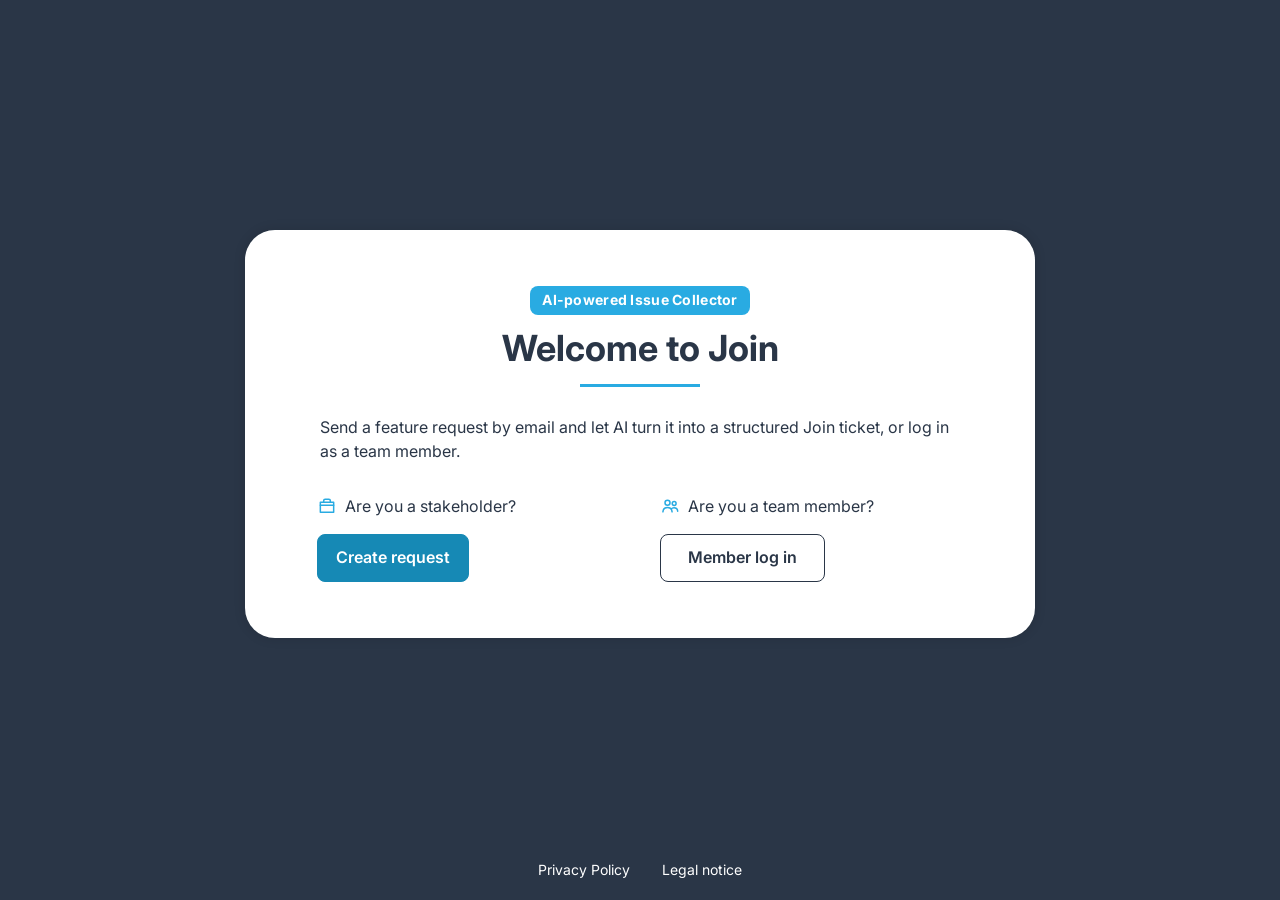
<file: index.html>
<!DOCTYPE html>
<html lang="en" class="stakeholder-choice-root">
<head>
   <meta charset="UTF-8" />
   <meta name="viewport" content="width=device-width, initial-scale=1, viewport-fit=cover" />
   <title>Welcome | Join</title>
   <link rel="icon" href="./assets/icons/desktop/logoFavicon.svg" type="image/svg+xml" />
   <link rel="stylesheet" href="./styles/standard.css" />
   <link rel="stylesheet" href="./style.css" />
   <link rel="stylesheet" href="./styles/stakeholder.css?v=20260926" />
</head>
<body class="stakeholder-page stakeholder-page--choice">
   <main class="choice-shell">
      <section class="choice-card" aria-labelledby="welcome-title">
         <p class="choice-card__eyebrow">AI-powered Issue Collector</p>
         <h1 id="welcome-title" class="choice-card__title">Welcome to Join</h1>
         <span class="choice-card__line" aria-hidden="true"></span>
         <p class="choice-card__intro">Send a feature request by email and let AI turn it into a structured Join ticket, or log in as a team member.</p>
         <div class="choice-card__actions">
            <div class="choice-card__option">
               <p><img class="choice-card__role-icon" src="./assets/icons/desktop/stakeholder-request.svg" alt="" /> Are you a stakeholder?</p>
               <a class="stakeholder-button stakeholder-button--primary stakeholder-button--compact" href="./templates/stakeholder.html">Create request</a>
            </div>
            <div class="choice-card__option">
               <p><img class="choice-card__role-icon" src="./assets/icons/desktop/team-member.svg" alt="" /> Are you a team member?</p>
               <a class="stakeholder-button stakeholder-button--secondary" href="./templates/login.html">Member log in</a>
            </div>
         </div>
      </section>
   </main>
   <footer class="stakeholder-footer">
      <a href="./templates/privacy-Policy.html?from=welcome">Privacy Policy</a>
      <a href="./templates/legalnotice.html?from=welcome">Legal notice</a>
   </footer>
</body>
</html>
</file>
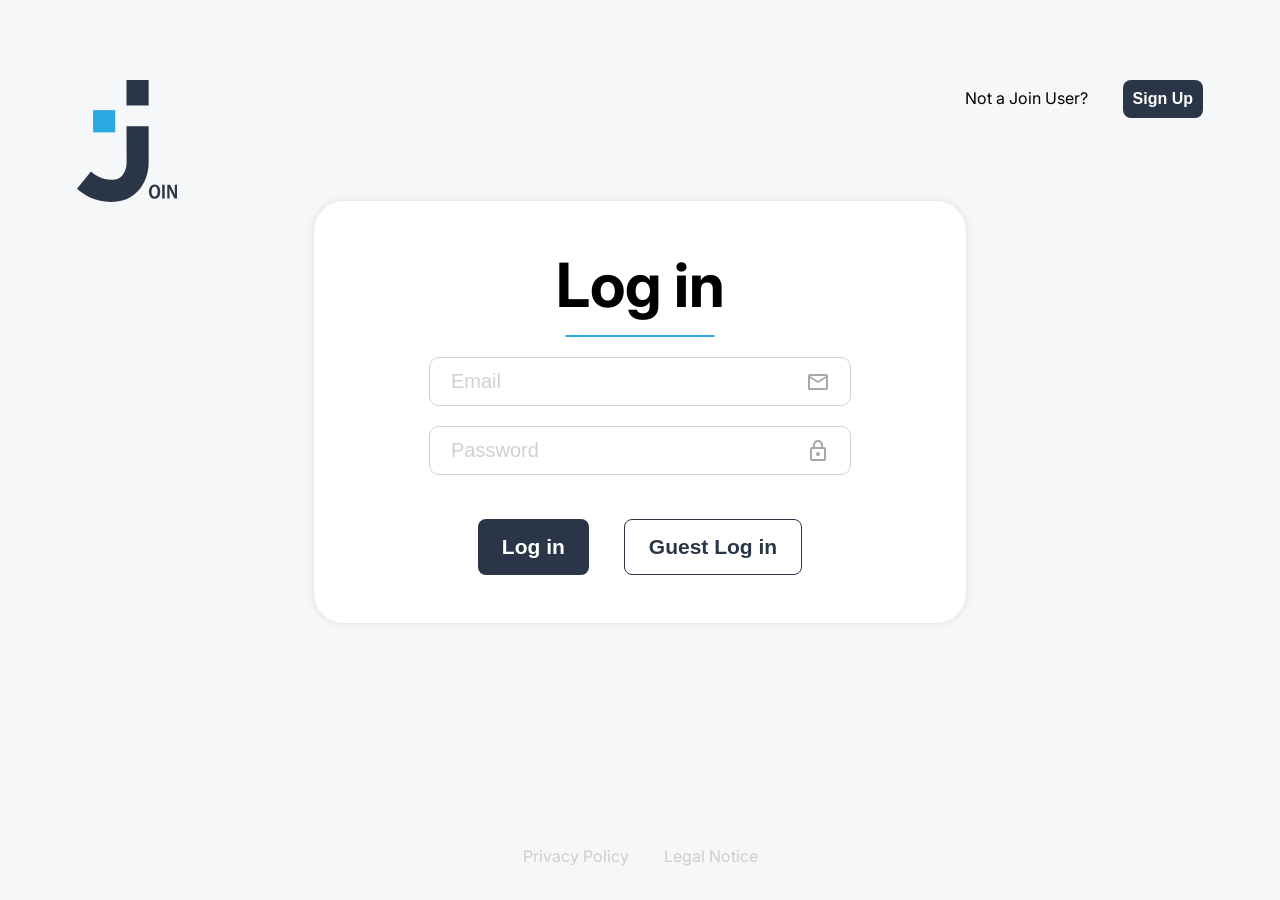
<file: templates/add-task.html>
<!DOCTYPE html>
<html lang="de">
   <head>
      <meta charset="UTF-8" />
      <meta name="viewport" content="width=device-width, initial-scale=1.0" />
      <title>Join</title>

      <link
         rel="icon"
         href="../assets/icons/desktop/logoFavicon.svg"
         type="image/svg+xml"
         media="(prefers-color-scheme: light)" />
      <link
         rel="icon"
         href="../assets/icons/desktop/logo.svg"
         type="image/svg+xml"
         media="(prefers-color-scheme: dark)" />

      <script src="../scripts/global-auth-routing.js"></script>
      <script src="../script.js"></script>
      <script src="../scripts/tasks/saveTask.js"></script>
      <script src="../scripts/tasks/saveTask-success-redirect.js"></script>
      <script src="../scripts/tasks/add-task-validation.js"></script>
      <script src="../scripts/tasks/add-task.js"></script>
      <script src="../scripts/template.js"></script>
      <script src="../scripts/tasks/date-picker.js"></script>
      <script src="../scripts/tasks/date-picker-init.js"></script>
      <script src="../scripts/tasks/dropdownCategory.js"></script>
      <script src="../scripts/tasks/dropdownAssigned-initials.js"></script>
      <script src="../scripts/tasks/dropdownAssigned.js"></script>
      <script src="../scripts/tasks/dropdownAssigned-ui.js"></script>
      <script src="../scripts/tasks/dropdownAssigned-init.js"></script>
      <script src="../scripts/tasks/add-taskAssets.js"></script>
      <script src="../scripts/tasks/add-taskSubtasks.js"></script>

      <link rel="stylesheet" href="../styles/standard.css" />
      <link rel="stylesheet" href="../style.css" />
      <link rel="stylesheet" href="../styles/components/navigation.css" />
      <link rel="stylesheet" href="../styles/components/header.css" />
      <link rel="stylesheet" href="../styles/components/dropdown.css" />
      <link rel="stylesheet" href="../styles/components/app-shell.css" />
      <link rel="stylesheet" href="../styles/components/app-shell-responsive.css" />
      <link rel="stylesheet" href="../styles/add-task/layout.css" />
      <link rel="stylesheet" href="../styles/add-task/controls.css" />
      <link rel="stylesheet" href="../styles/add-task/buttons.css" />
      <link rel="stylesheet" href="../styles/add-task/responsive.css" />
   </head>
   <body>
     
      <nav class="navBar">
         <header class="navBar__logo logo">
            <img
               class="logoIcon"
               src="../assets/icons/desktop/logo.svg"
               alt="Logo" />
         </header>
         <main class="navBar__menu">
            <ul class="navBar__list list">
               <li class="navBar__quicklink quicklink" id="nav-summary">
                  <img
                     src="../assets/icons/desktop/summary.svg"
                     alt=""
                     class="quicklink__icon" />
                  <span>Summary</span>
               </li>
               <li
                  class="navBar__quicklink navBar__quicklink--active"
                  id="nav-add-task">
                  <img
                     src="../assets/icons/desktop/addTask.svg"
                     alt=""
                     class="quicklink__icon" />
                  <span>Add Task</span>
               </li>
               <li class="navBar__quicklink quicklink" id="nav-board">
                  <img
                     src="../assets/icons/desktop/board.svg"
                     alt=""
                     class="quicklink__icon" />
                  <span>Board</span>
               </li>
               <li class="navBar__quicklink quicklink" id="nav-contacts">
                  <img
                     src="../assets/icons/desktop/contacts.svg"
                     alt=""
                     class="quicklink__icon" />
                  <span>Contacts</span>
               </li>
            </ul>
         </main>
         <footer class="navBar__legalInformation">
            <p class="legalInformation" id="nav-Privacy-Policy">
               Privacy Policy
            </p>
            <p class="legalInformation" id="nav-Legal-Notice">Legal Notice</p>
         </footer>
      </nav>
      <section class="mainArea">
         <header class="header">
            <div class="header_flex-instructions topBar">
               <img
                  src="../assets/icons/desktop/Dark_Logo.svg"
                  alt="Logo"
                  class="logo__dark" />
               <span class="topBar__name">Kanban Project Management Tool</span>
               <section class="topBar__loginHelp">
                  <img
                     src="../assets/icons/desktop/help.svg"
                     alt="Help Icon"
                     class="help__icon"
                     id="help" />
                  <span id="login__initials" class="login__initials"></span>
               </section>
            </div>
         </header>
         <div id="dropdownMenu" class="header__dropdown">
            <ul class="header__dropdown-quicklinks">
               <li class="header__dropdown-quicklink" id="dropdownHelp">
                  Help
               </li>
               <li
                  class="header__dropdown-quicklink"
                  id="dropdownPrivacyPolicy">
                  Privacy Policy
               </li>
               <li class="header__dropdown-quicklink" id="dropdownLegalNotice">
                  Legal Notice
               </li>
               <li class="header__dropdown-quicklink" id="dropdownLog">
                  Log out
               </li>
            </ul>
         </div>
         <main class="main content_max-width">
            <div class="main_flex-instructions">
               <section class="headline">
                  <div class="headline_tasks">
                     <h1 class="headline__name">Add Task</h1>
                  </div>
               </section>
               <section class="add-task__form-information">
                  <form class="add-task__overview">
                     <section class="add-task__information-group">
                        <section class="add-task__input-group">
                           <label for="addTaskTitle" class="add-task__label">
                              Title
                              <span class="add-task__label--required">*</span>
                           </label>
                           <div
                              class="add-task__input-field add-task__input-field--required">
                              <input
                                 type="text"
                                 name="title"
                                 id="addTaskTitle"
                                 placeholder="Enter a title"
                                 autocomplete="off"
                                 class="add-task__input add-task__input--text add-task__input--title" />
                              <span class="add-task__input--required"
                                 >This field is required</span
                              >
                           </div>
                        </section>
                        <section class="add-task__input-group">
                           <label
                              for="addTaskDescription"
                              class="add-task__label">
                              Description
                           </label>
                           <div
                              class="add-task__input-field add-task__input-field--textarea">
                              <textarea
                                 name="description"
                                 id="addTaskDescription"
                                 placeholder="Enter a description"
                                 class="add-task__input add-task__input--textarea"></textarea>
                              <img
                                 src="../assets/icons/desktop/cursorChangingSize.svg"
                                 alt=""
                                 class="add-task__textarea-resize" />
                              <span class="add-task__input--required"
                                 >This field is required</span
                              >
                           </div>
                        </section>
                        <section class="add-task__input-group">
                           <label for="addTaskDate" class="add-task__label">
                              Due Date
                              <span class="add-task__label--required">*</span>
                           </label>
                           <div
                              class="add-task__input-field add-task__input-field--required">
                              <div class="date-picker" id="datePicker">
                                 <input
                                    type="text"
                                    name="date"
                                    id="addTaskDate"
                                    class="add-task__input add-task__input--date"
                                    placeholder="dd/mm/yyyy"
                                    autocomplete="off"
                                    readonly />
                                 <button
                                    type="button"
                                    class="date-picker__toggle"
                                    aria-label="Open calendar"></button>
                                 <div
                                    class="date-picker__panel"
                                    id="datePickerPanel"
                                    aria-hidden="true">
                                    <div class="date-picker__header">
                                       <button
                                          type="button"
                                          class="date-picker__nav"
                                          data-action="prev"
                                          aria-label="Previous month">
                                          ‹
                                       </button>
                                       <span
                                          class="date-picker__month"
                                          id="datePickerMonth"></span>
                                       <button
                                          type="button"
                                          class="date-picker__nav"
                                          data-action="next"
                                          aria-label="Next month">
                                          ›
                                       </button>
                                    </div>
                                    <div class="date-picker__weekdays">
                                       <span>Mo</span>
                                       <span>Di</span>
                                       <span>Mi</span>
                                       <span>Do</span>
                                       <span>Fr</span>
                                       <span>Sa</span>
                                       <span>So</span>
                                    </div>
                                    <div
                                       class="date-picker__days"
                                       id="datePickerDays"></div>
                                 </div>
                              </div>
                              <span class="add-task__input--required"
                                 >This field is required</span
                              >
                           </div>
                        </section>
                     </section>
                     <img
                        src="../assets/icons/desktop/addTask__dividingLine.svg"
                        alt="Dividing Line"
                        class="add-task__dividing-line" />
                     <section
                        class="add-task__information-group add-task__information-group--selection">
                        <section class="add-task__input-group">
                           <label class="add-task__label">Priority</label>
                           <div
                              class="add-task__priority-field"
                              id="addTaskPriority">
                              <section
                                 class="add-task__priority-option add-task__priority-option--urgent">
                                 <span class="add-task__priority-label"
                                    >Urgent</span
                                 >
                                 <svg
                                    class="add-task__priority-icon"
                                    width="20"
                                    height="15"
                                    viewBox="0 0 20 15"
                                    fill="none"
                                    xmlns="http://www.w3.org/2000/svg">
                                    <g clip-path="url(#clip0_156_921)">
                                       <path
                                          class="add-task__priority-icon--secondary"
                                          d="M18.9043 14.5096C18.6696 14.51 18.4411 14.4351 18.2522 14.2961L10.0001 8.21288L1.74809 14.2961C1.63224 14.3816 1.50066 14.4435 1.36086 14.4783C1.22106 14.513 1.07577 14.5199 0.933305 14.4986C0.790837 14.4772 0.653973 14.428 0.530528 14.3538C0.407083 14.2796 0.299474 14.1818 0.213845 14.0661C0.128216 13.9503 0.0662437 13.8188 0.0314671 13.6791C-0.00330956 13.5394 -0.0102098 13.3943 0.0111604 13.2519C0.0543195 12.9644 0.21001 12.7058 0.443982 12.533L9.34809 5.96249C9.53679 5.8229 9.76536 5.74756 10.0001 5.74756C10.2349 5.74756 10.4635 5.8229 10.6522 5.96249L19.5563 12.533C19.7422 12.6699 19.8801 12.862 19.9503 13.0819C20.0204 13.3018 20.0193 13.5382 19.9469 13.7573C19.8746 13.9765 19.7349 14.1673 19.5476 14.3024C19.3604 14.4375 19.1352 14.51 18.9043 14.5096Z"
                                          fill="#FF3D00" />
                                       <path
                                          class="add-task__priority-icon--secondary"
                                          d="M18.9043 8.76057C18.6696 8.76097 18.4411 8.68612 18.2522 8.54702L10.0002 2.46386L1.7481 8.54702C1.51412 8.71983 1.22104 8.79269 0.93331 8.74956C0.645583 8.70643 0.386785 8.55086 0.213849 8.31706C0.0409137 8.08326 -0.0319941 7.79039 0.011165 7.50288C0.054324 7.21536 0.210015 6.95676 0.443986 6.78395L9.3481 0.213471C9.5368 0.0738799 9.76537 -0.00146484 10.0002 -0.00146484C10.2349 -0.00146484 10.4635 0.0738799 10.6522 0.213471L19.5563 6.78395C19.7422 6.92087 19.8801 7.11298 19.9503 7.33286C20.0204 7.55274 20.0193 7.78914 19.947 8.00832C19.8746 8.22751 19.7349 8.41826 19.5476 8.55335C19.3604 8.68844 19.1352 8.76096 18.9043 8.76057Z"
                                          fill="#FF3D00" />
                                    </g>
                                    <defs>
                                       <clipPath id="clip0_156_921">
                                          <rect
                                             width="20"
                                             height="14.5098"
                                             fill="white" />
                                       </clipPath>
                                    </defs>
                                 </svg>
                              </section>
                              <section
                                 class="add-task__priority-option add-task__priority-option--medium add-task__priority-option--active">
                                 <span class="add-task__priority-label"
                                    >Medium</span
                                 >
                                 <svg
                                    class="add-task__priority-icon"
                                    width="20"
                                    height="8"
                                    viewBox="0 0 20 8"
                                    fill="none"
                                    xmlns="http://www.w3.org/2000/svg">
                                    <g clip-path="url(#clip0_156_928)">
                                       <path
                                          class="add-task__priority-icon--secondary"
                                          d="M18.9041 7.45086H1.09589C0.805242 7.45086 0.526498 7.33456 0.320979 7.12755C0.11546 6.92054 0 6.63977 0 6.34701C0 6.05425 0.11546 5.77349 0.320979 5.56647C0.526498 5.35946 0.805242 5.24316 1.09589 5.24316H18.9041C19.1948 5.24316 19.4735 5.35946 19.679 5.56647C19.8845 5.77349 20 6.05425 20 6.34701C20 6.63977 19.8845 6.92054 19.679 7.12755C19.4735 7.33456 19.1948 7.45086 18.9041 7.45086Z"
                                          fill="#FFA800" />
                                       <path
                                          class="add-task__priority-icon--secondary"
                                          d="M18.9041 2.2077H1.09589C0.805242 2.2077 0.526498 2.0914 0.320979 1.88439C0.11546 1.67738 0 1.39661 0 1.10385C0 0.81109 0.11546 0.530322 0.320979 0.32331C0.526498 0.116298 0.805242 0 1.09589 0L18.9041 0C19.1948 0 19.4735 0.116298 19.679 0.32331C19.8845 0.530322 20 0.81109 20 1.10385C20 1.39661 19.8845 1.67738 19.679 1.88439C19.4735 2.0914 19.1948 2.2077 18.9041 2.2077Z"
                                          fill="#FFA800" />
                                    </g>
                                    <defs>
                                       <clipPath id="clip0_156_928">
                                          <rect
                                             width="20"
                                             height="7.45098"
                                             fill="white" />
                                       </clipPath>
                                    </defs>
                                 </svg>
                              </section>
                              <section
                                 class="add-task__priority-option add-task__priority-option--low">
                                 <span class="add-task__priority-label"
                                    >Low</span
                                 >
                                 <svg
                                    class="add-task__priority-icon"
                                    width="20"
                                    height="15"
                                    viewBox="0 0 20 15"
                                    fill="none"
                                    xmlns="http://www.w3.org/2000/svg">
                                    <path
                                       class="add-task__priority-icon--secondary"
                                       d="M10 8.76077C9.7654 8.76118 9.53687 8.68634 9.34802 8.54726L0.444913 1.97752C0.329075 1.89197 0.231235 1.78445 0.15698 1.66111C0.0827245 1.53777 0.033508 1.40102 0.0121402 1.25868C-0.031014 0.971193 0.0418855 0.678356 0.214802 0.444584C0.387718 0.210811 0.646486 0.0552534 0.934181 0.0121312C1.22188 -0.0309911 1.51493 0.0418545 1.74888 0.214643L10 6.29712L18.2511 0.214643C18.367 0.129087 18.4985 0.0671675 18.6383 0.0324205C18.7781 -0.00232646 18.9234 -0.00922079 19.0658 0.0121312C19.2083 0.0334832 19.3451 0.0826633 19.4685 0.156864C19.592 0.231064 19.6996 0.328831 19.7852 0.444584C19.8708 0.560336 19.9328 0.691806 19.9676 0.831488C20.0023 0.97117 20.0092 1.11633 19.9879 1.25868C19.9665 1.40102 19.9173 1.53777 19.843 1.66111C19.7688 1.78445 19.6709 1.89197 19.5551 1.97752L10.652 8.54726C10.4631 8.68634 10.2346 8.76118 10 8.76077Z"
                                       fill="#7AE229" />
                                    <path
                                       class="add-task__priority-icon--secondary"
                                       d="M10 14.5093C9.7654 14.5097 9.53687 14.4349 9.34802 14.2958L0.444913 7.72606C0.210967 7.55327 0.0552944 7.29469 0.0121402 7.00721C-0.031014 6.71973 0.0418855 6.42689 0.214802 6.19312C0.387718 5.95935 0.646486 5.80379 0.934181 5.76067C1.22188 5.71754 1.51493 5.79039 1.74888 5.96318L10 12.0457L18.2511 5.96318C18.4851 5.79039 18.7781 5.71754 19.0658 5.76067C19.3535 5.80379 19.6123 5.95935 19.7852 6.19312C19.9581 6.42689 20.031 6.71973 19.9879 7.00721C19.9447 7.29469 19.789 7.55327 19.5551 7.72606L10.652 14.2958C10.4631 14.4349 10.2346 14.5097 10 14.5093Z"
                                       fill="#7AE229" />
                                 </svg>
                              </section>
                           </div>
                        </section>
                        <section class="add-task__input-group">
                           <label for="addTaskAssignedInput" class="add-task__label">
                              Assigned to
                           </label>
                           <div class="add-task__select-wrapper">
                              <section
                                 id="addTaskAssigned"
                                 class="add-task__select add-task__select--assigned">
                                 <span class="add-task__select-value"
                                    >Select contacts to assign</span
                                 >
                                 <input
                                    type="text"
                                    id="addTaskAssignedSearch"
                                    class="add-task__select-input"
                                    placeholder="To: "
                                    autocomplete="off"
                                    style="display: none" />
                                 <svg
                                    class="add-task__select-arrow"
                                    width="24"
                                    height="24"
                                    viewBox="0 0 24 24"
                                    fill="none"
                                    xmlns="http://www.w3.org/2000/svg">
                                    <mask
                                       id="mask0_75597_14124"
                                       style="mask-type: alpha"
                                       maskUnits="userSpaceOnUse"
                                       x="0"
                                       y="0"
                                       width="24"
                                       height="24">
                                       <rect
                                          width="24"
                                          height="24"
                                          fill="#D9D9D9" />
                                    </mask>
                                    <g mask="url(#mask0_75597_14124)">
                                       <path
                                          d="M11.3005 14.3L8.70046 11.7C8.3838 11.3833 8.31296 11.0208 8.48796 10.6125C8.66296 10.2042 8.97546 10 9.42546 10H14.5755C15.0255 10 15.338 10.2042 15.513 10.6125C15.688 11.0208 15.6171 11.3833 15.3005 11.7L12.7005 14.3C12.6005 14.4 12.4921 14.475 12.3755 14.525C12.2588 14.575 12.1338 14.6 12.0005 14.6C11.8671 14.6 11.7421 14.575 11.6255 14.525C11.5088 14.475 11.4005 14.4 11.3005 14.3Z"
                                          fill="#2A3647" />
                                    </g>
                                 </svg>
                              </section>
                              <input
                                 type="hidden"
                                 id="addTaskAssignedInput"
                                 name="assigned" />
                              <div
                                 class="add-task__assigned-initials"
                                 id="addTaskAssignedInitials"></div>
                              <ul
                                 class="add-task__select-menu add-task__select-menu--assigned"
                                 id="addTaskAssignedMenu"
                                 role="listbox">
                              </ul>
                           </div>
                        </section>
                        <section class="add-task__selection-group">
                           <section
                              class="add-task__input-group add-task__input-group--required">
                              <label for="addTaskCategoryInput" class="add-task__label">
                                 Category
                                 <span class="add-task__label--required"
                                    >*</span
                                 >
                              </label>
                              <div
                                 class="add-task__input-field add-task__input-field--required add-task__input-field--select">
                                 <div class="add-task__select-wrapper">
                                    <section
                                       id="addTaskCategory"
                                       class="add-task__select add-task__select--category">
                                       <span class="add-task__select-value"
                                          >Select task category</span
                                       >
                                       <svg
                                          class="add-task__select-arrow"
                                          width="24"
                                          height="24"
                                          viewBox="0 0 24 24"
                                          fill="none"
                                          xmlns="http://www.w3.org/2000/svg">
                                          <mask
                                             id="mask0_75597_14125"
                                             style="mask-type: alpha"
                                             maskUnits="userSpaceOnUse"
                                             x="0"
                                             y="0"
                                             width="24"
                                             height="24">
                                             <rect
                                                width="24"
                                                height="24"
                                                fill="#D9D9D9" />
                                          </mask>
                                          <g mask="url(#mask0_75597_14125)">
                                             <path
                                                d="M11.3005 14.3L8.70046 11.7C8.3838 11.3833 8.31296 11.0208 8.48796 10.6125C8.66296 10.2042 8.97546 10 9.42546 10H14.5755C15.0255 10 15.338 10.2042 15.513 10.6125C15.688 11.0208 15.6171 11.3833 15.3005 11.7L12.7005 14.3C12.6005 14.4 12.4921 14.475 12.3755 14.525C12.2588 14.575 12.1338 14.6 12.0005 14.6C11.8671 14.6 11.7421 14.575 11.6255 14.525C11.5088 14.475 11.4005 14.4 11.3005 14.3Z"
                                                fill="#2A3647" />
                                          </g>
                                       </svg>
                                    </section>
                                    <input
                                       type="hidden"
                                       id="addTaskCategoryInput"
                                       name="category" />
                                    <ul
                                       class="add-task__select-menu add-task__select-menu--category"
                                       id="addTaskCategoryMenu"
                                       role="listbox">
                                       <li
                                          class="add-task__select-option"
                                          data-value="technical">
                                          Technical Task
                                       </li>
                                       <li
                                          class="add-task__select-option"
                                          data-value="user-story">
                                          User Story
                                       </li>
                                       <li
                                          class="add-task__select-option"
                                          data-value="bug">
                                          Bug
                                       </li>
                                    </ul>
                                 </div>
                                 <span class="add-task__input--required"
                                    >This field is required</span
                                 >
                              </div>
                           </section>
                           <section
                              class="add-task__input-group add-task__input-group--subtasks">
                              <label
                                 for="addTaskSubtasks"
                                 class="add-task__label">
                                 Subtasks
                              </label>
                              <div class="add-task__subtask-field">
                                 <input
                                    type="text"
                                    id="addTaskSubtasks"
                                    placeholder="Add new Subtask"
                                    autocomplete="off"
                                    class="add-task__input add-task__input--text add-task__input--subtasks" />
                                 <div class="add-task__subtask-actions">
                                    <button
                                       type="button"
                                       class="add-task__subtask-button"
                                       data-action="clear">
                                       <img
                                          src="../assets/icons/desktop/close.svg"
                                          alt=""
                                          class="add-task__subtask-icon" />
                                    </button>
                                    <span
                                       class="add-task__subtask-dividingline"></span>
                                    <button
                                       type="button"
                                       class="add-task__subtask-button"
                                       data-action="add">
                                       <img
                                          src="../assets/icons/desktop/check.svg"
                                          alt=""
                                          class="add-task__subtask-icon" />
                                    </button>
                                 </div>
                              </div>
                              <ul class="add-task__subtask-list"></ul>
                           </section>
                        </section>
                     </section>
                  </form>
                  <section class="add-task__required-hint-mobile">
                     <span class="add-task__required-symbol">*</span>
                     <span class="add-task__required-text"
                        >This field is required</span
                     >
                  </section>
                  <section class="add-task__footer">
                     <div class="add-task__required-hint">
                        <span class="add-task__required-symbol">*</span>
                        <span class="add-task__required-text"
                           >This field is required</span
                        >
                     </div>
                     <div class="add-task__form-buttons">
                        <button
                           class="add-task__button add-task__button--cancel">
                           Clear
                           <svg
                              class="add-task__cancel"
                              width="24"
                              height="24"
                              viewBox="0 0 24 24"
                              fill="none"
                              xmlns="http://www.w3.org/2000/svg">
                              <mask
                                 id="mask0_75592_9957"
                                 style="mask-type: alpha"
                                 maskUnits="userSpaceOnUse"
                                 x="0"
                                 y="0"
                                 width="24"
                                 height="24">
                                 <rect width="24" height="24" fill="#D9D9D9" />
                              </mask>
                              <g mask="url(#mask0_75592_9957)">
                                 <path
                                    class="add-task__cancel--secondary"
                                    d="M11.9998 13.4L7.0998 18.3C6.91647 18.4834 6.68314 18.575 6.3998 18.575C6.11647 18.575 5.88314 18.4834 5.6998 18.3C5.51647 18.1167 5.4248 17.8834 5.4248 17.6C5.4248 17.3167 5.51647 17.0834 5.6998 16.9L10.5998 12L5.6998 7.10005C5.51647 6.91672 5.4248 6.68338 5.4248 6.40005C5.4248 6.11672 5.51647 5.88338 5.6998 5.70005C5.88314 5.51672 6.11647 5.42505 6.3998 5.42505C6.68314 5.42505 6.91647 5.51672 7.0998 5.70005L11.9998 10.6L16.8998 5.70005C17.0831 5.51672 17.3165 5.42505 17.5998 5.42505C17.8831 5.42505 18.1165 5.51672 18.2998 5.70005C18.4831 5.88338 18.5748 6.11672 18.5748 6.40005C18.5748 6.68338 18.4831 6.91672 18.2998 7.10005L13.3998 12L18.2998 16.9C18.4831 17.0834 18.5748 17.3167 18.5748 17.6C18.5748 17.8834 18.4831 18.1167 18.2998 18.3C18.1165 18.4834 17.8831 18.575 17.5998 18.575C17.3165 18.575 17.0831 18.4834 16.8998 18.3L11.9998 13.4Z"
                                    fill="#2A3647" />
                              </g>
                           </svg>
                        </button>
                        <button
                           class="add-task__button add-task__button--create">
                           Create Task
                           <svg
                              width="24"
                              height="24"
                              viewBox="0 0 24 24"
                              fill="none"
                              xmlns="http://www.w3.org/2000/svg">
                              <mask
                                 id="mask0_75592_9963"
                                 style="mask-type: alpha"
                                 maskUnits="userSpaceOnUse"
                                 x="0"
                                 y="0"
                                 width="24"
                                 height="24">
                                 <rect width="24" height="24" fill="#D9D9D9" />
                              </mask>
                              <g mask="url(#mask0_75592_9963)">
                                 <path
                                    d="M9.55021 15.15L18.0252 6.675C18.2252 6.475 18.4627 6.375 18.7377 6.375C19.0127 6.375 19.2502 6.475 19.4502 6.675C19.6502 6.875 19.7502 7.1125 19.7502 7.3875C19.7502 7.6625 19.6502 7.9 19.4502 8.1L10.2502 17.3C10.0502 17.5 9.81687 17.6 9.55021 17.6C9.28354 17.6 9.05021 17.5 8.85021 17.3L4.55021 13C4.35021 12.8 4.25437 12.5625 4.26271 12.2875C4.27104 12.0125 4.37521 11.775 4.57521 11.575C4.77521 11.375 5.01271 11.275 5.28771 11.275C5.56271 11.275 5.80021 11.375 6.00021 11.575L9.55021 15.15Z"
                                    fill="#fff" />
                              </g>
                           </svg>
                        </button>
                     </div>
                  </section>
               </section>
            </div>
         </main>
      </section>
   </body>
</html>
</file>
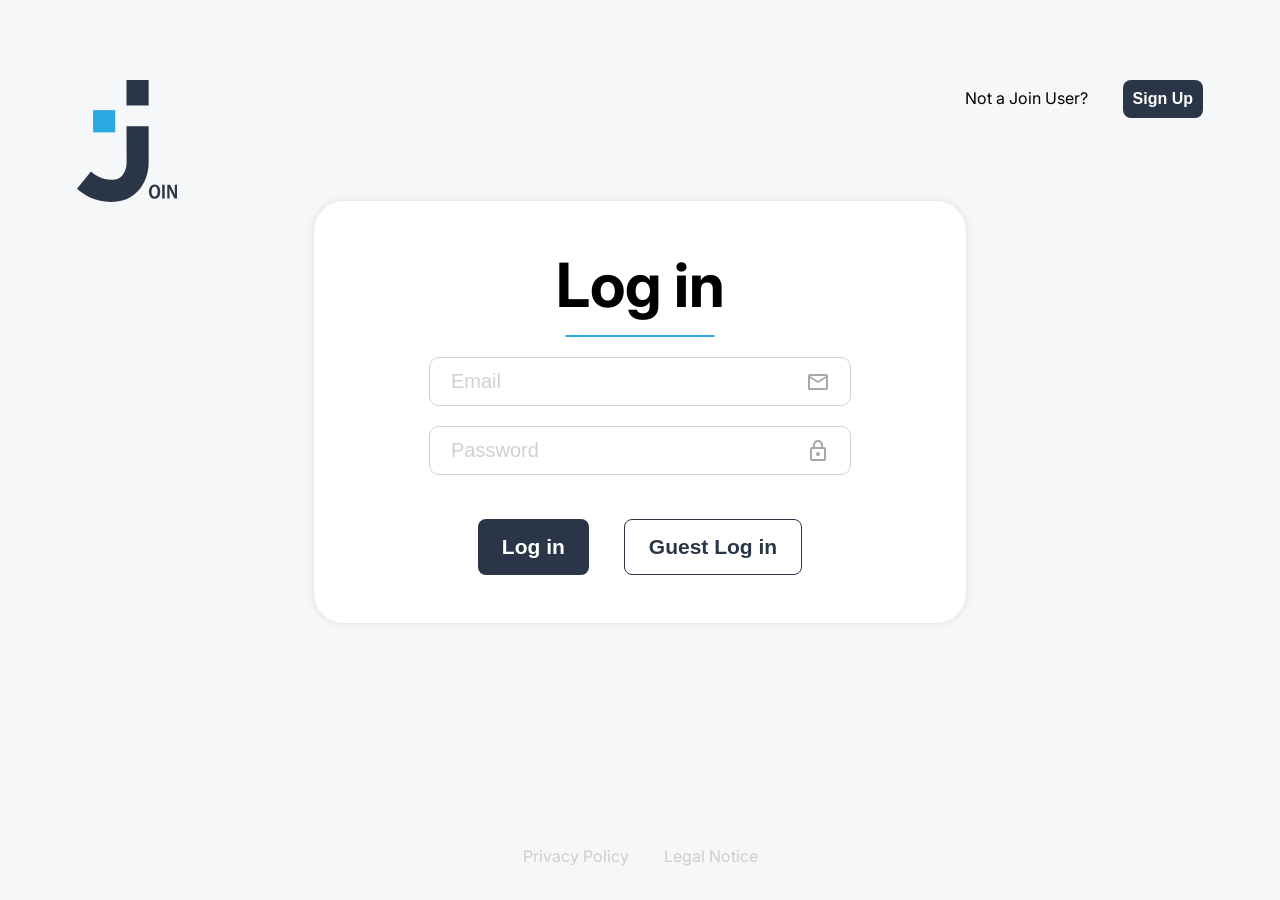
<file: templates/board.html>
<!DOCTYPE html>
<html lang="de">

<head>
   <meta charset="UTF-8" />
   <meta name="viewport" content="width=device-width, initial-scale=1.0" />
   <title>Join</title>

   <link rel="icon" href="../assets/icons/desktop/logoFavicon.svg" type="image/svg+xml"
      media="(prefers-color-scheme: light)" />
   <link rel="icon" href="../assets/icons/desktop/logo.svg" type="image/svg+xml" media="(prefers-color-scheme: dark)" />

   <script src="../scripts/global-auth-routing.js"></script>
   <script src="../script.js"></script>
   <script src="../scripts/tasks/saveTask.js?v=20260920b"></script>
   <script src="../scripts/tasks/saveTask-success-redirect.js"></script>
   <script src="../scripts/template.js"></script>
   <script src="../scripts/board/board-data.js"></script>
   <script src="../scripts/board/board-cards.js?v=20261004"></script>
   <script src="../scripts/board/board-mobile-move-menu.js"></script>
   <script src="../scripts/board/board-cards-render.js"></script>
   <script src="../scripts/board/board-dragdrop.js"></script>
   <script src="../scripts/board/board-task-detail-form.js?v=20261004"></script>
   <script src="../scripts/board/board-task-detail-render.js?v=20261004b"></script>
   <script src="../scripts/board/board-task-detail.js"></script>
   <script src="../scripts/board/board.js"></script>
   <script src="../scripts/tasks/add-task-validation.js"></script>
   <script src="../scripts/tasks/add-task.js"></script>
   <script src="../scripts/tasks/date-picker.js"></script>
   <script src="../scripts/tasks/date-picker-init.js"></script>
   <script src="../scripts/tasks/dropdownCategory.js"></script>
   <script src="../scripts/tasks/dropdownAssigned-initials.js"></script>
   <script src="../scripts/tasks/dropdownAssigned.js"></script>
   <script src="../scripts/tasks/dropdownAssigned-ui.js"></script>
   <script src="../scripts/tasks/dropdownAssigned-init.js"></script>
   <script src="../scripts/tasks/add-taskAssets.js"></script>
   <script src="../scripts/tasks/add-taskSubtasks.js"></script>

   <link rel="stylesheet" href="../styles/standard.css" />
   <link rel="stylesheet" href="../style.css" />
   <link rel="stylesheet" href="../styles/components/navigation.css" />
   <link rel="stylesheet" href="../styles/components/header.css" />
   <link rel="stylesheet" href="../styles/components/dropdown.css" />
   <link rel="stylesheet" href="../styles/components/app-shell.css" />
   <link rel="stylesheet" href="../styles/components/app-shell-responsive.css?v=20260922" />
   <link rel="stylesheet" href="../styles/components/buttons.css" />
   <link rel="stylesheet" href="../styles/add-task/layout.css" />
   <link rel="stylesheet" href="../styles/add-task/controls.css" />
   <link rel="stylesheet" href="../styles/add-task/buttons.css" />
   <link rel="stylesheet" href="../styles/add-task/responsive.css" />
   <link rel="stylesheet" href="../styles/board/layout.css" />
   <link rel="stylesheet" href="../styles/board/controls.css" />
   <link rel="stylesheet" href="../styles/board/cards.css" />
   <link rel="stylesheet" href="../styles/board/task-detail.css?v=20261004b" />
   <link rel="stylesheet" href="../styles/board/responsive.css?v=20260929c" />
   <link rel="stylesheet" href="../styles/add-task/board-dialog.css?v=20261004" />
</head>

<body>

   <nav class="navBar">
      <header class="navBar__logo logo">
         <img class="logoIcon" src="../assets/icons/desktop/logo.svg" alt="Logo" />
      </header>
      <main class="navBar__menu">
         <ul class="navBar__list list">
            <li class="navBar__quicklink quicklink" id="nav-summary">
               <img src="../assets/icons/desktop/summary.svg" alt="" class="quicklink__icon" />
               <span>Summary</span>
            </li>
            <li class="navBar__quicklink quicklink" id="nav-add-task">
               <img src="../assets/icons/desktop/addTask.svg" alt="" class="quicklink__icon" />
               <span>Add Task</span>
            </li>
            <li class="navBar__quicklink navBar__quicklink--active" id="nav-board">
               <img src="../assets/icons/desktop/board.svg" alt="" class="quicklink__icon" />
               <span>Board</span>
            </li>
            <li class="navBar__quicklink quicklink" id="nav-contacts">
               <img src="../assets/icons/desktop/contacts.svg" alt="" class="quicklink__icon" />
               <span>Contacts</span>
            </li>
         </ul>
      </main>
      <footer class="navBar__legalInformation">
         <p class="legalInformation" id="nav-Privacy-Policy">
            Privacy Policy
         </p>
         <p class="legalInformation" id="nav-Legal-Notice">Legal Notice</p>
      </footer>
   </nav>
   <section class="mainArea">
      <header class="header">
         <div class="header_flex-instructions topBar">
            <img src="../assets/icons/desktop/Dark_Logo.svg" alt="Logo" class="logo__dark" />
            <span class="topBar__name">Kanban Project Management Tool</span>
            <section class="topBar__loginHelp">
               <img src="../assets/icons/desktop/help.svg" alt="Help Icon" class="help__icon" id="help" />
               <span id="login__initials" class="login__initials"></span>
            </section>
         </div>
      </header>
      <div id="dropdownMenu" class="header__dropdown">
         <ul class="header__dropdown-quicklinks">
            <li class="header__dropdown-quicklink" id="dropdownHelp">
               Help
            </li>
            <li class="header__dropdown-quicklink" id="dropdownPrivacyPolicy">
               Privacy Policy
            </li>
            <li class="header__dropdown-quicklink" id="dropdownLegalNotice">
               Legal Notice
            </li>
            <li class="header__dropdown-quicklink" id="dropdownLog">
               Log out
            </li>
         </ul>
      </div>
      <main class="main content_max-width">
         <div class="main_flex-instructions">
            <section class="headline">
               <div class="headline_board">
                  <div class="board-actions">
                     <h1 class="headline__name">Board</h1>
                     <div class="board-controls">
                        <div class="find-task">
                           <input id="findTaskInput" class="find-task__input" type="text" placeholder="Find Task"
                              aria-label="Find Task" />
                           <div class="board-controls--desktop">
                              <span class="find-task__divider"></span>
                              <button class="find-task__button" aria-label="Search">
                                 <img class="find-task__icon" src="../assets/icons/desktop/search.png" alt="" />
                              </button>
                           </div>
                        </div>

                        <button onclick="openDialog()" class="add-task-btn">
                           <span>Add task</span>
                           <img class="add-task-btn__icon" src="../assets/icons/desktop/add.png" alt="" />
                        </button>
                     </div>
                  </div>
                  <div class="find-task--mobile">
                     <input id="findTaskInputMobile" class="find-task__input" type="text" placeholder="Find Task"
                        aria-label="Find Task" />
                     <div class="board-controls--mobile">
                        <span class="find-task__divider"></span>
                        <button class="find-task__button" aria-label="Search">
                           <img class="find-task__icon" src="../assets/icons/desktop/search.png" alt="" />
                        </button>
                     </div>
                  </div>
               </div>
            </section>

            <section class="board-task-grid">
               <div class="board-task-column" id="column-triage">
                  <div class="board-column">
                     <h2 class="board-column__title">Triage</h2>
                     <button class="board-column__add" data-status="triage" aria-label="Add triage task">
                        <img class="board-column__add-icon" src="../assets/icons/desktop/plus button.svg" alt="" />
                     </button>
                  </div>
                  <div class="board-task-directory-scroll">
                     <div class="board-task-directory" id="TriageTask">
                        <div class="board-task-placeholder">No tasks in Triage</div>
                     </div>
                  </div>
               </div>
               <div class="board-task-column" id="column-todo">
                  <div class="board-column">
                     <h2 class="board-column__title">To do</h2>
                     <button class="board-column__add" data-status="todo" aria-label="Add to do">
                        <img class="board-column__add-icon" src="../assets/icons/desktop/plus button.svg" alt="" />
                     </button>
                  </div>
                  <div class="board-task-directory-scroll">
                     <div class="board-task-directory" id="TodoTask">
                        <div class="board-task-placeholder">
                           No tasks To do
                        </div>
                     </div>
                  </div>
               </div>
               <div class="board-task-column" id="column-in-progress">
                  <div class="board-column">
                     <h2 class="board-column__title">In progress</h2>
                     <button class="board-column__add" data-status="in-progress" aria-label="Add in progress">
                        <img class="board-column__add-icon" src="../assets/icons/desktop/plus button.svg" alt="" />
                     </button>
                  </div>
                  <div class="board-task-directory-scroll">
                     <div class="board-task-directory" id="InProgressTask">
                        <div class="board-task-placeholder">
                           No tasks In progress
                        </div>
                     </div>
                  </div>
               </div>
               <div class="board-task-column" id="column-await-feedback">
                  <div class="board-column">
                     <h2 class="board-column__title">Await feedback</h2>
                     <button class="board-column__add" data-status="await-feedback" aria-label="Add await feedback">
                        <img class="board-column__add-icon" src="../assets/icons/desktop/plus button.svg" alt="" />
                     </button>
                  </div>
                  <div class="board-task-directory-scroll">
                     <div class="board-task-directory" id="AwaitTask">
                        <div class="board-task-placeholder">
                           No tasks Await feedback
                        </div>
                     </div>
                  </div>
               </div>
               <div class="board-task-column" id="column-done">
                  <div class="board-column">
                     <h2 class="board-column__title">Done</h2>
                     <span class="board-column__placeholder" aria-hidden="true"></span>
                  </div>
                  <div class="board-task-directory-scroll">
                     <div class="board-task-directory" id="DoneTask">
                        <div class="board-task-placeholder">
                           No tasks Done
                        </div>
                     </div>
                  </div>
               </div>
            </section>
         </div>
      </main>
      <dialog id="addTaskDialog" class="addtaskDialog">
         <div class="dialog_flex-instructions">
            <section class="headline--board">
               <div class="headline__board">
                  <h1 id="addTaskDialogTitle" class="headline__name">
                     Add Task
                  </h1>
                  <button class="add-task__close-button" aria-label="Close Add Task Form" onclick="closeDialog()">
                     <img src="../assets/icons/desktop/close.svg" alt="Close Icon" class="add-task__close-icon" />
                  </button>
               </div>
            </section>
            <section class="add-task__form-information">
               <form class="add-task__overview">
                  <section class="add-task__information-group">
                     <section class="add-task__input-group">
                        <label for="addTaskTitle" class="add-task__label">
                           Title
                           <span class="add-task__label--required">*</span>
                        </label>
                        <div class="add-task__input-field add-task__input-field--required">
                           <input type="text" name="title" id="addTaskTitle" placeholder="Enter a title"
                              autocomplete="off" class="add-task__input add-task__input--text add-task__input--title" />
                           <span class="add-task__input--required">This field is required</span>
                        </div>
                     </section>
                     <section class="add-task__input-group">
                        <label for="addTaskDescription" class="add-task__label">
                           Description
                        </label>
                        <div class="add-task__input-field add-task__input-field--textarea">
                           <textarea name="description" id="addTaskDescription" placeholder="Enter a description"
                              class="add-task__input add-task__input--textarea"></textarea>
                           <img src="../assets/icons/desktop/cursorChangingSize.svg" alt=""
                              class="add-task__textarea-resize" />
                           <span class="add-task__input--required">This field is required</span>
                        </div>
                     </section>
                     <section class="add-task__input-group">
                        <label for="addTaskDate" class="add-task__label">
                           Due Date
                           <span class="add-task__label--required">*</span>
                        </label>
                        <div class="add-task__input-field add-task__input-field--required">
                           <div class="date-picker" id="datePicker">
                              <input type="text" name="date" id="addTaskDate"
                                 class="add-task__input add-task__input--date" placeholder="dd/mm/yyyy"
                                 autocomplete="off" readonly />
                              <button type="button" class="date-picker__toggle" aria-label="Open calendar"></button>
                              <div class="date-picker__panel" id="datePickerPanel" aria-hidden="true">
                                 <div class="date-picker__header">
                                    <button type="button" class="date-picker__nav" data-action="prev"
                                       aria-label="Previous month">
                                       ‹
                                    </button>
                                    <span class="date-picker__month" id="datePickerMonth"></span>
                                    <button type="button" class="date-picker__nav" data-action="next"
                                       aria-label="Next month">
                                       ›
                                    </button>
                                 </div>
                                 <div class="date-picker__weekdays">
                                    <span>Mo</span>
                                    <span>Di</span>
                                    <span>Mi</span>
                                    <span>Do</span>
                                    <span>Fr</span>
                                    <span>Sa</span>
                                    <span>So</span>
                                 </div>
                                 <div class="date-picker__days" id="datePickerDays"></div>
                              </div>
                           </div>
                           <span class="add-task__input--required">This field is required</span>
                        </div>
                     </section>
                  </section>
                  <img src="../assets/icons/desktop/addTask__dividingLine.svg" alt="Dividing Line"
                     class="add-task__dividing-line" />
                  <section class="add-task__information-group add-task__information-group--selection">
                     <section class="add-task__input-group">
                        <label class="add-task__label">Priority</label>
                        <div class="add-task__priority-field" id="addTaskPriority">
                           <section class="add-task__priority-option add-task__priority-option--urgent">
                              <span class="add-task__priority-label">Urgent</span>
                              <svg class="add-task__priority-icon" width="20" height="15" viewBox="0 0 20 15"
                                 fill="none" xmlns="http://www.w3.org/2000/svg">
                                 <g clip-path="url(#clip0_156_921)">
                                    <path class="add-task__priority-icon--secondary"
                                       d="M18.9043 14.5096C18.6696 14.51 18.4411 14.4351 18.2522 14.2961L10.0001 8.21288L1.74809 14.2961C1.63224 14.3816 1.50066 14.4435 1.36086 14.4783C1.22106 14.513 1.07577 14.5199 0.933305 14.4986C0.790837 14.4772 0.653973 14.428 0.530528 14.3538C0.407083 14.2796 0.299474 14.1818 0.213845 14.0661C0.128216 13.9503 0.0662437 13.8188 0.0314671 13.6791C-0.00330956 13.5394 -0.0102098 13.3943 0.0111604 13.2519C0.0543195 12.9644 0.21001 12.7058 0.443982 12.533L9.34809 5.96249C9.53679 5.8229 9.76536 5.74756 10.0001 5.74756C10.2349 5.74756 10.4635 5.8229 10.6522 5.96249L19.5563 12.533C19.7422 12.6699 19.8801 12.862 19.9503 13.0819C20.0204 13.3018 20.0193 13.5382 19.9469 13.7573C19.8746 13.9765 19.7349 14.1673 19.5476 14.3024C19.3604 14.4375 19.1352 14.51 18.9043 14.5096Z"
                                       fill="#FF3D00" />
                                    <path class="add-task__priority-icon--secondary"
                                       d="M18.9043 8.76057C18.6696 8.76097 18.4411 8.68612 18.2522 8.54702L10.0002 2.46386L1.7481 8.54702C1.51412 8.71983 1.22104 8.79269 0.93331 8.74956C0.645583 8.70643 0.386785 8.55086 0.213849 8.31706C0.0409137 8.08326 -0.0319941 7.79039 0.011165 7.50288C0.054324 7.21536 0.210015 6.95676 0.443986 6.78395L9.3481 0.213471C9.5368 0.0738799 9.76537 -0.00146484 10.0002 -0.00146484C10.2349 -0.00146484 10.4635 0.0738799 10.6522 0.213471L19.5563 6.78395C19.7422 6.92087 19.8801 7.11298 19.9503 7.33286C20.0204 7.55274 20.0193 7.78914 19.947 8.00832C19.8746 8.22751 19.7349 8.41826 19.5476 8.55335C19.3604 8.68844 19.1352 8.76096 18.9043 8.76057Z"
                                       fill="#FF3D00" />
                                 </g>
                                 <defs>
                                    <clipPath id="clip0_156_921">
                                       <rect width="20" height="14.5098" fill="white" />
                                    </clipPath>
                                 </defs>
                              </svg>
                           </section>
                           <section
                              class="add-task__priority-option add-task__priority-option--medium add-task__priority-option--active">
                              <span class="add-task__priority-label">Medium</span>
                              <svg class="add-task__priority-icon" width="20" height="8" viewBox="0 0 20 8" fill="none"
                                 xmlns="http://www.w3.org/2000/svg">
                                 <g clip-path="url(#clip0_156_928)">
                                    <path class="add-task__priority-icon--secondary"
                                       d="M18.9041 7.45086H1.09589C0.805242 7.45086 0.526498 7.33456 0.320979 7.12755C0.11546 6.92054 0 6.63977 0 6.34701C0 6.05425 0.11546 5.77349 0.320979 5.56647C0.526498 5.35946 0.805242 5.24316 1.09589 5.24316H18.9041C19.1948 5.24316 19.4735 5.35946 19.679 5.56647C19.8845 5.77349 20 6.05425 20 6.34701C20 6.63977 19.8845 6.92054 19.679 7.12755C19.4735 7.33456 19.1948 7.45086 18.9041 7.45086Z"
                                       fill="#FFA800" />
                                    <path class="add-task__priority-icon--secondary"
                                       d="M18.9041 2.2077H1.09589C0.805242 2.2077 0.526498 2.0914 0.320979 1.88439C0.11546 1.67738 0 1.39661 0 1.10385C0 0.81109 0.11546 0.530322 0.320979 0.32331C0.526498 0.116298 0.805242 0 1.09589 0L18.9041 0C19.1948 0 19.4735 0.116298 19.679 0.32331C19.8845 0.530322 20 0.81109 20 1.10385C20 1.39661 19.8845 1.67738 19.679 1.88439C19.4735 2.0914 19.1948 2.2077 18.9041 2.2077Z"
                                       fill="#FFA800" />
                                 </g>
                                 <defs>
                                    <clipPath id="clip0_156_928">
                                       <rect width="20" height="7.45098" fill="white" />
                                    </clipPath>
                                 </defs>
                              </svg>
                           </section>
                           <section class="add-task__priority-option add-task__priority-option--low">
                              <span class="add-task__priority-label">Low</span>
                              <svg class="add-task__priority-icon" width="20" height="15" viewBox="0 0 20 15"
                                 fill="none" xmlns="http://www.w3.org/2000/svg">
                                 <path class="add-task__priority-icon--secondary"
                                    d="M10 8.76077C9.7654 8.76118 9.53687 8.68634 9.34802 8.54726L0.444913 1.97752C0.329075 1.89197 0.231235 1.78445 0.15698 1.66111C0.0827245 1.53777 0.033508 1.40102 0.0121402 1.25868C-0.031014 0.971193 0.0418855 0.678356 0.214802 0.444584C0.387718 0.210811 0.646486 0.0552534 0.934181 0.0121312C1.22188 -0.0309911 1.51493 0.0418545 1.74888 0.214643L10 6.29712L18.2511 0.214643C18.367 0.129087 18.4985 0.0671675 18.6383 0.0324205C18.7781 -0.00232646 18.9234 -0.00922079 19.0658 0.0121312C19.2083 0.0334832 19.3451 0.0826633 19.4685 0.156864C19.592 0.231064 19.6996 0.328831 19.7852 0.444584C19.8708 0.560336 19.9328 0.691806 19.9676 0.831488C20.0023 0.97117 20.0092 1.11633 19.9879 1.25868C19.9665 1.40102 19.9173 1.53777 19.843 1.66111C19.7688 1.78445 19.6709 1.89197 19.5551 1.97752L10.652 8.54726C10.4631 8.68634 10.2346 8.76118 10 8.76077Z"
                                    fill="#7AE229" />
                                 <path class="add-task__priority-icon--secondary"
                                    d="M10 14.5093C9.7654 14.5097 9.53687 14.4349 9.34802 14.2958L0.444913 7.72606C0.210967 7.55327 0.0552944 7.29469 0.0121402 7.00721C-0.031014 6.71973 0.0418855 6.42689 0.214802 6.19312C0.387718 5.95935 0.646486 5.80379 0.934181 5.76067C1.22188 5.71754 1.51493 5.79039 1.74888 5.96318L10 12.0457L18.2511 5.96318C18.4851 5.79039 18.7781 5.71754 19.0658 5.76067C19.3535 5.80379 19.6123 5.95935 19.7852 6.19312C19.9581 6.42689 20.031 6.71973 19.9879 7.00721C19.9447 7.29469 19.789 7.55327 19.5551 7.72606L10.652 14.2958C10.4631 14.4349 10.2346 14.5097 10 14.5093Z"
                                    fill="#7AE229" />
                              </svg>
                           </section>
                        </div>
                     </section>
                     <section class="add-task__input-group">
                        <label for="addTaskAssignedInput" class="add-task__label">
                           Assigned to
                        </label>
                        <div class="add-task__select-wrapper">
                           <section id="addTaskAssigned" class="add-task__select add-task__select--assigned">
                              <span class="add-task__select-value">Select contacts to assign</span>
                              <input type="text" id="addTaskAssignedSearch" class="add-task__select-input"
                                 placeholder="To: " autocomplete="off" style="display: none" />
                              <svg class="add-task__select-arrow" width="24" height="24" viewBox="0 0 24 24" fill="none"
                                 xmlns="http://www.w3.org/2000/svg">
                                 <mask id="mask0_75597_14124" style="mask-type: alpha" maskUnits="userSpaceOnUse" x="0"
                                    y="0" width="24" height="24">
                                    <rect width="24" height="24" fill="#D9D9D9" />
                                 </mask>
                                 <g mask="url(#mask0_75597_14124)">
                                    <path
                                       d="M11.3005 14.3L8.70046 11.7C8.3838 11.3833 8.31296 11.0208 8.48796 10.6125C8.66296 10.2042 8.97546 10 9.42546 10H14.5755C15.0255 10 15.338 10.2042 15.513 10.6125C15.688 11.0208 15.6171 11.3833 15.3005 11.7L12.7005 14.3C12.6005 14.4 12.4921 14.475 12.3755 14.525C12.2588 14.575 12.1338 14.6 12.0005 14.6C11.8671 14.6 11.7421 14.575 11.6255 14.525C11.5088 14.475 11.4005 14.4 11.3005 14.3Z"
                                       fill="#2A3647" />
                                 </g>
                              </svg>
                           </section>
                           <input type="hidden" id="addTaskAssignedInput" name="assigned" />
                           <div class="add-task__assigned-initials" id="addTaskAssignedInitials"></div>
                           <ul class="add-task__select-menu add-task__select-menu--assigned" id="addTaskAssignedMenu"
                              role="listbox"></ul>
                        </div>
                     </section>
                     <section class="add-task__selection-group">
                        <section class="add-task__input-group add-task__input-group--required">
                           <label for="addTaskCategoryInput" class="add-task__label">
                              Category
                              <span class="add-task__label--required">*</span>
                           </label>
                           <div
                              class="add-task__input-field add-task__input-field--required add-task__input-field--select">
                              <div class="add-task__select-wrapper">
                                 <section id="addTaskCategory" class="add-task__select add-task__select--category">
                                    <span class="add-task__select-value">Select task category</span>
                                    <svg class="add-task__select-arrow" width="24" height="24" viewBox="0 0 24 24"
                                       fill="none" xmlns="http://www.w3.org/2000/svg">
                                       <mask id="mask0_75597_14125" style="mask-type: alpha" maskUnits="userSpaceOnUse"
                                          x="0" y="0" width="24" height="24">
                                          <rect width="24" height="24" fill="#D9D9D9" />
                                       </mask>
                                       <g mask="url(#mask0_75597_14125)">
                                          <path
                                             d="M11.3005 14.3L8.70046 11.7C8.3838 11.3833 8.31296 11.0208 8.48796 10.6125C8.66296 10.2042 8.97546 10 9.42546 10H14.5755C15.0255 10 15.338 10.2042 15.513 10.6125C15.688 11.0208 15.6171 11.3833 15.3005 11.7L12.7005 14.3C12.6005 14.4 12.4921 14.475 12.3755 14.525C12.2588 14.575 12.1338 14.6 12.0005 14.6C11.8671 14.6 11.7421 14.575 11.6255 14.525C11.5088 14.475 11.4005 14.4 11.3005 14.3Z"
                                             fill="#2A3647" />
                                       </g>
                                    </svg>
                                 </section>
                                 <input type="hidden" id="addTaskCategoryInput" name="category" />
                                 <ul class="add-task__select-menu add-task__select-menu--category"
                                    id="addTaskCategoryMenu" role="listbox">
                                    <li class="add-task__select-option" data-value="technical">
                                       Technical Task
                                    </li>
                                    <li class="add-task__select-option" data-value="user-story">
                                       User Story
                                    </li>
                                    <li class="add-task__select-option" data-value="bug">
                                       Bug
                                    </li>
                                 </ul>
                              </div>
                              <span class="add-task__input--required">This field is required</span>
                           </div>
                        </section>
                        <section class="add-task__input-group add-task__input-group--subtasks">
                           <label for="addTaskSubtasks" class="add-task__label">
                              Subtasks
                           </label>
                           <div class="add-task__subtask-field">
                              <input type="text" id="addTaskSubtasks" placeholder="Add new Subtask" autocomplete="off"
                                 class="add-task__input add-task__input--text add-task__input--subtasks" />
                              <div class="add-task__subtask-actions">
                                 <button type="button" class="add-task__subtask-button" data-action="clear">
                                    <img src="../assets/icons/desktop/close.svg" alt=""
                                       class="add-task__subtask-icon" />
                                 </button>
                                 <span class="add-task__subtask-dividingline"></span>
                                 <button type="button" class="add-task__subtask-button" data-action="add">
                                    <img src="../assets/icons/desktop/check.svg" alt=""
                                       class="add-task__subtask-icon" />
                                 </button>
                              </div>
                           </div>
                           <ul class="add-task__subtask-list"></ul>
                        </section>
                     </section>
                  </section>
               </form>
               <section class="add-task__footer">
                  <div class="add-task__required-hint">
                     <span class="add-task__required-symbol">*</span>
                     <span class="add-task__required-text">This field is required</span>
                  </div>
                  <div class="add-task__form-buttons">
                     <button class="add-task__button add-task__button--cancel">
                        Clear
                        <svg class="add-task__cancel" width="24" height="24" viewBox="0 0 24 24" fill="none"
                           xmlns="http://www.w3.org/2000/svg">
                           <mask id="mask0_75592_9957" style="mask-type: alpha" maskUnits="userSpaceOnUse" x="0" y="0"
                              width="24" height="24">
                              <rect width="24" height="24" fill="#D9D9D9" />
                           </mask>
                           <g mask="url(#mask0_75592_9957)">
                              <path class="add-task__cancel--secondary"
                                 d="M11.9998 13.4L7.0998 18.3C6.91647 18.4834 6.68314 18.575 6.3998 18.575C6.11647 18.575 5.88314 18.4834 5.6998 18.3C5.51647 18.1167 5.4248 17.8834 5.4248 17.6C5.4248 17.3167 5.51647 17.0834 5.6998 16.9L10.5998 12L5.6998 7.10005C5.51647 6.91672 5.4248 6.68338 5.4248 6.40005C5.4248 6.11672 5.51647 5.88338 5.6998 5.70005C5.88314 5.51672 6.11647 5.42505 6.3998 5.42505C6.68314 5.42505 6.91647 5.51672 7.0998 5.70005L11.9998 10.6L16.8998 5.70005C17.0831 5.51672 17.3165 5.42505 17.5998 5.42505C17.8831 5.42505 18.1165 5.51672 18.2998 5.70005C18.4831 5.88338 18.5748 6.11672 18.5748 6.40005C18.5748 6.68338 18.4831 6.91672 18.2998 7.10005L13.3998 12L18.2998 16.9C18.4831 17.0834 18.5748 17.3167 18.5748 17.6C18.5748 17.8834 18.4831 18.1167 18.2998 18.3C18.1165 18.4834 17.8831 18.575 17.5998 18.575C17.3165 18.575 17.0831 18.4834 16.8998 18.3L11.9998 13.4Z"
                                 fill="#2A3647" />
                           </g>
                        </svg>
                     </button>
                     <button class="add-task__button add-task__button--create">
                        <span class="add-task__button-text">Create Task</span>
                        <svg width="24" height="24" viewBox="0 0 24 24" fill="none" xmlns="http://www.w3.org/2000/svg">
                           <mask id="mask0_75592_9963" style="mask-type: alpha" maskUnits="userSpaceOnUse" x="0" y="0"
                              width="24" height="24">
                              <rect width="24" height="24" fill="#D9D9D9" />
                           </mask>
                           <g mask="url(#mask0_75592_9963)">
                              <path
                                 d="M9.55021 15.15L18.0252 6.675C18.2252 6.475 18.4627 6.375 18.7377 6.375C19.0127 6.375 19.2502 6.475 19.4502 6.675C19.6502 6.875 19.7502 7.1125 19.7502 7.3875C19.7502 7.6625 19.6502 7.9 19.4502 8.1L10.2502 17.3C10.0502 17.5 9.81687 17.6 9.55021 17.6C9.28354 17.6 9.05021 17.5 8.85021 17.3L4.55021 13C4.35021 12.8 4.25437 12.5625 4.26271 12.2875C4.27104 12.0125 4.37521 11.775 4.57521 11.575C4.77521 11.375 5.01271 11.275 5.28771 11.275C5.56271 11.275 5.80021 11.375 6.00021 11.575L9.55021 15.15Z"
                                 fill="#fff" />
                           </g>
                        </svg>
                     </button>
                  </div>
               </section>
            </section>
         </div>
      </dialog>
      <dialog id="taskDetailDialog" class="task-detail-dialog">
         <article class="task-detail">
            <header class="task-detail__header">
               <div class="task-detail__topline">
                  <span id="taskDetailCategory" class="task-detail__label">Technical Task</span>
                  <span id="taskDetailAiBadge" class="task-detail__ai-badge" hidden>
                     <img src="../assets/icons/desktop/ai-generated.svg" alt="" />
                     AI-generated ticket
                  </span>
               </div>
               <button id="taskDetailClose" class="task-detail__close" aria-label="Close task details">
                  <img src="../assets/icons/desktop/close.svg" alt="" />
               </button>
            </header>

            <section class="task-detail__content">
               <h2 id="taskDetailTitle" class="task-detail__title"></h2>
               <p id="taskDetailDescription" class="task-detail__description"></p>

               <div class="task-detail__field task-detail__creator">
                  <span id="taskDetailCreatorType" class="task-detail__creator-badge">
                     <img id="taskDetailCreatorIcon" class="task-detail__creator-icon" src="../assets/icons/desktop/external-globe.svg" alt="" />
                     <span id="taskDetailCreatorTypeText">Internal</span>
                  </span>
                  <span class="task-detail__creator-details">
                     <span class="task-detail__field-label">Creator:</span>
                     <span id="taskDetailCreatorName" class="task-detail__creator-name"></span>
                     <span class="task-detail__creator-email-row">
                        <img class="task-detail__creator-email-icon" src="../assets/icons/desktop/mail.svg" alt="" />
                        <a id="taskDetailCreatorEmail" class="task-detail__creator-email" href="#">Team member</a>
                     </span>
                  </span>
               </div>

               <div class="task-detail__field">
                  <span class="task-detail__field-label">Due date:</span>
                  <span id="taskDetailDate" class="task-detail__field-value"></span>
               </div>

               <div class="task-detail__field">
                  <span class="task-detail__field-label">Priority:</span>
                  <span class="task-detail__priority">
                     <span id="taskDetailPriorityText"></span>
                     <img id="taskDetailPriorityIcon" src="" alt="" />
                  </span>
               </div>

               <div class="task-detail__group">
                  <h3 class="task-detail__group-title">Assigned To:</h3>
                  <ul id="taskDetailAssignedList" class="task-detail__assigned-list"></ul>
               </div>

               <div class="task-detail__group">
                  <h3 class="task-detail__group-title">Subtasks</h3>
                  <ul id="taskDetailSubtasksList" class="task-detail__subtasks-list"></ul>
               </div>
            </section>

            <footer class="task-detail__footer">
               <button id="taskDetailDelete" class="task-detail__action-btn">
                  <img src="../assets/icons/desktop/subtask__trash.svg" alt="">
                  <span>Delete</span>
               </button>

               <span class="task-detail__divider"></span>

               <button id="taskDetailEdit" class="task-detail__action-btn">
                  <img src="../assets/icons/desktop/subtask__pencil.svg" alt="">
                  <span>Edit</span>
               </button>
            </footer>
         </article>
      </dialog>
   </section>
</body>
</file>
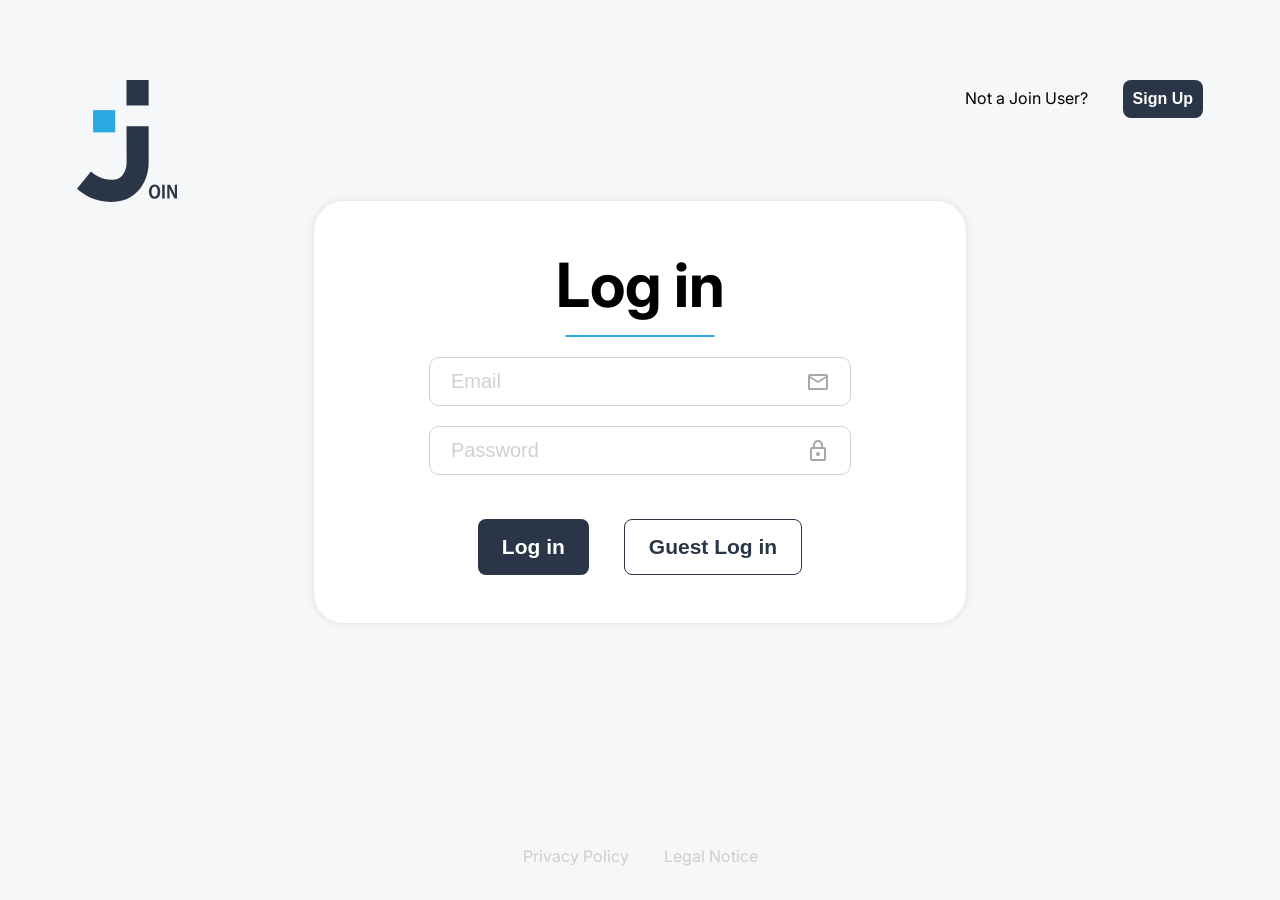
<file: templates/contacts.html>
<!DOCTYPE html>
<html lang="de">
   <head>
      <meta charset="UTF-8" />
      <meta name="viewport" content="width=device-width, initial-scale=1.0" />
      <title>Join</title>

      <link
         rel="icon"
         href="../assets/icons/desktop/logoFavicon.svg"
         type="image/svg+xml"
         media="(prefers-color-scheme: light)" />
      <link
         rel="icon"
         href="../assets/icons/desktop/logo.svg"
         type="image/svg+xml"
         media="(prefers-color-scheme: dark)" />

      <script src="../scripts/global-auth-routing.js"></script>
      <script src="../script.js"></script>
      <script src="../scripts/template.js"></script>

      <link rel="stylesheet" href="../styles/standard.css" />
      <link rel="stylesheet" href="../style.css" />
      <link rel="stylesheet" href="../styles/components/navigation.css" />
      <link rel="stylesheet" href="../styles/components/header.css" />
      <link rel="stylesheet" href="../styles/components/dropdown.css" />
      <link rel="stylesheet" href="../styles/components/app-shell.css" />
      <link
         rel="stylesheet"
         href="../styles/components/app-shell-responsive.css" />
      <link rel="stylesheet" href="../styles/components/buttons.css" />
      <link rel="stylesheet" href="../styles/contacts/layout.css" />
      <link rel="stylesheet" href="../styles/contacts/buttons.css" />
      <link rel="stylesheet" href="../styles/contacts/modal.css?v=20260929c" />
      <link rel="stylesheet" href="../styles/contacts/responsive.css?v=20260929c" />
   </head>
   <body>
      
      <nav class="navBar">
         <header class="navBar__logo logo">
            <img
               class="logoIcon"
               src="../assets/icons/desktop/logo.svg"
               alt="Logo" />
         </header>
         <main class="navBar__menu">
            <ul class="navBar__list list">
               <li class="navBar__quicklink quicklink" id="nav-summary">
                  <img
                     src="../assets/icons/desktop/summary.svg"
                     alt=""
                     class="quicklink__icon" />
                  <span>Summary</span>
               </li>
               <li class="navBar__quicklink quicklink" id="nav-add-task">
                  <img
                     src="../assets/icons/desktop/addTask.svg"
                     alt=""
                     class="quicklink__icon" />
                  <span>Add Task</span>
               </li>
               <li class="navBar__quicklink quicklink" id="nav-board">
                  <img
                     src="../assets/icons/desktop/board.svg"
                     alt=""
                     class="quicklink__icon" />
                  <span>Board</span>
               </li>
               <li
                  class="navBar__quicklink navBar__quicklink--active"
                  id="nav-contacts">
                  <img
                     src="../assets/icons/desktop/contacts.svg"
                     alt=""
                     class="quicklink__icon" />
                  <span>Contacts</span>
               </li>
            </ul>
         </main>
         <footer class="navBar__legalInformation">
            <p class="legalInformation" id="nav-Privacy-Policy">
               Privacy Policy
            </p>
            <p class="legalInformation" id="nav-Legal-Notice">Legal Notice</p>
         </footer>
      </nav>
      <section class="mainArea">
         <header class="header">
            <div class="header_flex-instructions topBar">
               <img
                  src="../assets/icons/desktop/Dark_Logo.svg"
                  alt="Logo"
                  class="logo__dark" />
               <span class="topBar__name">Kanban Project Management Tool</span>
               <section class="topBar__loginHelp">
                  <img
                     src="../assets/icons/desktop/help.svg"
                     alt="Help Icon"
                     class="help__icon"
                     id="help" />
                  <span id="login__initials" class="login__initials"></span>
               </section>
            </div>
         </header>
         <div id="dropdownMenu" class="header__dropdown">
            <ul class="header__dropdown-quicklinks">
               <li class="header__dropdown-quicklink" id="dropdownHelp">
                  Help
               </li>
               <li
                  class="header__dropdown-quicklink"
                  id="dropdownPrivacyPolicy">
                  Privacy Policy
               </li>
               <li class="header__dropdown-quicklink" id="dropdownLegalNotice">
                  Legal Notice
               </li>
               <li class="header__dropdown-quicklink" id="dropdownLog">
                  Log out
               </li>
            </ul>
         </div>
         <main class="main content_max-width">
            <div class="main_flex-instructions">
               <section class="headline">
                  <div class="headline_contacts">
                     <h1 class="headline__name">Contacts</h1>
                  </div>
               </section>

               <div class="main-container">
                  <section class="contacts-list">
                     <div class="contacts-list__header">
                        <button id="btn-add-contact" class="add-task-btn" onclick="openOverlay()">
                           <span>Add new contact</span>
                           <img
                              class="add-task-btn__icon"
                              src="../assets/icons/desktop/person_add.svg"
                              alt="" />
                        </button>
                     </div>
                     <div id="contacts-list-content"></div>
                  </section>

                  <section class="contacts-detail">
                     <button
                        type="button"
                        id="btn-back-to-list"
                        class="page-back-btn page-back-btn--mobile-only d-none"
                        aria-label="Zur Kontaktliste zurück">
                        <img
                           src="../assets/icons/desktop/arrowBack.svg"
                           alt=""
                           class="page-back-btn__icon" />
                     </button>
                     <div id="detail-empty">
                        <div class="headline_summary contacts-detail__empty-headline">
                           <h1 class="headline__name">Contacts</h1>
                           <img
                              src="../assets/icons/desktop/headline__dividingLine.svg"
                              alt="line"
                              class="vertical-line-contacts" />
                           <h3 class="headline__description">Better with a team</h3>
                           <img
                              class="horizontal-Line-contacts"
                              src="../assets/icons/desktop/login__dividingLine.svg"
                              alt="Line" />
                        </div>
                     </div>

                     <div id="detail-view" class="detail-view d-none">
                        <div class="detail-header">
                           <div id="detail-initials" class="initials-big"></div>
                           <div class="detail-meta">
                              <h2 id="detail-name"></h2>
                              <div class="detail-actions">
                                 <button
                                    type="button"
                                    id="btn-edit"
                                    class="detail-action detail-action--edit">
                                    <img
                                       src="../assets/icons/desktop/subtask__pencil.svg"
                                       alt=""
                                       class="detail-action__icon detail-action__icon--default" />
                                    <img
                                       src="../assets/icons/desktop/editHover.svg"
                                       alt=""
                                       class="detail-action__icon detail-action__icon--hover" />
                                    <span>Edit</span>
                                 </button>
                                 <button
                                    type="button"
                                    id="btn-delete"
                                    class="detail-action delete-link">
                                    <img
                                       src="../assets/icons/desktop/subtask__trash.svg"
                                       alt=""
                                       class="detail-action__icon detail-action__icon--default" />
                                    <img
                                       src="../assets/icons/desktop/deleteHover.svg"
                                       alt=""
                                       class="detail-action__icon detail-action__icon--hover" />
                                    <span>Delete</span>
                                 </button>
                              </div>
                           </div>
                        </div>
                        <div class="detail-info">
                           <h3>Contact Information</h3>
                           <div class="detail-info-item">
                              <strong>Email</strong>
                              <a id="detail-email" href=""></a>
                           </div>
                           <div class="detail-info-item">
                              <strong>Phone</strong>
                              <span id="detail-phone"></span>
                           </div>
                        </div>
                     </div>
                     <button
                        type="button"
                        id="btn-contact-detail-menu"
                        aria-label="Kontakt Aktionen"
                        hidden>
                        <img
                           class="btn-add-contact__icon"
                           src="../assets/icons/desktop/more_vert.svg"
                           alt="" />
                     </button>
                     <div id="contact-detail-menu" class="contact-detail-menu d-none">
                        <button
                           type="button"
                           id="btn-contact-detail-edit"
                           class="contact-detail-menu__item">
                           <img
                              src="../assets/icons/desktop/subtask__pencil.svg"
                              alt=""
                              class="contact-detail-menu__icon" />
                           <span>Edit</span>
                        </button>
                        <button
                           type="button"
                           id="btn-contact-detail-delete"
                           class="contact-detail-menu__item">
                           <img
                              src="../assets/icons/desktop/subtask__trash.svg"
                              alt=""
                              class="contact-detail-menu__icon" />
                           <span>Delete</span>
                        </button>
                     </div>
                  </section>
               </div>

               <div id="overlay" class="overlay d-none" onclick="closeOverlay()">
                  <div class="overlay-content" onclick="event.stopPropagation()">
                     <button
                        type="button"
                        class="contact-modal__close"
                        onclick="closeOverlay()"
                        aria-label="Close contact dialog">
                        <img src="../assets/icons/desktop/close.svg" alt="" />
                     </button>

                     <div class="contact-modal__brand">
                        <img
                           src="../assets/icons/desktop/logo.svg"
                           alt="Join Logo"
                           class="contact-modal__logo" />
                        <h2 id="contact-form-title">Add Contact</h2>
                        <p>Tasks are better with a team!</p>
                        <span class="contact-modal__divider"></span>
                     </div>
                     <div class="contact-modal__body">
                        <form id="contact-form" class="contact-modal__form">
                           <div class="contact-modal__avatar" aria-hidden="true">
                              <img
                                 src="../assets/icons/desktop/person_white.svg"
                                 alt="" />
                              <span class="contact-modal__avatar-initials"></span>
                           </div>

                           <div class="contact-modal__fields">
                              <div class="contact-modal__input-field contact-modal__input-field--required">
                                 <label class="contact-modal__field" for="add-name">
                                    <input type="text" id="add-name" placeholder="Name" />
                                    <img src="../assets/icons/desktop/person.svg" alt="" />
                                 </label>
                                 <span
                                    class="login__input--required"
                                    data-error-for="add-name"
                                    data-default-message="This field is required"
                                    style="display: block; opacity: 0"
                                    >This field is required</span
                                 >
                              </div>

                              <div class="contact-modal__input-field contact-modal__input-field--required">
                                 <label class="contact-modal__field" for="add-email">
                                    <input type="text" id="add-email" placeholder="Email" />
                                    <img src="../assets/icons/desktop/mail.svg" alt="" />
                                 </label>
                                 <span
                                    class="login__input--required"
                                    data-error-for="add-email"
                                    data-default-message="This field is required"
                                    style="display: block; opacity: 0"
                                    >This field is required</span
                                 >
                              </div>

                              <div class="contact-modal__input-field contact-modal__input-field--required">
                                 <label class="contact-modal__field" for="add-phone">
                                    <input type="text" id="add-phone" placeholder="Phone" />
                                    <img src="../assets/icons/desktop/call.svg" alt="" />
                                 </label>
                                 <span
                                    class="login__input--required"
                                    data-error-for="add-phone"
                                    data-default-message="This field is required"
                                    style="display: block; opacity: 0"
                                    >This field is required</span
                                 >
                              </div>

                              <div class="form-actions">
                                 <button type="button" id="contact-form-cancel">Cancel</button>
                                 <button type="submit" id="contact-form-submit">Create contact</button>
                              </div>
                           </div>
                        </form>
                     </div>
                  </div>
               </div>
            </div>
         </main>
      </section>

      <script src="../scripts/contacts/contacts-data.js"></script>
      <script src="../scripts/contacts/contacts-responsive-view.js"></script>
      <script src="../scripts/contacts/contacts-view.js"></script>
      <script src="../scripts/contacts/contacts-form-validation.js"></script>
      <script src="../scripts/contacts/contacts-form-ui.js"></script>
      <script src="../scripts/contacts/contacts-form.js"></script>
      <script src="../scripts/contacts/contacts.js"></script>
   </body>
</html>
</file>
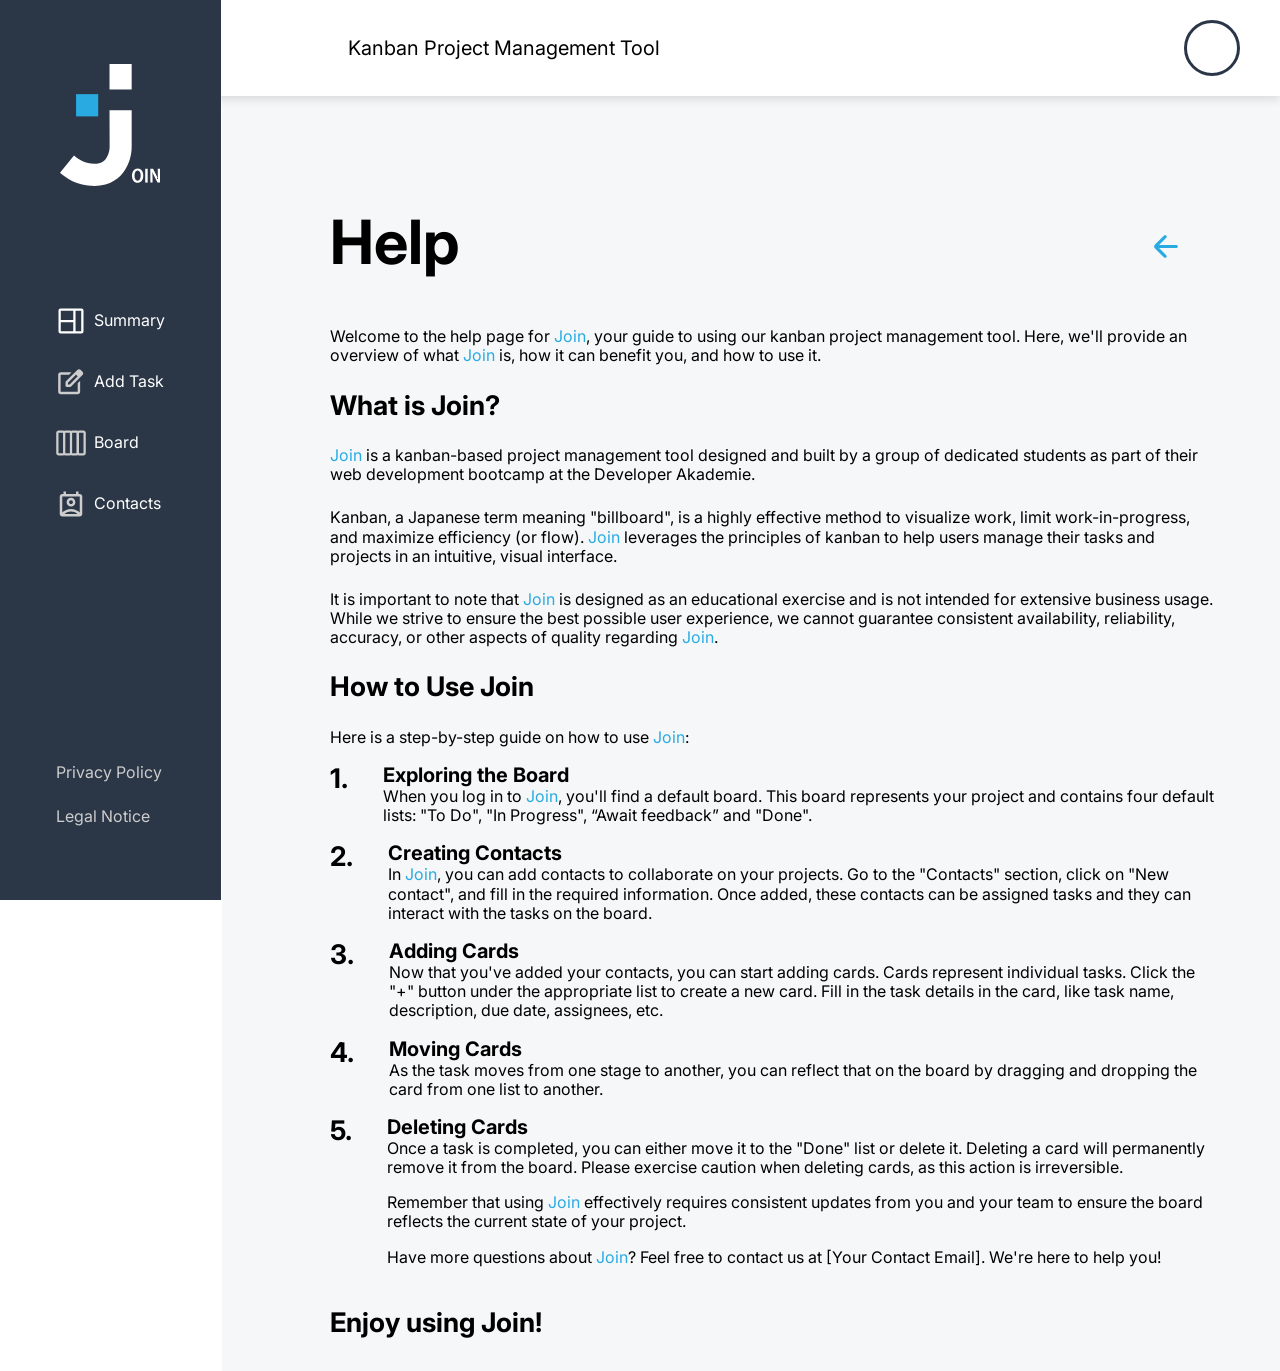
<file: templates/help.html>
<!DOCTYPE html>
<html lang="de">
   <head>
      <meta charset="UTF-8" />
      <meta name="viewport" content="width=device-width, initial-scale=1.0" />
      <title>Join</title>

      <link
         rel="icon"
         href="../assets/icons/desktop/logoFavicon.svg"
         type="image/svg+xml"
         media="(prefers-color-scheme: light)" />
      <link
         rel="icon"
         href="../assets/icons/desktop/logo.svg"
         type="image/svg+xml"
         media="(prefers-color-scheme: dark)" />

      <script src="../scripts/template.js"></script>
      <script src="../scripts/global-auth-routing.js"></script>
      <script src="../script.js"></script>

      <link rel="stylesheet" href="../styles/standard.css" />
      <link rel="stylesheet" href="../style.css" />
      <link rel="stylesheet" href="../styles/components/navigation.css" />
      <link rel="stylesheet" href="../styles/components/header.css" />
      <link rel="stylesheet" href="../styles/components/dropdown.css" />
      <link rel="stylesheet" href="../styles/components/app-shell.css" />
      <link rel="stylesheet" href="../styles/components/app-shell-responsive.css" />
      <link rel="stylesheet" href="../styles/help.css" />
   </head>
   <body>
     
      <nav class="navBar">
         <header class="navBar__logo logo">
            <img
               class="logoIcon"
               src="../assets/icons/desktop/logo.svg"
               alt="Logo" />
         </header>
         <main class="navBar__menu">
            <ul class="navBar__list list">
               <li class="navBar__quicklink quicklink" id="nav-summary">
                  <img
                     src="../assets/icons/desktop/summary.svg"
                     alt=""
                     class="quicklink__icon" />
                  <span>Summary</span>
               </li>
               <li class="navBar__quicklink quicklink" id="nav-add-task">
                  <img
                     src="../assets/icons/desktop/addTask.svg"
                     alt=""
                     class="quicklink__icon" />
                  <span>Add Task</span>
               </li>
               <li class="navBar__quicklink quicklink" id="nav-board">
                  <img
                     src="../assets/icons/desktop/board.svg"
                     alt=""
                     class="quicklink__icon" />
                  <span>Board</span>
               </li>
               <li class="navBar__quicklink quicklink" id="nav-contacts">
                  <img
                     src="../assets/icons/desktop/contacts.svg"
                     alt=""
                     class="quicklink__icon" />
                  <span>Contacts</span>
               </li>
            </ul>
         </main>
         <footer class="navBar__legalInformation">
            <p class="legalInformation" id="nav-Privacy-Policy">
               Privacy Policy
            </p>
            <p class="legalInformation" id="nav-Legal-Notice">Legal Notice</p>
         </footer>
      </nav>
      <section class="mainArea">
         <header class="header">
            <div class="header_flex-instructions topBar">
               <img
                  src="../assets/icons/desktop/Dark_Logo.svg"
                  alt="Logo"
                  class="logo__dark" />
               <span class="topBar__name">Kanban Project Management Tool</span>
               <section class="topBar__loginHelp">
                  <span id="login__initials" class="login__initials"></span>
               </section>
            </div>
         </header>
         <div id="dropdownMenu" class="header__dropdown">
            <ul class="header__dropdown-quicklinks">
               <li class="header__dropdown-quicklink" id="dropdownHelp">
                  Help
               </li>
               <li
                  class="header__dropdown-quicklink"
                  id="dropdownPrivacyPolicy">
                  Privacy Policy
               </li>
               <li class="header__dropdown-quicklink" id="dropdownLegalNotice">
                  Legal Notice
               </li>
               <li class="header__dropdown-quicklink" id="dropdownLog">
                  Log out
               </li>
            </ul>
         </div>
         <main class="main content_max-width">
            <div class="main_flex-instructions">
               <section class="headline headline--help">
                  <h1 class="headline__name">Help</h1>
                  <button
                     type="button"
                     id="help__arrowBack"
                     class="page-back-btn headline__logo"
                     aria-label="Zurück">
                     <img
                        src="../assets/icons/desktop/arrowBack.svg"
                        alt=""
                        class="page-back-btn__icon" />
                  </button>
               </section>
               <section class="textcontent">
                  <p class="help__text">
                     Welcome to the help page for
                     <span class="help__text--secondary">Join</span>, your guide
                     to using our kanban project management tool. Here, we'll
                     provide an overview of what
                     <span class="help__text--secondary">Join</span> is, how it
                     can benefit you, and how to use it.
                  </p>
                  <h3 class="help__subheading">What is Join?</h3>
                  <p class="help__text">
                     <span class="help__text--secondary">Join</span> is a
                     kanban-based project management tool designed and built by
                     a group of dedicated students as part of their web
                     development bootcamp at the Developer Akademie.
                  </p>
                  <p class="help__text">
                     Kanban, a Japanese term meaning "billboard", is a highly
                     effective method to visualize work, limit work-in-progress,
                     and maximize efficiency (or flow).
                     <span class="help__text--secondary">Join</span> leverages
                     the principles of kanban to help users manage their tasks
                     and projects in an intuitive, visual interface.
                  </p>
                  <p class="help__text">
                     It is important to note that
                     <span class="help__text--secondary">Join</span> is designed
                     as an educational exercise and is not intended for
                     extensive business usage. While we strive to ensure the
                     best possible user experience, we cannot guarantee
                     consistent availability, reliability, accuracy, or other
                     aspects of quality regarding
                     <span class="help__text--secondary">Join</span>.
                  </p>
                  <h3 class="help__subheading">How to Use Join</h3>
                  <section class="help__howToUse">
                     <p class="help__text">
                        Here is a step-by-step guide on how to use
                        <span class="help__text--secondary">Join</span>:
                     </p>
                     <div class="help__howToUse--list">
                        <h3 class="help__subheading">1.</h3>
                        <div class="help__howToUse--bulletPoint">
                           <h4 class="help__subheading--bulletpoint">
                              Exploring the Board
                           </h4>
                           <p class="help__text">
                              When you log in to
                              <span class="help__text--secondary">Join</span>,
                              you'll find a default board. This board represents
                              your project and contains four default lists: "To
                              Do", "In Progress", “Await feedback” and "Done".
                           </p>
                        </div>
                     </div>
                     <div class="help__howToUse--list">
                        <h3 class="help__subheading">2.</h3>
                        <div class="help__howToUse--bulletPoint">
                           <h4 class="help__subheading--bulletpoint">
                              Creating Contacts
                           </h4>
                           <p class="help__text">
                              In
                              <span class="help__text--secondary">Join</span>,
                              you can add contacts to collaborate on your
                              projects. Go to the "Contacts" section, click on
                              "New contact", and fill in the required
                              information. Once added, these contacts can be
                              assigned tasks and they can interact with the
                              tasks on the board.
                           </p>
                        </div>
                     </div>
                     <div class="help__howToUse--list">
                        <h3 class="help__subheading">3.</h3>
                        <div class="help__howToUse--bulletPoint">
                           <h4 class="help__subheading--bulletpoint">
                              Adding Cards
                           </h4>
                           <p class="help__text">
                              Now that you've added your contacts, you can start
                              adding cards. Cards represent individual tasks.
                              Click the "+" button under the appropriate list to
                              create a new card. Fill in the task details in the
                              card, like task name, description, due date,
                              assignees, etc.
                           </p>
                        </div>
                     </div>
                     <div class="help__howToUse--list">
                        <h3 class="help__subheading">4.</h3>
                        <div class="help__howToUse--bulletPoint">
                           <h4 class="help__subheading--bulletpoint">
                              Moving Cards
                           </h4>
                           <p class="help__text">
                              As the task moves from one stage to another, you
                              can reflect that on the board by dragging and
                              dropping the card from one list to another.
                           </p>
                        </div>
                     </div>
                     <div class="help__howToUse--list">
                        <h3 class="help__subheading">5.</h3>
                        <div class="help__howToUse--bulletPoint">
                           <h4 class="help__subheading--bulletpoint">
                              Deleting Cards
                           </h4>
                           <div class="help__howToUse--gap">
                              <p class="help__text">
                                 Once a task is completed, you can either move
                                 it to the "Done" list or delete it. Deleting a
                                 card will permanently remove it from the board.
                                 Please exercise caution when deleting cards, as
                                 this action is irreversible.
                              </p>
                              <p class="help__text">
                                 Remember that using
                                 <span class="help__text--secondary">Join</span>
                                 effectively requires consistent updates from
                                 you and your team to ensure the board reflects
                                 the current state of your project.
                              </p>
                              <p class="help__text">
                                 Have more questions about
                                 <span class="help__text--secondary">Join</span
                                 >? Feel free to contact us at [Your Contact
                                 Email]. We're here to help you!
                              </p>
                           </div>
                        </div>
                     </div>
                  </section>
                  <h3 class="help__subheading help__subheading--conclusion">
                     Enjoy using Join!
                  </h3>
               </section>
            </div>
         </main>
      </section>
   </body>
</html>
</file>
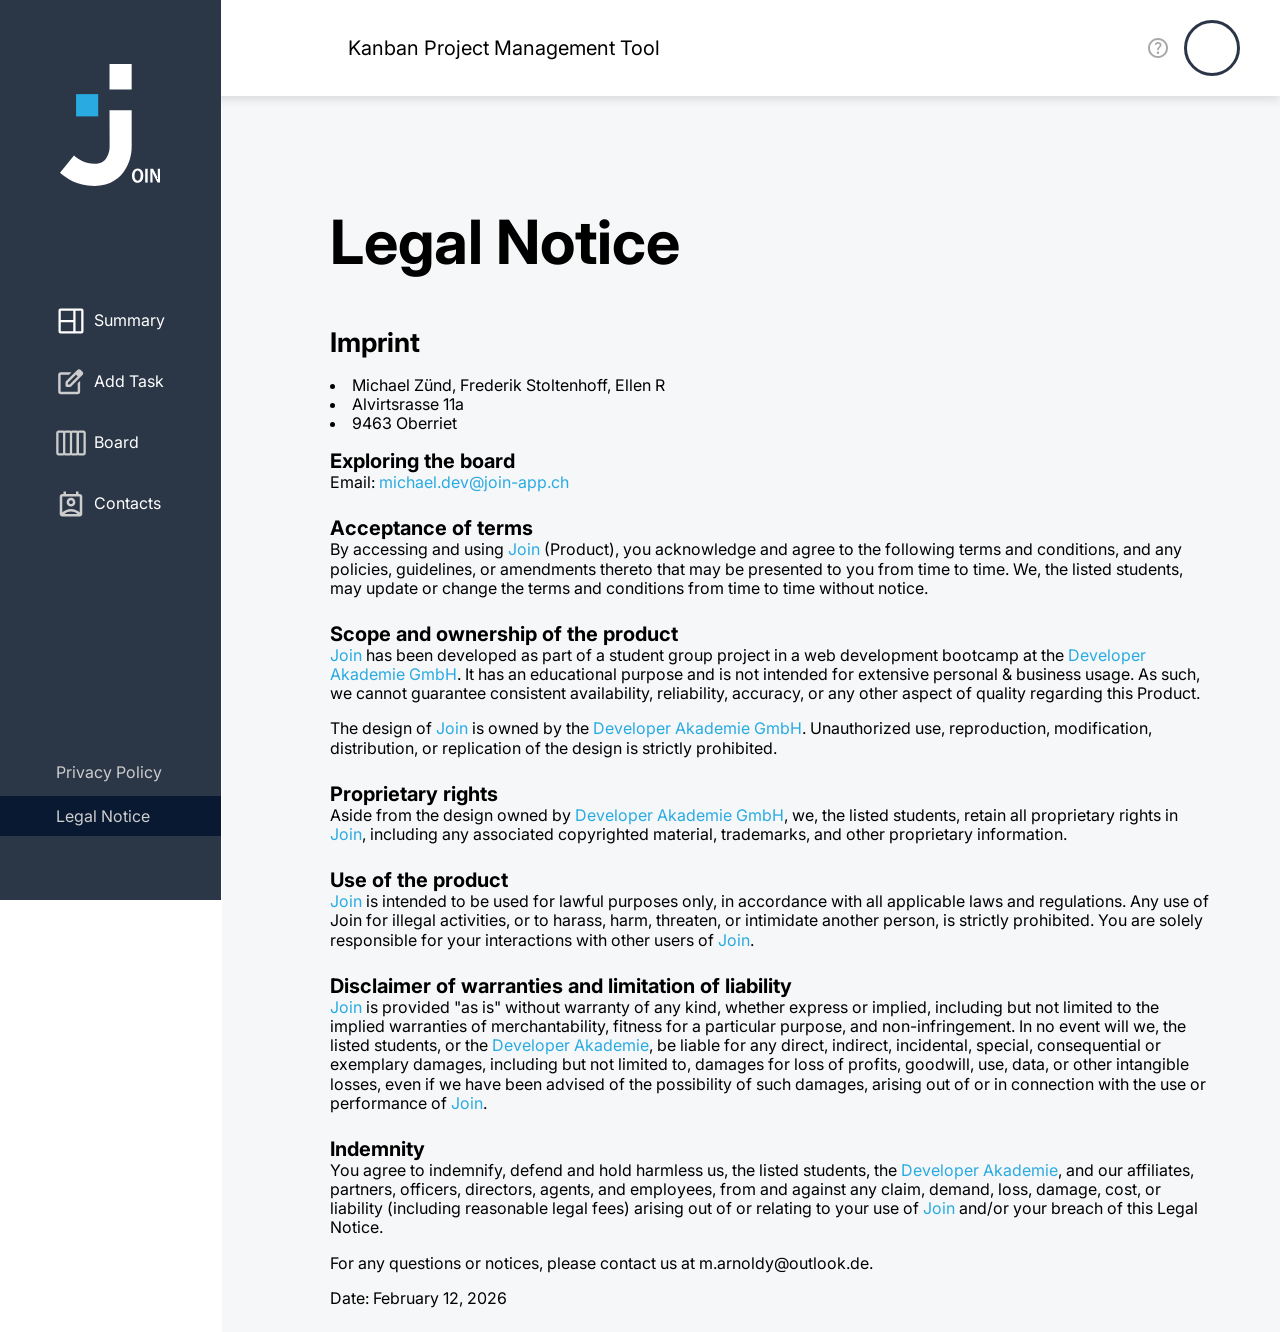
<file: templates/legalnotice.html>
<!DOCTYPE html>

<html lang="de">
<head>
<meta charset="utf-8"/>
<meta content="width=device-width, initial-scale=1.0" name="viewport"/>
<title>Legal Notice</title>
<link href="../assets/icons/desktop/logoFavicon.svg" media="(prefers-color-scheme: light)" rel="icon" type="image/svg+xml"/>
<link href="../assets/icons/desktop/logo.svg" media="(prefers-color-scheme: dark)" rel="icon" type="image/svg+xml"/>
<script src="../scripts/template.js"></script>
<script src="../scripts/legalInformation.js?v=20260924"></script>
<script src="../scripts/global-auth-routing.js"></script>
<script src="../script.js"></script>
<link href="../styles/standard.css" rel="stylesheet"/>
<link href="../style.css" rel="stylesheet"/>
<link href="../styles/components/navigation.css" rel="stylesheet"/>
<link href="../styles/components/header.css" rel="stylesheet"/>
<link href="../styles/components/dropdown.css" rel="stylesheet"/>
<link href="../styles/components/app-shell.css" rel="stylesheet"/>
<link href="../styles/components/app-shell-responsive.css?v=20260924" rel="stylesheet"/>
<link href="../styles/legal.css?v=20260924" rel="stylesheet"/>
</head>
<body>

<nav class="navBar">
<header class="navBar__logo logo">
<img alt="Logo" class="logoIcon" src="../assets/icons/desktop/logo.svg"/>
</header>
<main class="navBar__menu">
<ul class="navBar__list list">
<li class="navBar__quicklink" id="nav-summary">
<img alt="" class="quicklink__icon" src="../assets/icons/desktop/summary.svg"/>
<span>Summary</span>
</li>
<li class="navBar__quicklink quicklink" id="nav-add-task">
<img alt="" class="quicklink__icon" src="../assets/icons/desktop/addTask.svg"/>
<span>Add Task</span>
</li>
<li class="navBar__quicklink quicklink" id="nav-board">
<img alt="" class="quicklink__icon" src="../assets/icons/desktop/board.svg"/>
<span>Board</span>
</li>
<li class="navBar__quicklink quicklink" id="nav-contacts">
<img alt="" class="quicklink__icon" src="../assets/icons/desktop/contacts.svg"/>
<span>Contacts</span>
</li>
</ul>
</main>
<footer class="navBar__legalInformation">
<p class="legalInformation" id="nav-Privacy-Policy">
               Privacy Policy
            </p>
<p class="legalInformation navBar__quicklink--active" id="nav-Legal-Notice">
               Legal Notice
            </p>
</footer>
</nav>
<section class="mainArea">
<header class="header">
<div class="header_flex-instructions topBar">
<img alt="Logo" class="logo__dark" src="../assets/icons/desktop/Dark_Logo.svg"/>
<span class="topBar__name">Kanban Project Management Tool</span>
<section class="topBar__loginHelp">
<img alt="Help Icon" class="help__icon" id="help" src="../assets/icons/desktop/help.svg"/>
<span class="login__initials" id="login__initials"></span>
</section>
</div>
</header>
<div class="header__dropdown" id="dropdownMenu">
<ul class="header__dropdown-quicklinks">
<li class="header__dropdown-quicklink" id="dropdownHelp">
                  Help
               </li>
<li class="header__dropdown-quicklink" id="dropdownPrivacyPolicy">
                  Privacy Policy
               </li>
<li class="header__dropdown-quicklink" id="dropdownLegalNotice">
                  Legal Notice
               </li>
<li class="header__dropdown-quicklink" id="dropdownLog">
                  Log out
               </li>
</ul>
</div>
<main class="main content_max-width">
<div class="main_flex-instructions">
<section class="headline">
<h1 class="headline__name headline__legalinformation">
                     Legal Notice
                  </h1>
</section>
<section class="textcontent">
<div class="legal__imprint">
<h3 class="legal__heading">Imprint</h3>
<ul class="legal__list">
<li class="legal__text">
                           Michael Zünd, Frederik Stoltenhoff, Ellen R
                        </li>
<li class="legal__text">Alvirtsrasse 11a</li>
<li class="legal__text">9463 Oberriet</li>
</ul>
<section class="legal__textwrapper">
<h4 class="legal__subheading">Exploring the board</h4>
<p class="legal__text">
                           Email:
                           <span class="legal__text--secondary">michael.dev@join-app.ch</span>
</p>
</section>
</div>
<section class="legal__textwrapper">
<h4 class="legal__subheading">Acceptance of terms</h4>
<p class="legal__text">
                        By accessing and using
                        <span class="legal__text--secondary">Join</span>
                        (Product), you acknowledge and agree to the following
                        terms and conditions, and any policies, guidelines, or
                        amendments thereto that may be presented to you from
                        time to time. We, the listed students, may update or
                        change the terms and conditions from time to time
                        without notice.
                     </p>
</section>
<section class="legal__textwrapper">
<h4 class="legal__subheading">
                        Scope and ownership of the product
                     </h4>
<div class="legal__textwrapper--gap">
<p class="legal__text">
<span class="legal__text--secondary">Join</span> has
                           been developed as part of a student group project in
                           a web development bootcamp at the
                           <span class="legal__text--secondary">Developer Akademie GmbH</span>. It has an educational purpose and is not intended
                           for extensive personal &amp; business usage. As such, we
                           cannot guarantee consistent availability,
                           reliability, accuracy, or any other aspect of quality
                           regarding this Product.
                        </p>
<p class="legal__text">
                           The design of
                           <span class="legal__text--secondary">Join</span> is
                           owned by the
                           <span class="legal__text--secondary">Developer Akademie GmbH</span>. Unauthorized use, reproduction, modification,
                           distribution, or replication of the design is
                           strictly prohibited.
                        </p>
</div>
</section>
<section class="legal__textwrapper">
<h4 class="legal__subheading">Proprietary rights</h4>
<p class="legal__text">
                        Aside from the design owned by
                        <span class="legal__text--secondary">Developer Akademie GmbH</span>, we, the listed students, retain all proprietary
                        rights in
                        <span class="legal__text--secondary">Join</span>,
                        including any associated copyrighted material,
                        trademarks, and other proprietary information.
                     </p>
</section>
<section class="legal__textwrapper">
<h4 class="legal__subheading">Use of the product</h4>
<p class="legal__text">
<span class="legal__text--secondary">Join</span> is
                        intended to be used for lawful purposes only, in
                        accordance with all applicable laws and regulations. Any
                        use of Join for illegal activities, or to harass, harm,
                        threaten, or intimidate another person, is strictly
                        prohibited. You are solely responsible for your
                        interactions with other users of
                        <span class="legal__text--secondary">Join</span>.
                     </p>
</section>
<section class="legal__textwrapper">
<h4 class="legal__subheading">
                        Disclaimer of warranties and limitation of liability
                     </h4>
<p class="legal__text">
<span class="legal__text--secondary">Join</span> is
                        provided "as is" without warranty of any kind, whether
                        express or implied, including but not limited to the
                        implied warranties of merchantability, fitness for a
                        particular purpose, and non-infringement. In no event
                        will we, the listed students, or the
                        <span class="legal__text--secondary">Developer Akademie</span>, be liable for any direct, indirect, incidental,
                        special, consequential or exemplary damages, including
                        but not limited to, damages for loss of profits,
                        goodwill, use, data, or other intangible losses, even if
                        we have been advised of the possibility of such damages,
                        arising out of or in connection with the use or
                        performance of
                        <span class="legal__text--secondary">Join</span>.
                     </p>
</section>
<section class="legal__textwrapper">
<h4 class="legal__subheading">Indemnity</h4>
<div class="legal__textwrapper--gap">
<p class="legal__text">
                           You agree to indemnify, defend and hold harmless us,
                           the listed students, the
                           <span class="legal__text--secondary">Developer Akademie</span>, and our affiliates, partners, officers, directors,
                           agents, and employees, from and against any claim,
                           demand, loss, damage, cost, or liability (including
                           reasonable legal fees) arising out of or relating to
                           your use of
                           <span class="legal__text--secondary">Join</span>
                           and/or your breach of this Legal Notice.
                        </p>
<p class="legal__text">
                           For any questions or notices, please contact us at
                           m.arnoldy@outlook.de.
                        </p>
<p class="legal__text">Date: February 12, 2026</p>
</div>
</section>
</section>
</div>
</main>
</section>
</body>
</html>
</file>
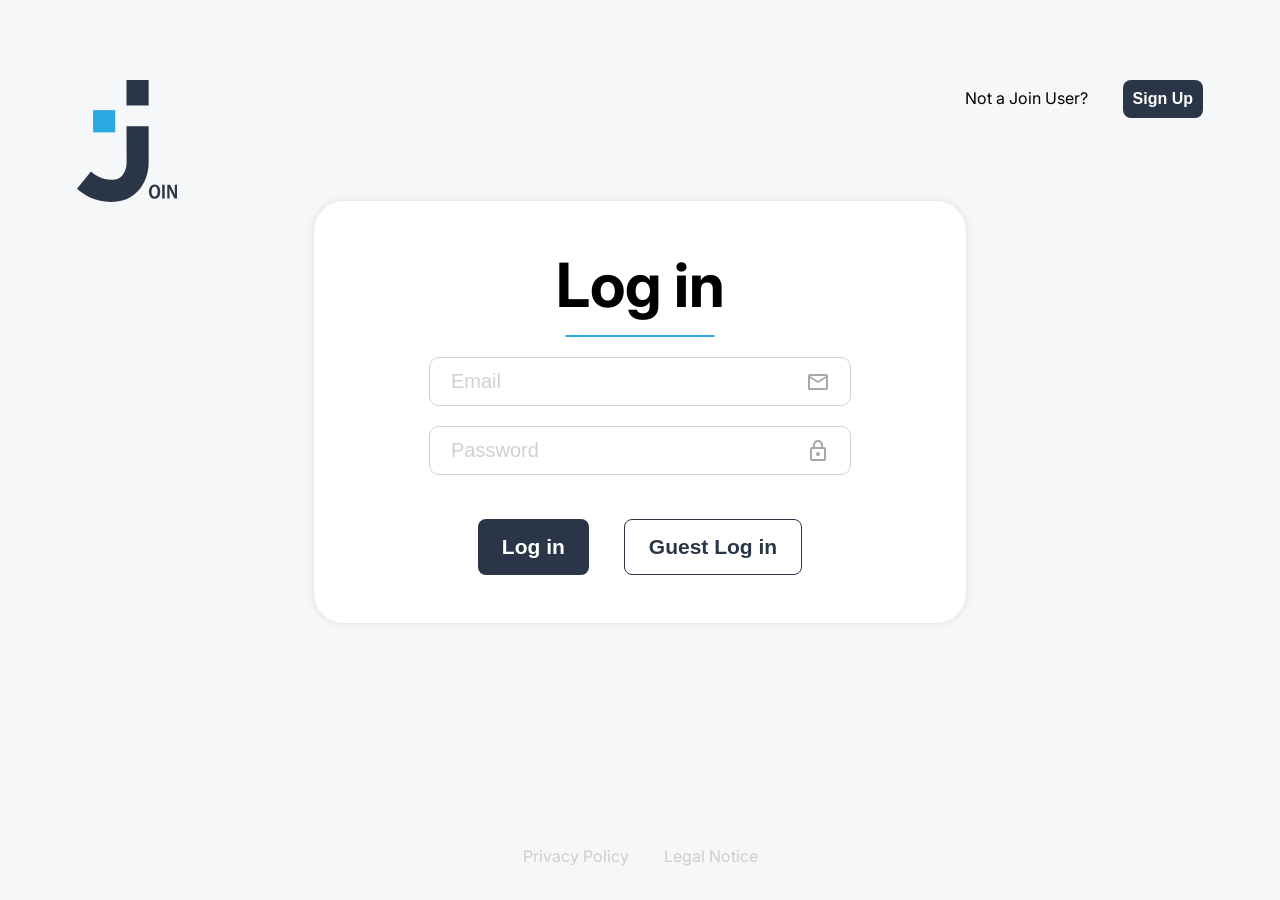
<file: templates/login.html>
<!DOCTYPE html>
<html lang="en">
<head>
    <meta charset="UTF-8">
    <meta name="viewport" content="width=device-width, initial-scale=1.0">
    <title>Log in | Join</title>

    <link
         rel="icon"
         href="../assets/icons/desktop/logoFavicon.svg"
         type="image/svg+xml"
         media="(prefers-color-scheme: light)" />
      <link
         rel="icon"
         href="../assets/icons/desktop/logo.svg"
         type="image/svg+xml"
         media="(prefers-color-scheme: dark)" />

    <script src="../scripts/template.js"></script>
    <script src="../scripts/auth/login.js"></script>
    <script src="../scripts/auth/index.js"></script>
    <script src="../scripts/auth/signup.js"></script>
    <script src="../scripts/auth/signup-ui-write.js"></script>
    <script src="../scripts/legalInformation.js"></script>
    <script src="../scripts/global-auth-routing.js"></script>
    <script src="../script.js"></script>
    
    <link rel="stylesheet" href="../styles/standard.css">
    <link rel="stylesheet" href="../style.css">
    <link rel="stylesheet" href="../styles/login/layout.css">
    <link rel="stylesheet" href="../styles/login/forms.css">
    <link rel="stylesheet" href="../styles/login/buttons.css">
    <link rel="stylesheet" href="../styles/login/responsive.css?v=20260923">
</head>
<body>
   
    <div class="splash__logo">
        <img src="../assets/icons/desktop/Dark_Logo.svg" alt="Join Logo" class="splash__logo--image">
    </div>
    <div id="main-content" class="main-content">
        <header>
            <div class="header__flex-instructions">
                <div class="login__signup">
                    <p class="login__signup--question">Not a Join User?</p>
                    <button id="signup-button" class="login__button button">Sign Up</button>
                </div>
            </div>
        </header>
        <main>
            <div class="login__window">
                <div class="login__headline">
                    <h1 class="login__header">Log in</h1>
                    <img src="../assets/icons/desktop/login__dividingLine.svg" alt="Dividing Line" class="login__headline--line">
                </div>
                <form action="#" class="login__formular">
                    <div class="login__input-field">
                        <input type="email" class="login__input login__input--email" autocomplete="off" placeholder="Email">
                        <img src="../assets/icons/desktop/mail.svg" alt="" class="login__email-icon" />
                    </div>
                    <div class="login__inputFieldError">
                        <div class="login__input-field">
                            <input type="password" class="login__input login__input--password" autocomplete="off" placeholder="Password">
                            <img id="password-icon" src="../assets/icons/desktop/lock.svg" alt="" class="login__lock-icon" />
                        </div>
                        <span class="login__input--required">
                            Check your email and password. Please try again.
                        </span>
                    </div>
                </form>
                <div class="login__buttonArea">
                    <button id="login-button" class="login__button--login login__button button">Log in</button>
                    <button id="guest-login-button" class="login__button--login login__button--guest button">Guest Log in</button>
                </div>
            </div>
        </main>
        <footer class="login__legalInformation--area">
            <a href="./privacy-Policy.html?from=login" class="login__legalInformation" id="index-privacy-policy" onclick="return prepareLoginLegalNavigation()">
                Privacy Policy
            </a>
            <a href="./legalnotice.html?from=login" class="login__legalInformation" id="index-legal-notice" onclick="return prepareLoginLegalNavigation()">Legal Notice</a>
        </footer>
    </div>
</body>
</html>
</file>
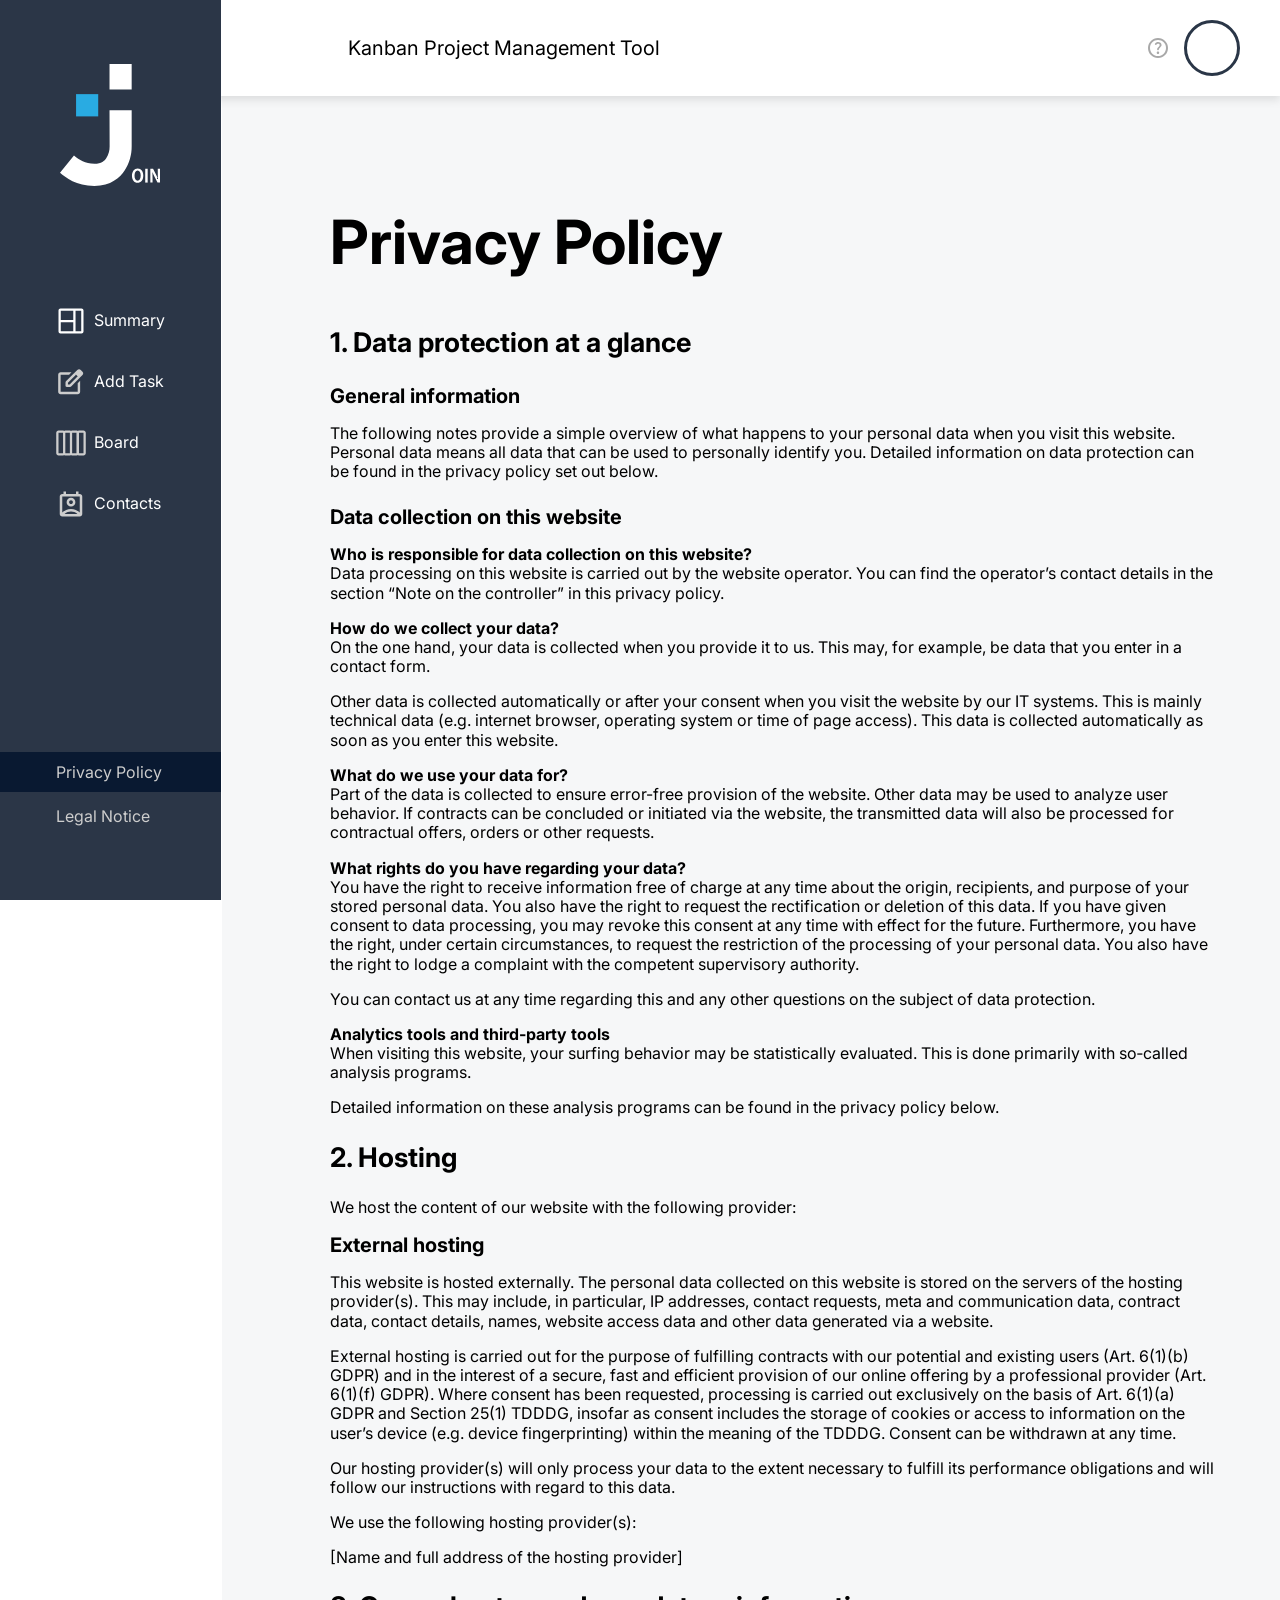
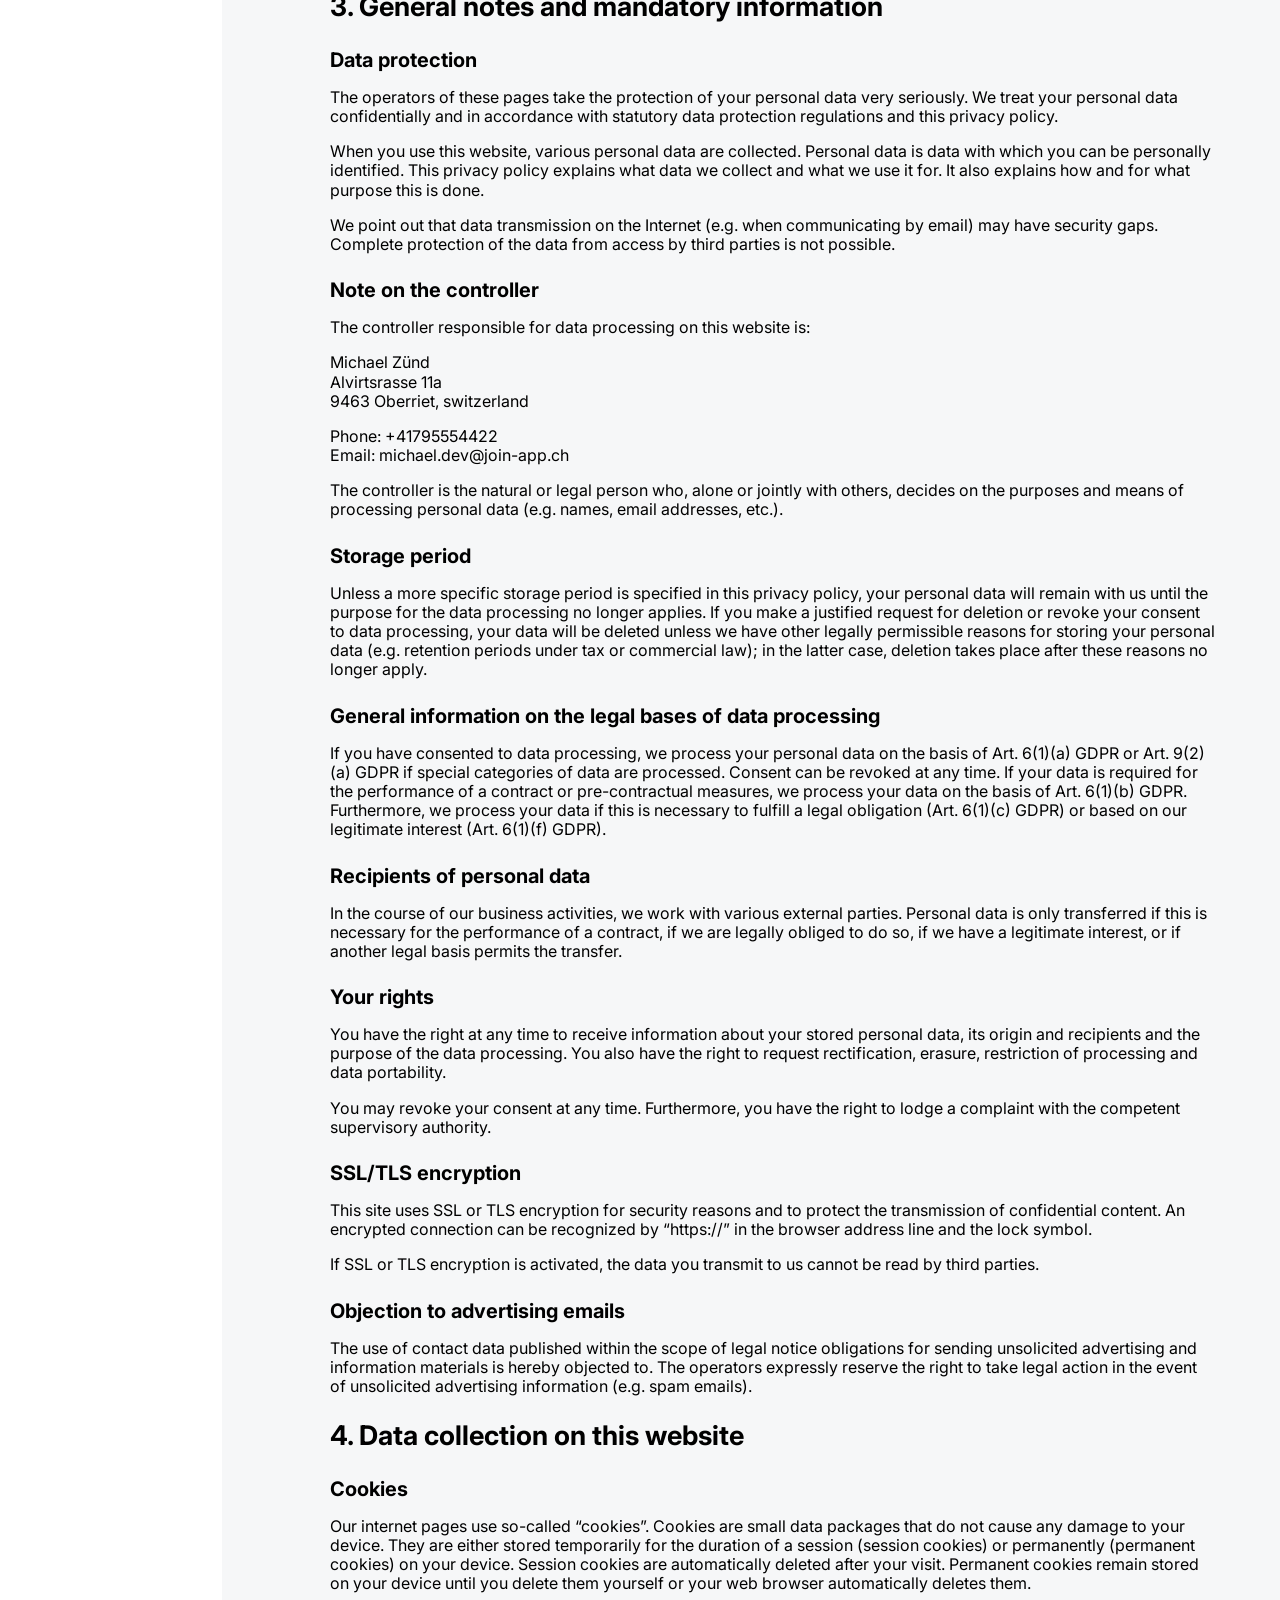
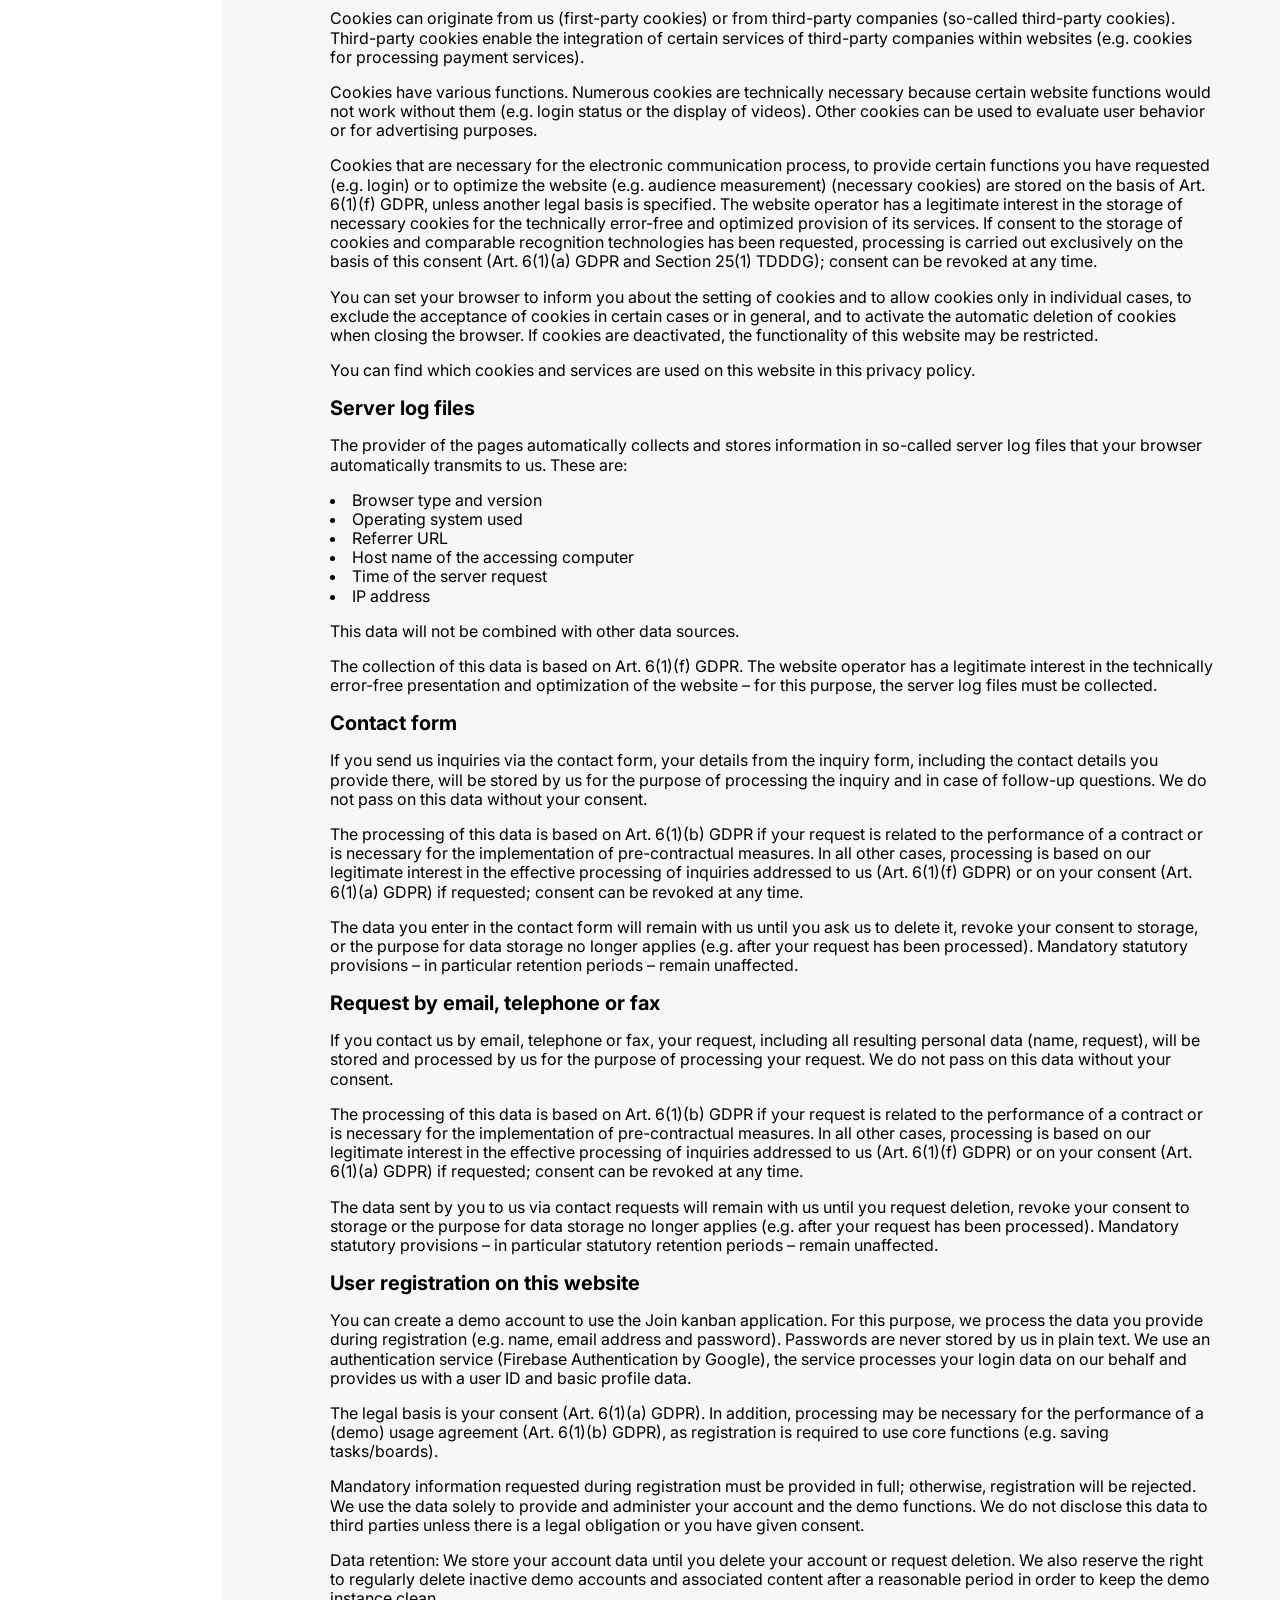
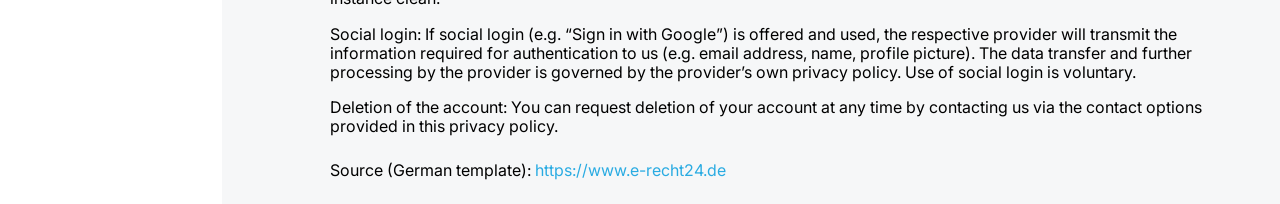
<file: templates/privacy-Policy.html>
<!DOCTYPE html>

<html lang="de">
<head>
<meta charset="utf-8"/>
<meta content="width=device-width, initial-scale=1.0" name="viewport"/>
<title>Privacy Policy</title>
<link href="../assets/icons/desktop/logoFavicon.svg" media="(prefers-color-scheme: light)" rel="icon" type="image/svg+xml"/>
<link href="../assets/icons/desktop/logo.svg" media="(prefers-color-scheme: dark)" rel="icon" type="image/svg+xml"/>
<script src="../scripts/template.js"></script>
<script src="../scripts/legalInformation.js?v=20260924"></script>
<script src="../scripts/global-auth-routing.js"></script>
<script src="../script.js"></script>
<link href="../styles/standard.css" rel="stylesheet"/>
<link href="../style.css" rel="stylesheet"/>
<link href="../styles/components/navigation.css" rel="stylesheet"/>
<link href="../styles/components/header.css" rel="stylesheet"/>
<link href="../styles/components/dropdown.css" rel="stylesheet"/>
<link href="../styles/components/app-shell.css" rel="stylesheet"/>
<link href="../styles/components/app-shell-responsive.css?v=20260924" rel="stylesheet"/>
<link href="../styles/legal.css?v=20260924" rel="stylesheet"/>
</head>
<body>

<nav class="navBar">
<header class="navBar__logo logo">
<img alt="Logo" class="logoIcon" src="../assets/icons/desktop/logo.svg"/>
</header>
<main class="navBar__menu">
<ul class="navBar__list list">
<li class="navBar__quicklink" id="nav-summary">
<img alt="" class="quicklink__icon" src="../assets/icons/desktop/summary.svg"/>
<span>Summary</span>
</li>
<li class="navBar__quicklink quicklink" id="nav-add-task">
<img alt="" class="quicklink__icon" src="../assets/icons/desktop/addTask.svg"/>
<span>Add Task</span>
</li>
<li class="navBar__quicklink quicklink" id="nav-board">
<img alt="" class="quicklink__icon" src="../assets/icons/desktop/board.svg"/>
<span>Board</span>
</li>
<li class="navBar__quicklink quicklink" id="nav-contacts">
<img alt="" class="quicklink__icon" src="../assets/icons/desktop/contacts.svg"/>
<span>Contacts</span>
</li>
</ul>
</main>
<footer class="navBar__legalInformation">
<p class="legalInformation navBar__quicklink--active" id="nav-Privacy-Policy">
               Privacy Policy
            </p>
<p class="legalInformation" id="nav-Legal-Notice">Legal Notice</p>
</footer>
</nav>
<section class="mainArea">
<header class="header">
<div class="header_flex-instructions topBar">
<img alt="Logo" class="logo__dark" src="../assets/icons/desktop/Dark_Logo.svg"/>
<span class="topBar__name">Kanban Project Management Tool</span>
<section class="topBar__loginHelp">
<img alt="Help Icon" class="help__icon" id="help" src="../assets/icons/desktop/help.svg"/>
<span class="login__initials" id="login__initials"></span>
</section>
</div>
</header>
<div class="header__dropdown" id="dropdownMenu">
<ul class="header__dropdown-quicklinks">
<li class="header__dropdown-quicklink" id="dropdownHelp">
                  Help
               </li>
<li class="header__dropdown-quicklink" id="dropdownPrivacyPolicy">
                  Privacy Policy
               </li>
<li class="header__dropdown-quicklink" id="dropdownLegalNotice">
                  Legal Notice
               </li>
<li class="header__dropdown-quicklink" id="dropdownLog">
                  Log out
               </li>
</ul>
</div>
<main class="main content_max-width">
<div class="main_flex-instructions">
<section class="headline">
<h1 class="headline__name headline__legalinformation">
                     Privacy Policy
                  </h1>
</section>
<section class="textcontent">
<h3 class="legal__heading">1. Data protection at a glance</h3>
<section class="legal__textwrapper--gap">
<h4 class="legal__subheading">General information</h4>
<p class="legal__text">
                        The following notes provide a simple overview of what
                        happens to your personal data when you visit this
                        website. Personal data means all data that can be used
                        to personally identify you. Detailed information on data
                        protection can be found in the privacy policy set out
                        below.
                     </p>
</section>
<section class="legal__textwrapper--gap">
<h4 class="legal__subheading">
                        Data collection on this website
                     </h4>
<div class="legal__textwrapper">
<h4>
                           Who is responsible for data collection on this
                           website?
                        </h4>
<p>
                           Data processing on this website is carried out by the
                           website operator. You can find the operator’s contact
                           details in the section “Note on the controller” in
                           this privacy policy.
                        </p>
</div>
<div class="legal__textwrapper">
<h4>How do we collect your data?</h4>
<div class="legal__textwrapper--gap">
<p>
                              On the one hand, your data is collected when you
                              provide it to us. This may, for example, be data
                              that you enter in a contact form.
                           </p>
<p>
                              Other data is collected automatically or after
                              your consent when you visit the website by our IT
                              systems. This is mainly technical data (e.g.
                              internet browser, operating system or time of page
                              access). This data is collected automatically as
                              soon as you enter this website.
                           </p>
</div>
</div>
<div class="legal__textwrapper">
<h4>What do we use your data for?</h4>
<p>
                           Part of the data is collected to ensure error-free
                           provision of the website. Other data may be used to
                           analyze user behavior. If contracts can be concluded
                           or initiated via the website, the transmitted data
                           will also be processed for contractual offers, orders
                           or other requests.
                        </p>
</div>
<div class="legal__textwrapper">
<h4>What rights do you have regarding your data?</h4>
<div class="legal__textwrapper--gap">
<p>
                              You have the right to receive information free of
                              charge at any time about the origin, recipients,
                              and purpose of your stored personal data. You also
                              have the right to request the rectification or
                              deletion of this data. If you have given consent
                              to data processing, you may revoke this consent at
                              any time with effect for the future. Furthermore,
                              you have the right, under certain circumstances,
                              to request the restriction of the processing of
                              your personal data. You also have the right to
                              lodge a complaint with the competent supervisory
                              authority.
                           </p>
<p>
                              You can contact us at any time regarding this and
                              any other questions on the subject of data
                              protection.
                           </p>
</div>
</div>
<div class="legal__textwrapper">
<h4>Analytics tools and third-party tools</h4>
<div class="legal__textwrapper--gap">
<p>
                              When visiting this website, your surfing behavior
                              may be statistically evaluated. This is done
                              primarily with so‑called analysis programs.
                           </p>
<p>
                              Detailed information on these analysis programs
                              can be found in the privacy policy below.
                           </p>
</div>
</div>
</section>
<h3 class="legal__heading">2. Hosting</h3>
<section class="legal__textwrapper--gap">
<p class="legal__text">
                        We host the content of our website with the following
                        provider:
                     </p>
<h4 class="legal__subheading">External hosting</h4>
<div class="legal__textwrapper--gap">
<p class="legal__text">
                           This website is hosted externally. The personal data
                           collected on this website is stored on the servers of
                           the hosting provider(s). This may include, in
                           particular, IP addresses, contact requests, meta and
                           communication data, contract data, contact details,
                           names, website access data and other data generated
                           via a website.
                        </p>
<p class="legal__text">
                           External hosting is carried out for the purpose of
                           fulfilling contracts with our potential and existing
                           users (Art. 6(1)(b) GDPR) and in the interest of a
                           secure, fast and efficient provision of our online
                           offering by a professional provider (Art. 6(1)(f)
                           GDPR). Where consent has been requested, processing
                           is carried out exclusively on the basis of Art.
                           6(1)(a) GDPR and Section 25(1) TDDDG, insofar as
                           consent includes the storage of cookies or access to
                           information on the user’s device (e.g. device
                           fingerprinting) within the meaning of the TDDDG.
                           Consent can be withdrawn at any time.
                        </p>
<p class="legal__text">
                           Our hosting provider(s) will only process your data
                           to the extent necessary to fulfill its performance
                           obligations and will follow our instructions with
                           regard to this data.
                        </p>
<p class="legal__text">
                           We use the following hosting provider(s):
                        </p>
<p class="legal__text">
                           [Name and full address of the hosting provider]
                        </p>
</div>
</section>
<h3 class="legal__heading">
                     3. General notes and mandatory information
                  </h3>
<section class="legal__textwrapper--gap">
<h4 class="legal__subheading">Data protection</h4>
<p class="legal__text">
                        The operators of these pages take the protection of your
                        personal data very seriously. We treat your personal
                        data confidentially and in accordance with statutory
                        data protection regulations and this privacy policy.
                     </p>
<p class="legal__text">
                        When you use this website, various personal data are
                        collected. Personal data is data with which you can be
                        personally identified. This privacy policy explains what
                        data we collect and what we use it for. It also explains
                        how and for what purpose this is done.
                     </p>
<p class="legal__text">
                        We point out that data transmission on the Internet
                        (e.g. when communicating by email) may have security
                        gaps. Complete protection of the data from access by
                        third parties is not possible.
                     </p>
</section>
<section class="legal__textwrapper--gap">
<h4 class="legal__subheading">Note on the controller</h4>
<p class="legal__text">
                        The controller responsible for data processing on this
                        website is:
                     </p>
<p class="legal__text">
                        Michael Zünd<br/>
                        Alvirtsrasse 11a<br/>
                        9463 Oberriet, switzerland
                     </p>
<p class="legal__text">
                        Phone: +41795554422<br/>
                        Email: michael.dev@join-app.ch
                     </p>
<p class="legal__text">
                        The controller is the natural or legal person who, alone
                        or jointly with others, decides on the purposes and
                        means of processing personal data (e.g. names, email
                        addresses, etc.).
                     </p>
</section>
<section class="legal__textwrapper--gap">
<h4 class="legal__subheading">Storage period</h4>
<p class="legal__text">
                        Unless a more specific storage period is specified in
                        this privacy policy, your personal data will remain with
                        us until the purpose for the data processing no longer
                        applies. If you make a justified request for deletion or
                        revoke your consent to data processing, your data will
                        be deleted unless we have other legally permissible
                        reasons for storing your personal data (e.g. retention
                        periods under tax or commercial law); in the latter
                        case, deletion takes place after these reasons no longer
                        apply.
                     </p>
</section>
<section class="legal__textwrapper--gap">
<h4 class="legal__subheading">
                        General information on the legal bases of data
                        processing
                     </h4>
<p class="legal__text">
                        If you have consented to data processing, we process
                        your personal data on the basis of Art. 6(1)(a) GDPR or
                        Art. 9(2)(a) GDPR if special categories of data are
                        processed. Consent can be revoked at any time. If your
                        data is required for the performance of a contract or
                        pre-contractual measures, we process your data on the
                        basis of Art. 6(1)(b) GDPR. Furthermore, we process your
                        data if this is necessary to fulfill a legal obligation
                        (Art. 6(1)(c) GDPR) or based on our legitimate interest
                        (Art. 6(1)(f) GDPR).
                     </p>
</section>
<section class="legal__textwrapper--gap">
<h4 class="legal__subheading">
                        Recipients of personal data
                     </h4>
<p class="legal__text">
                        In the course of our business activities, we work with
                        various external parties. Personal data is only
                        transferred if this is necessary for the performance of
                        a contract, if we are legally obliged to do so, if we
                        have a legitimate interest, or if another legal basis
                        permits the transfer.
                     </p>
</section>
<section class="legal__textwrapper--gap">
<h4 class="legal__subheading">Your rights</h4>
<div class="legal__textwrapper--gap">
<p class="legal__text">
                           You have the right at any time to receive information
                           about your stored personal data, its origin and
                           recipients and the purpose of the data processing.
                           You also have the right to request rectification,
                           erasure, restriction of processing and data
                           portability.
                        </p>
<p class="legal__text">
                           You may revoke your consent at any time. Furthermore,
                           you have the right to lodge a complaint with the
                           competent supervisory authority.
                        </p>
</div>
</section>
<section class="legal__textwrapper--gap">
<h4 class="legal__subheading">SSL/TLS encryption</h4>
<p class="legal__text">
                        This site uses SSL or TLS encryption for security
                        reasons and to protect the transmission of confidential
                        content. An encrypted connection can be recognized by
                        “https://” in the browser address line and the lock
                        symbol.
                     </p>
<p class="legal__text">
                        If SSL or TLS encryption is activated, the data you
                        transmit to us cannot be read by third parties.
                     </p>
</section>
<section class="legal__textwrapper--gap">
<h4 class="legal__subheading">
                        Objection to advertising emails
                     </h4>
<p class="legal__text">
                        The use of contact data published within the scope of
                        legal notice obligations for sending unsolicited
                        advertising and information materials is hereby objected
                        to. The operators expressly reserve the right to take
                        legal action in the event of unsolicited advertising
                        information (e.g. spam emails).
                     </p>
</section>
<h3 class="legal__heading">
                     4. Data collection on this website
                  </h3>
<section class="legal__textwrapper--gap">
<h4 class="legal__subheading">Cookies</h4>
<div class="legal__textwrapper--gap">
<p class="legal__text">
                           Our internet pages use so-called “cookies”. Cookies
                           are small data packages that do not cause any damage
                           to your device. They are either stored temporarily
                           for the duration of a session (session cookies) or
                           permanently (permanent cookies) on your device.
                           Session cookies are automatically deleted after your
                           visit. Permanent cookies remain stored on your device
                           until you delete them yourself or your web browser
                           automatically deletes them.
                        </p>
<p class="legal__text">
                           Cookies can originate from us (first-party cookies)
                           or from third-party companies (so-called third-party
                           cookies). Third-party cookies enable the integration
                           of certain services of third-party companies within
                           websites (e.g. cookies for processing payment
                           services).
                        </p>
<p class="legal__text">
                           Cookies have various functions. Numerous cookies are
                           technically necessary because certain website
                           functions would not work without them (e.g. login
                           status or the display of videos). Other cookies can
                           be used to evaluate user behavior or for advertising
                           purposes.
                        </p>
<p class="legal__text">
                           Cookies that are necessary for the electronic
                           communication process, to provide certain functions
                           you have requested (e.g. login) or to optimize the
                           website (e.g. audience measurement) (necessary
                           cookies) are stored on the basis of Art. 6(1)(f)
                           GDPR, unless another legal basis is specified. The
                           website operator has a legitimate interest in the
                           storage of necessary cookies for the technically
                           error-free and optimized provision of its services.
                           If consent to the storage of cookies and comparable
                           recognition technologies has been requested,
                           processing is carried out exclusively on the basis of
                           this consent (Art. 6(1)(a) GDPR and Section 25(1)
                           TDDDG); consent can be revoked at any time.
                        </p>
<p class="legal__text">
                           You can set your browser to inform you about the
                           setting of cookies and to allow cookies only in
                           individual cases, to exclude the acceptance of
                           cookies in certain cases or in general, and to
                           activate the automatic deletion of cookies when
                           closing the browser. If cookies are deactivated, the
                           functionality of this website may be restricted.
                        </p>
<p class="legal__text">
                           You can find which cookies and services are used on
                           this website in this privacy policy.
                        </p>
</div>
<h4 class="legal__subheading">Server log files</h4>
<div class="legal__textwrapper--gap">
<p class="legal__text">
                           The provider of the pages automatically collects and
                           stores information in so-called server log files that
                           your browser automatically transmits to us. These
                           are:
                        </p>
<ul class="legal__list">
<li>Browser type and version</li>
<li>Operating system used</li>
<li>Referrer URL</li>
<li>Host name of the accessing computer</li>
<li>Time of the server request</li>
<li>IP address</li>
</ul>
<p class="legal__text">
                           This data will not be combined with other data
                           sources.
                        </p>
<p class="legal__text">
                           The collection of this data is based on Art. 6(1)(f)
                           GDPR. The website operator has a legitimate interest
                           in the technically error-free presentation and
                           optimization of the website – for this purpose, the
                           server log files must be collected.
                        </p>
</div>
<h4 class="legal__subheading">Contact form</h4>
<div class="legal__textwrapper--gap">
<p class="legal__text">
                           If you send us inquiries via the contact form, your
                           details from the inquiry form, including the contact
                           details you provide there, will be stored by us for
                           the purpose of processing the inquiry and in case of
                           follow-up questions. We do not pass on this data
                           without your consent.
                        </p>
<p class="legal__text">
                           The processing of this data is based on Art. 6(1)(b)
                           GDPR if your request is related to the performance of
                           a contract or is necessary for the implementation of
                           pre-contractual measures. In all other cases,
                           processing is based on our legitimate interest in the
                           effective processing of inquiries addressed to us
                           (Art. 6(1)(f) GDPR) or on your consent (Art. 6(1)(a)
                           GDPR) if requested; consent can be revoked at any
                           time.
                        </p>
<p class="legal__text">
                           The data you enter in the contact form will remain
                           with us until you ask us to delete it, revoke your
                           consent to storage, or the purpose for data storage
                           no longer applies (e.g. after your request has been
                           processed). Mandatory statutory provisions – in
                           particular retention periods – remain unaffected.
                        </p>
</div>
<h4 class="legal__subheading">
                        Request by email, telephone or fax
                     </h4>
<div class="legal__textwrapper--gap">
<p class="legal__text">
                           If you contact us by email, telephone or fax, your
                           request, including all resulting personal data (name,
                           request), will be stored and processed by us for the
                           purpose of processing your request. We do not pass on
                           this data without your consent.
                        </p>
<p class="legal__text">
                           The processing of this data is based on Art. 6(1)(b)
                           GDPR if your request is related to the performance of
                           a contract or is necessary for the implementation of
                           pre-contractual measures. In all other cases,
                           processing is based on our legitimate interest in the
                           effective processing of inquiries addressed to us
                           (Art. 6(1)(f) GDPR) or on your consent (Art. 6(1)(a)
                           GDPR) if requested; consent can be revoked at any
                           time.
                        </p>
<p class="legal__text">
                           The data sent by you to us via contact requests will
                           remain with us until you request deletion, revoke
                           your consent to storage or the purpose for data
                           storage no longer applies (e.g. after your request
                           has been processed). Mandatory statutory provisions –
                           in particular statutory retention periods – remain
                           unaffected.
                        </p>
</div>
<h4 class="legal__subheading">
                        User registration on this website
                     </h4>
<div class="legal__textwrapper--gap">
<p class="legal__text">
                           You can create a demo account to use the Join kanban
                           application. For this purpose, we process the data
                           you provide during registration (e.g. name, email
                           address and password). Passwords are never stored by
                           us in plain text. We use an authentication service
                           (Firebase Authentication by Google), the service
                           processes your login data on our behalf and provides
                           us with a user ID and basic profile data.
                        </p>
<p class="legal__text">
                           The legal basis is your consent (Art. 6(1)(a) GDPR).
                           In addition, processing may be necessary for the
                           performance of a (demo) usage agreement (Art. 6(1)(b)
                           GDPR), as registration is required to use core
                           functions (e.g. saving tasks/boards).
                        </p>
<p class="legal__text">
                           Mandatory information requested during registration
                           must be provided in full; otherwise, registration
                           will be rejected. We use the data solely to provide
                           and administer your account and the demo functions.
                           We do not disclose this data to third parties unless
                           there is a legal obligation or you have given
                           consent.
                        </p>
<p class="legal__text">
                           Data retention: We store your account data until you
                           delete your account or request deletion. We also
                           reserve the right to regularly delete inactive demo
                           accounts and associated content after a reasonable
                           period in order to keep the demo instance clean.
                        </p>
<p class="legal__text">
                           Social login: If social login (e.g. “Sign in with
                           Google”) is offered and used, the respective provider
                           will transmit the information required for
                           authentication to us (e.g. email address, name,
                           profile picture). The data transfer and further
                           processing by the provider is governed by the
                           provider’s own privacy policy. Use of social login is
                           voluntary.
                        </p>
<p class="legal__text">
                           Deletion of the account: You can request deletion of
                           your account at any time by contacting us via the
                           contact options provided in this privacy policy.
                        </p>
</div>
</section>
<p class="legal__text">
                     Source (German template):
                     <a href="https://www.e-recht24.de" target="_blank">https://www.e-recht24.de</a>
</p>
</section>
</div>
</main>
</section>
</body>
</html>
</file>
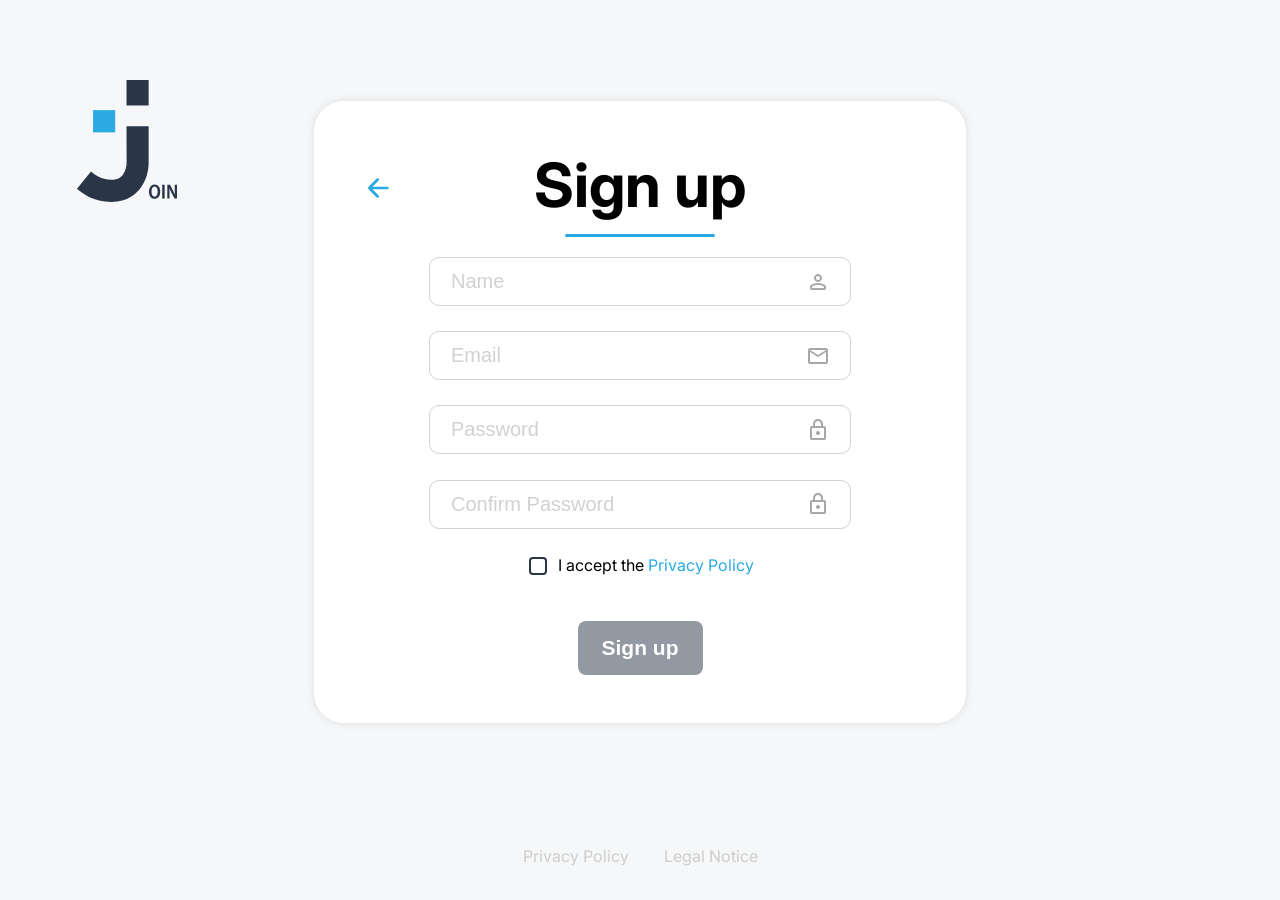
<file: templates/signup.html>
<!DOCTYPE html>
<html lang="de">
<head>
    <meta charset="UTF-8">
    <meta name="viewport" content="width=device-width, initial-scale=1.0">
    <title>Join</title>

    <link
         rel="icon"
         href="../assets/icons/desktop/logoFavicon.svg"
         type="image/svg+xml"
         media="(prefers-color-scheme: light)" />
      <link
         rel="icon"
         href="../assets/icons/desktop/logo.svg"
         type="image/svg+xml"
         media="(prefers-color-scheme: dark)" />

    <script src="../scripts/template.js"></script>
    <script src="../scripts/auth/login.js"></script>
    <script src="../scripts/auth/index.js"></script>
    <script src="../scripts/auth/signup.js"></script>
    <script src="../scripts/auth/signup-ui-write.js"></script>
    <script src="../scripts/global-auth-routing.js"></script>
    <script src="../script.js"></script>
    
    <link rel="stylesheet" href="../styles/standard.css">
    <link rel="stylesheet" href="../style.css">
    <link rel="stylesheet" href="../styles/login/layout.css">
    <link rel="stylesheet" href="../styles/login/forms.css">
    <link rel="stylesheet" href="../styles/login/buttons.css">
    <link rel="stylesheet" href="../styles/login/responsive.css?v=20260923">
</head>
<body>
    
    <div class="main-content--signup">
        <header class="signup__header">
            <img src="../assets/icons/desktop/Dark_Logo.svg" alt="Logo" class="main-content--signup-logo">
        </header>
        <main>
            <div class="login__window">
                <div class="login__headline">
                    <img
                        id="signup__arrowBack"
                        src="../assets/icons/desktop/arrowBack.svg"
                        alt="Arrow Back"
                        class="signup__arrowBack" />
                    <h1 class="login__header">Sign up</h1>
                    <img src="../assets/icons/desktop/login__dividingLine.svg" alt="Dividing Line" class="login__headline--line">
                </div>
                <form action="#" class="login__formular">
                    <div class="login__inputFieldError">
                        <div class="login__input-field">
                            <input type="text" class="login__input login__input--email" autocomplete="off" placeholder="Name">
                            <img src="../assets/icons/desktop/person.svg" alt="" class="login__email-icon" />
                        </div>
                        <span class="login__input--required" data-error-for="name" data-default-message="This field is required">
                            This field is required
                        </span>
                    </div>
                    <div class="login__inputFieldError">
                        <div class="login__input-field">
                            <input type="email" class="login__input login__input--email" autocomplete="off" placeholder="Email">
                            <img src="../assets/icons/desktop/mail.svg" alt="" class="login__email-icon" />
                        </div>
                        <span class="login__input--required" data-error-for="email" data-default-message="This field is required">
                            This field is required
                        </span>
                    </div>
                    <div class="login__inputFieldError">
                        <div class="login__input-field">
                            <input type="password" class="login__input login__input--password" id="password-input" autocomplete="off" placeholder="Password">
                            <img id="password-icon" src="../assets/icons/desktop/lock.svg" alt="" class="login__lock-icon" />
                        </div>
                        <span class="login__input--required" data-error-for="password" data-default-message="This field is required">
                            This field is required
                        </span>
                    </div>
                    <div class="login__inputFieldError">
                        <div class="login__input-field">
                            <input type="password" class="login__input login__input--password" id="confirm-password-input" autocomplete="off" placeholder="Confirm Password">
                            <img id="confirm-password-icon" src="../assets/icons/desktop/lock.svg" alt="" class="login__lock-icon" />
                        </div>
                        <span class="login__input--required" data-error-for="confirmPassword" data-default-message="Your passwords don't match.">
                        </span>
                    </div>
                    <div class="signup__privacy-field">
                        <div class="signup__privacy-checkbox">
                            <input type="checkbox" id="privacy-policy" class="signup__checkbox">
                            <label for="privacy-policy" class="signup__checkbox-label">
                                I accept the <a href="./privacy-Policy.html?from=signup" class="signup__privacy-link">Privacy Policy</a>
                            </label>
                        </div>
                        <span class="login__input--required signup__privacy-error" data-error-for="privacy" data-default-message="Please accept the Privacy Policy.">
                            Please accept the Privacy Policy.
                        </span>
                    </div>
                </form>
                <div class="login__buttonArea">
                    <button id="login-button" class="login__button--login login__button button">Sign up</button>
                </div>
            </div>
        </main>
        <footer class="login__legalInformation--area">
            <a href="./privacy-Policy.html?from=signup" class="login__legalInformation" id="signup-privacy-policy">
                Privacy Policy
            </a>
            <a href="./legalnotice.html?from=signup" class="login__legalInformation" id="signup-legal-notice">Legal Notice</a>
        </footer>
    </div>
</body>
</html>
</file>
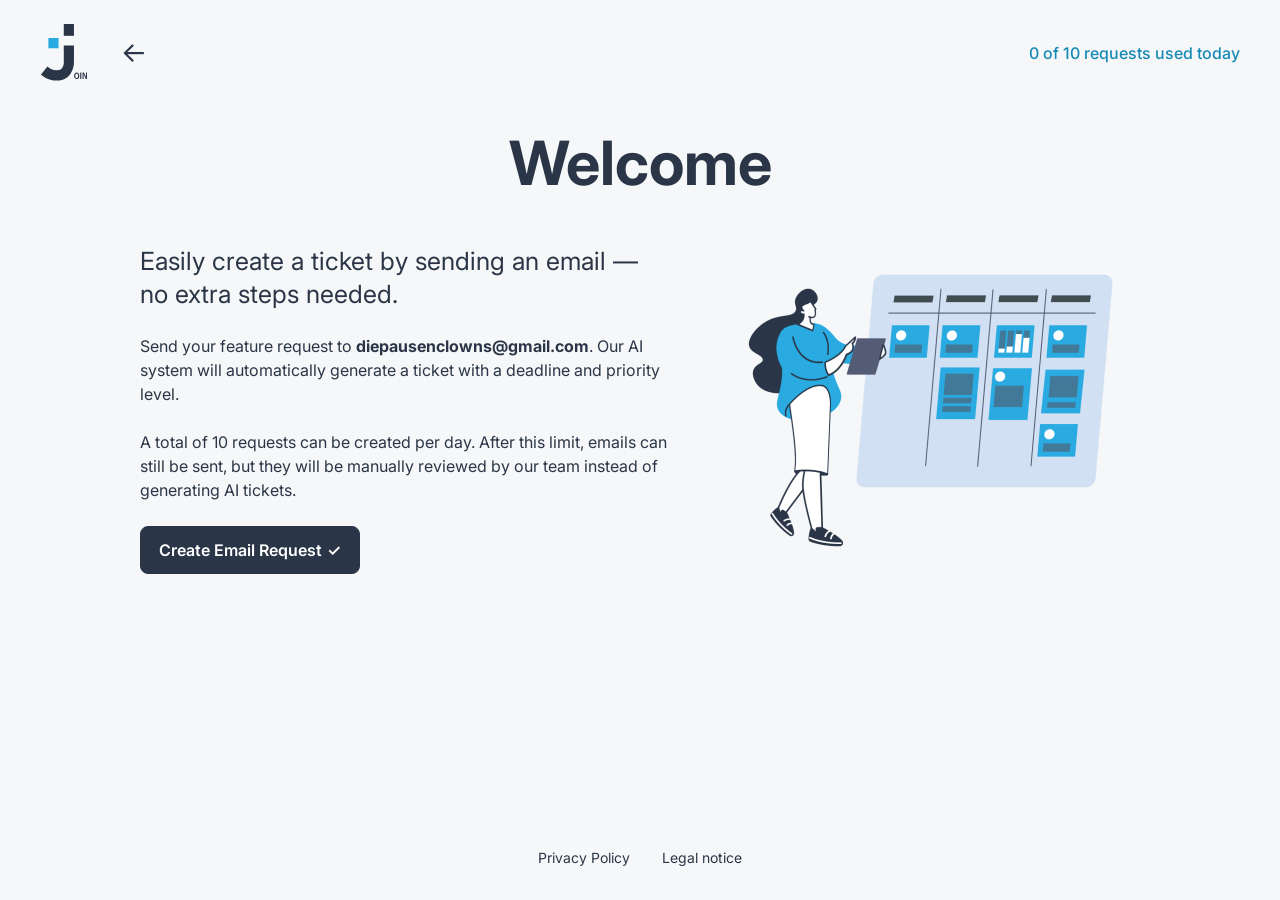
<file: templates/stakeholder.html>
<!DOCTYPE html>
<html lang="en">
<head>
   <meta charset="UTF-8" />
   <meta name="viewport" content="width=device-width, initial-scale=1, viewport-fit=cover" />
   <title>Create Email Request | Join</title>
   <link rel="icon" href="../assets/icons/desktop/logoFavicon.svg" type="image/svg+xml" />
   <script src="../script.js"></script>
   <script src="../scripts/stakeholder.js?v=20261005" defer></script>
   <link rel="stylesheet" href="../styles/standard.css" />
   <link rel="stylesheet" href="../style.css" />
   <link rel="stylesheet" href="../styles/stakeholder.css?v=20261005" />
</head>
<body class="stakeholder-page">
   <header class="stakeholder-header">
      <img src="../assets/icons/desktop/Dark_Logo.svg" alt="Join" class="stakeholder-header__logo" />
      <a href="../index.html" class="stakeholder-header__back" aria-label="Back to welcome">←</a>
      <p id="requestCounter" class="stakeholder-counter" aria-live="polite">0 of 10 requests used today</p>
   </header>
   <main class="stakeholder-main">
      <h1>Welcome</h1>
      <section id="requestAvailable" class="stakeholder-content">
         <div class="stakeholder-copy">
            <h2>Easily create a ticket by sending an email — no extra steps needed.</h2>
            <p>Send your feature request to <strong>diepausenclowns@gmail.com</strong>. Our AI system will automatically generate a ticket with a deadline and priority level.</p>
            <p>A total of 10 requests can be created per day. After this limit, emails can still be sent, but they will be manually reviewed by our team instead of generating AI tickets.</p>
            <a id="createEmailRequest" class="stakeholder-button stakeholder-button--primary" href="#" target="_blank" rel="noopener">Create Email Request <span aria-hidden="true">✓</span></a>
         </div>
         <img src="../assets/illustrations/stakeholder-email-request.png" alt="A person creating a request on a board" class="stakeholder-illustration" />
      </section>
      <section id="requestLimitReached" class="stakeholder-content" hidden>
         <div class="stakeholder-copy">
            <p class="limit-alert">The daily 10-request limit has been reached!</p>
            <p>Need more? No worries — you can still send emails, but our team will review them manually instead of using AI to create tickets.</p>
            <a id="sendManualEmail" class="stakeholder-button stakeholder-button--primary" href="#" target="_blank" rel="noopener">Send an email <span aria-hidden="true">✓</span></a>
         </div>
         <img src="../assets/illustrations/request-limit.svg" alt="A person reviewing the request limit" class="stakeholder-illustration stakeholder-illustration--limit" />
      </section>
   </main>
   <footer class="stakeholder-footer">
      <a href="privacy-Policy.html?from=stakeholder">Privacy Policy</a>
      <a href="legalnotice.html?from=stakeholder">Legal notice</a>
   </footer>
</body>
</html>
</file>
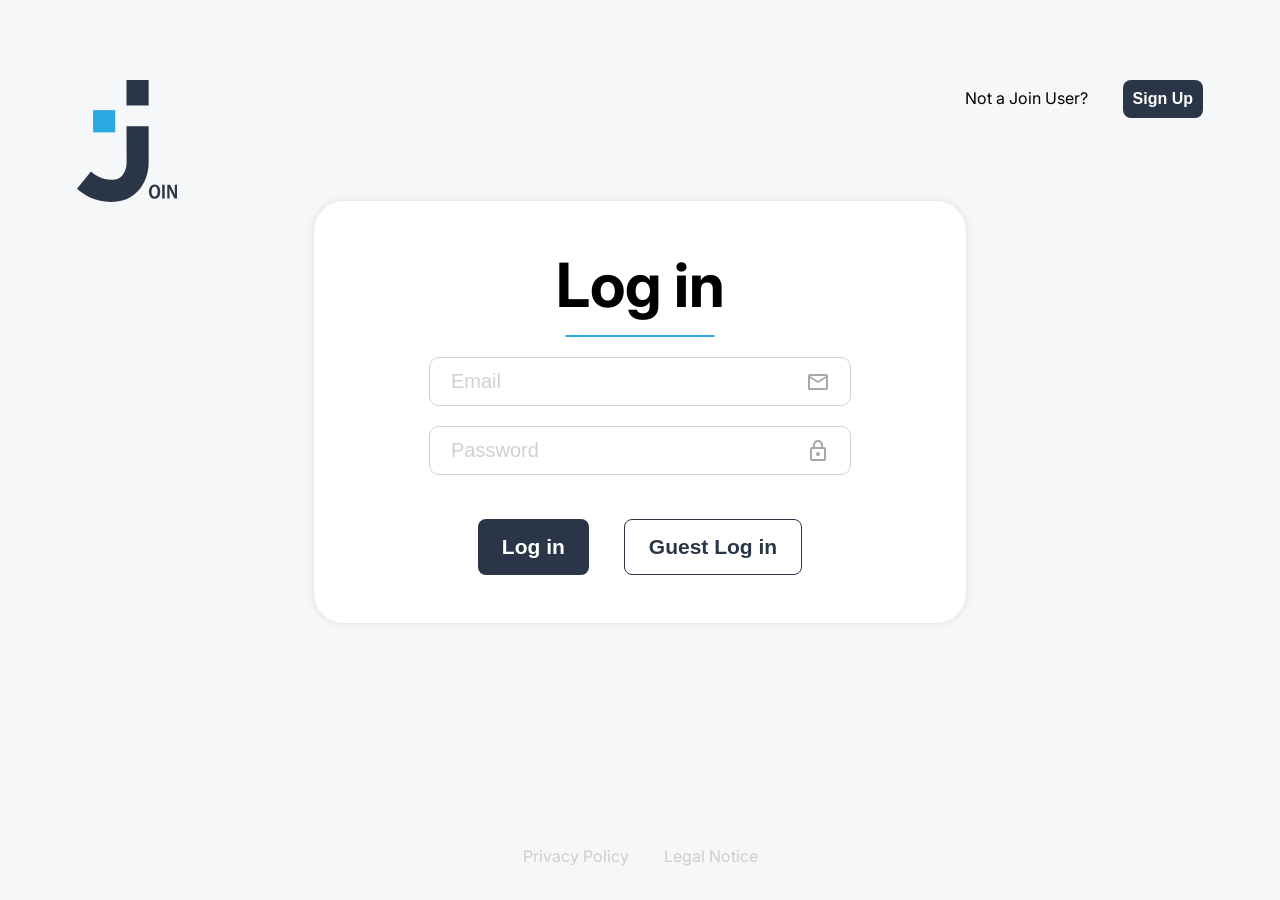
<file: templates/summary.html>
<!DOCTYPE html>
<html lang="de">
   <head>
      <meta charset="UTF-8" />
      <meta name="viewport" content="width=device-width, initial-scale=1.0" />
      <title>Join</title>

      <link
         rel="icon"
         href="../assets/icons/desktop/logoFavicon.svg"
         type="image/svg+xml"
         media="(prefers-color-scheme: light)" />
      <link
         rel="icon"
         href="../assets/icons/desktop/logo.svg"
         type="image/svg+xml"
         media="(prefers-color-scheme: dark)" />

      <script src="../scripts/template.js"></script>
      <script src="../scripts/global-auth-routing.js"></script>
      <script src="../script.js"></script>
      <script src="../scripts/summary.js"></script>

      <link rel="stylesheet" href="../styles/standard.css" />
      <link rel="stylesheet" href="../style.css" />
      <link rel="stylesheet" href="../styles/components/navigation.css" />
      <link rel="stylesheet" href="../styles/components/header.css" />
      <link rel="stylesheet" href="../styles/components/dropdown.css" />
      <link rel="stylesheet" href="../styles/components/app-shell.css" />
      <link rel="stylesheet" href="../styles/components/app-shell-responsive.css" />
      <link rel="stylesheet" href="../styles/summary/layout.css?v=20260929" />
      <link rel="stylesheet" href="../styles/summary/responsive.css?v=20261005-2" />
   </head>
   <body>
    
      <nav class="navBar">
         <header class="navBar__logo logo">
            <img
               class="logoIcon"
               src="../assets/icons/desktop/logo.svg"
               alt="Logo" />
         </header>
         <main class="navBar__menu">
            <ul class="navBar__list list">
               <li
                  class="navBar__quicklink navBar__quicklink--active"
                  id="nav-summary">
                  <img
                     src="../assets/icons/desktop/summary.svg"
                     alt=""
                     class="quicklink__icon" />
                  <span>Summary</span>
               </li>
               <li class="navBar__quicklink quicklink" id="nav-add-task">
                  <img
                     src="../assets/icons/desktop/addTask.svg"
                     alt=""
                     class="quicklink__icon" />
                  <span>Add Task</span>
               </li>
               <li class="navBar__quicklink quicklink" id="nav-board">
                  <img
                     src="../assets/icons/desktop/board.svg"
                     alt=""
                     class="quicklink__icon" />
                  <span>Board</span>
               </li>
               <li class="navBar__quicklink quicklink" id="nav-contacts">
                  <img
                     src="../assets/icons/desktop/contacts.svg"
                     alt=""
                     class="quicklink__icon" />
                  <span>Contacts</span>
               </li>
            </ul>
         </main>
         <footer class="navBar__legalInformation">
            <p class="legalInformation" id="nav-Privacy-Policy">
               Privacy Policy
            </p>
            <p class="legalInformation" id="nav-Legal-Notice">Legal Notice</p>
         </footer>
      </nav>
      <section class="mainArea">
         <header class="header">
            <div class="header_flex-instructions topBar">
               <img
                  src="../assets/icons/desktop/Dark_Logo.svg"
                  alt="Logo"
                  class="logo__dark" />
               <span class="topBar__name">Kanban Project Management Tool</span>
               <section class="topBar__loginHelp">
                  <img
                     src="../assets/icons/desktop/help.svg"
                     alt="Help Icon"
                     class="help__icon"
                     id="help" />
                  <span id="login__initials" class="login__initials"></span>
               </section>
            </div>
         </header>
         <div id="dropdownMenu" class="header__dropdown">
            <ul class="header__dropdown-quicklinks">
               <li class="header__dropdown-quicklink" id="dropdownHelp">
                  Help
               </li>
               <li
                  class="header__dropdown-quicklink"
                  id="dropdownPrivacyPolicy">
                  Privacy Policy
               </li>
               <li class="header__dropdown-quicklink" id="dropdownLegalNotice">
                  Legal Notice
               </li>
               <li class="header__dropdown-quicklink" id="dropdownLog">
                  Log out
               </li>
            </ul>
         </div>
         <main class="main content_max-width">
            <div class="main_flex-instructions">
               <section class="headline">
                  <div class="headline_summary">
                     <h1 class="headline__name">Join 360</h1>

                     <img
                        src="../assets/icons/desktop/headline__dividingLine.svg"
                        alt="line"
                        class="vertical-line" />
                     <h3 class="headline__description">
                        Key Metrics at a Glance
                     </h3>
                     <img
                        class="horizontal-Line"
                        src="../assets/icons/desktop/mobile_dividingLine.svg"
                        alt="Line" />
                  </div>
               </section>
               <section class="overview">
                  <section class="overview__summary summary">
                     <div class="summary__todo todo">
                        <div class="todo__card summary__card">
                           <svg
                              class="todo__icon"
                              width="69"
                              height="69"
                              viewBox="0 0 69 69"
                              fill="none"
                              xmlns="http://www.w3.org/2000/svg">
                              <circle
                                 class="todo__icon--circle"
                                 cx="34.5"
                                 cy="34.5"
                                 r="34.5"
                                 fill="#2A3647" />
                              <mask
                                 id="mask0_62_578"
                                 style="mask-type: alpha"
                                 maskUnits="userSpaceOnUse"
                                 x="18"
                                 y="18"
                                 width="33"
                                 height="33">
                                 <rect
                                    class="todo__icon--symbol"
                                    x="18.5"
                                    y="18.5"
                                    width="32"
                                    height="32"
                                    fill="#D9D9D9" />
                              </mask>
                              <g mask="url(#mask0_62_578)">
                                 <path
                                    class="todo__icon--pencil"
                                    d="M25.1667 43.8334H27.0333L38.5333 32.3334L36.6667 30.4667L25.1667 41.9667V43.8334ZM44.2333 30.4001L38.5667 24.8001L40.4333 22.9334C40.9444 22.4223 41.5722 22.1667 42.3167 22.1667C43.0611 22.1667 43.6889 22.4223 44.2 22.9334L46.0667 24.8001C46.5778 25.3112 46.8444 25.9279 46.8667 26.6501C46.8889 27.3723 46.6444 27.989 46.1333 28.5001L44.2333 30.4001ZM42.3 32.3667L28.1667 46.5001H22.5V40.8334L36.6333 26.7001L42.3 32.3667Z"
                                    fill="white" />
                              </g>
                           </svg>
                           <div class="priority__card">
                              <span class="summary__number" id="backlogCount"
                                 >0</span
                              >
                              <span class="summary__text">To-do</span>
                           </div>
                        </div>
                        <div class="todo__card summary__card">
                           <svg
                              class="todo__icon"
                              width="69"
                              height="69"
                              viewBox="0 0 69 69"
                              fill="none"
                              xmlns="http://www.w3.org/2000/svg">
                              <circle
                                 class="todo__icon--circle"
                                 cx="34.5"
                                 cy="34.5"
                                 r="34.5"
                                 fill="#2A3647" />
                              <path
                                 class="todo__icon--checked"
                                 d="M19.5283 34.5001L30.7571 45.5662L49.4717 23.4341"
                                 stroke="white"
                                 stroke-width="7"
                                 stroke-linecap="round"
                                 stroke-linejoin="round" />
                           </svg>
                           <div class="priority__card">
                              <span class="summary__number" id="doneCount"
                                 >0</span
                              >
                              <span class="summary__text">Done</span>
                           </div>
                        </div>
                     </div>
                     <div class="summary__middle">
                        <div class="summary__urgent summary__card">
                           <div class="urgent__priority priority">
                              <img
                                 src="../assets/icons/desktop/urgent.svg"
                                 alt="Urgent"
                                 class="urgent__icon" />
                              <div class="priority__card">
                                 <span class="summary__number" id="urgentCount"
                                    >0</span
                                 >
                                 <span class="priority__text summary__text"
                                    >Urgent</span
                                 >
                              </div>
                           </div>
                           <img
                              src="../assets/icons/desktop/urgent__dividingLine.svg"
                              alt="Dividing Line"
                              class="urgent__dividingLine" />
                           <div class="urgent__date">
                              <span class="date__number" id="upcomingDeadline"
                                 >-</span
                              >
                              <span class="date__deadline">Upcoming Deadline</span>
                           </div>
                        </div>
                        <div class="tasks__card summary__card summary__email-requests" data-summary-target="board.html?status=triage">
                           <span class="summary__number summary__number--email" id="emailRequestsCount">0</span>
                           <span class="summary__text">Email<br />Requests</span>
                        </div>
                     </div>
                     <div class="summary__tasks tasks">
                        <div class="tasks__card summary__card">
                           <span class="summary__number" id="tasksOnBoardCount"
                              >0</span
                           >
                           <span class="summary__text"
                              >Tasks on <br />Board</span
                           >
                        </div>
                        <div class="tasks__card summary__card">
                           <span
                              class="summary__number"
                              id="tasksInProgressCount"
                              >0</span
                           >
                           <span class="summary__text"
                              >Tasks in <br />Progress</span
                           >
                        </div>
                        <div class="tasks__card summary__card">
                           <span
                              class="summary__number"
                              id="awaitingFeedbackCount"
                              >0</span
                           >
                           <span class="summary__text">Awaiting Feedback</span>
                        </div>
                     </div>
                  </section>
                  <section class="overview__greetings greetings">
                     <h2
                        id="greetings"
                        class="greetings__timeannouncement timeannouncement">
                     </h2>
                     <h1 class="greetings__name greetings__name--secondary">
                     </h1>
                  </section>
               </section>
            </div>
         </main>
      </section>
   </body>
</html>
</file>
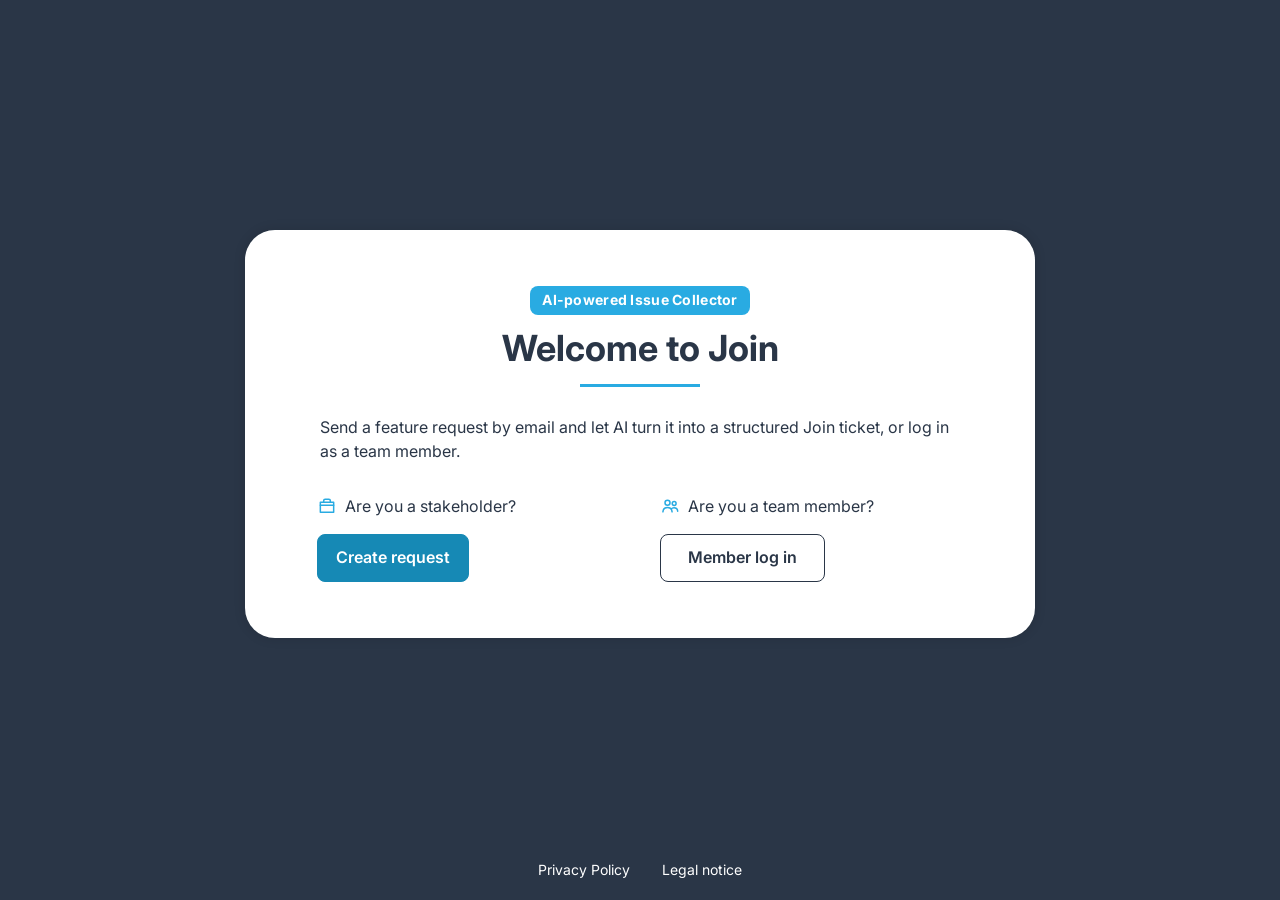
<file: templates/welcome.html>
<!DOCTYPE html>
<html lang="en" class="stakeholder-choice-root">
<head>
   <meta charset="UTF-8" />
   <meta name="viewport" content="width=device-width, initial-scale=1, viewport-fit=cover" />
   <title>Welcome | Join</title>
   <link rel="icon" href="../assets/icons/desktop/logoFavicon.svg" type="image/svg+xml" />
   <link rel="stylesheet" href="../styles/standard.css" />
   <link rel="stylesheet" href="../style.css" />
   <link rel="stylesheet" href="../styles/stakeholder.css?v=20260926" />
</head>
<body class="stakeholder-page stakeholder-page--choice">
   <main class="choice-shell">
      <section class="choice-card" aria-labelledby="welcome-title">
         <p class="choice-card__eyebrow">AI-powered Issue Collector</p>
         <h1 id="welcome-title" class="choice-card__title">Welcome to Join</h1>
         <span class="choice-card__line" aria-hidden="true"></span>
         <p class="choice-card__intro">Send a feature request by email and let AI turn it into a structured Join ticket, or log in as a team member.</p>
         <div class="choice-card__actions">
            <div class="choice-card__option">
               <p><img class="choice-card__role-icon" src="../assets/icons/desktop/stakeholder-request.svg" alt="" /> Are you a stakeholder?</p>
               <a class="stakeholder-button stakeholder-button--primary stakeholder-button--compact" href="stakeholder.html">Create request</a>
            </div>
            <div class="choice-card__option">
               <p><img class="choice-card__role-icon" src="../assets/icons/desktop/team-member.svg" alt="" /> Are you a team member?</p>
               <a class="stakeholder-button stakeholder-button--secondary" href="login.html">Member log in</a>
            </div>
         </div>
      </section>
   </main>
   <footer class="stakeholder-footer">
      <a href="privacy-Policy.html?from=welcome">Privacy Policy</a>
      <a href="legalnotice.html?from=welcome">Legal notice</a>
   </footer>
</body>
</html>
</file>
<file: styles/standard.css>
* {
    padding: 0;
    margin: 0;
    box-sizing: border-box;
    scroll-behavior: smooth;
}

a {
    text-decoration: none;
}

.list {
    list-style-type: none;
}

:root {
    --feedback-outline: #29abe2;
    --feedback-shadow: 0 0 0 3px rgba(41, 171, 226, 0.25);
}

button,
a,
[role="button"],
input,
select,
textarea {
    transition: background-color 120ms ease, color 120ms ease, border-color 120ms ease,
        box-shadow 120ms ease, transform 120ms ease, opacity 120ms ease;
}

button:disabled,
input:disabled,
select:disabled,
textarea:disabled {
    cursor: not-allowed;
    opacity: 0.7;
}

.app-toast-container {
    position: fixed;
    top: 104px;
    left: 50%;
    z-index: 10002;
    transform: translateX(-50%);
    display: flex;
    flex-direction: column;
    align-items: center;
    gap: 10px;
    pointer-events: none;
}

.app-toast {
    font-size: 20px;
    font-weight: 400;
    font-family: "Inter";
    line-height: 120%;
    letter-spacing: 0;
    color: #ffffff;
    min-width: 280px;
    max-width: 90vw;
    min-height: 74px;
    padding: 12px 20px;
    display: inline-flex;
    align-items: center;
    justify-content: center;
    border-radius: 20px;
    box-shadow: 0 0 4px rgba(0, 0, 0, 0.1);
    background: #2a3647;
    opacity: 0;
    transform: translateY(-12px);
    transition: opacity 200ms ease, transform 200ms ease;
}

.app-toast--success {
    background: #2a3647;
}

.app-toast--error {
    background: #c0392b;
}

.app-toast--visible {
    opacity: 1;
    transform: translateY(0);
}

.d-none {
    display: none !important;
}

@media (max-width: 820px) {
    .app-toast-container {
        top: 92px;
    }
}
</file>
<file: style.css>
/* Schriftart */
@font-face {
   font-family: "Inter";
   src: url(./assets/fonts/Inter-VariableFont_opsz\_wght.ttf);
}

@font-face {
   font-family: "Poppins";
   src: url(./assets/fonts/Poppins-Regular.ttf);
}

html {
   background-color: #fff;
   scrollbar-color: #2b3647;
   cursor: default;
}

body {
   font-size: 16px;
   font-weight: 400;
   font-family: "Inter";
   line-height: 1.2;
   color: #000;
   min-height: 100vh;
   display: flex;
   justify-content: left;
}



h1 {
   font-size: 61px;
   font-weight: 700;
}

.app-loading button {
   pointer-events: none;
}

@media (max-width: 820px) {
   h1 {
      font-size: 47px;
   }
}
</file>
<file: styles/stakeholder.css>
*,
*::before,
*::after {
   box-sizing: border-box;
}

html,
body {
   width: 100%;
   min-height: 100%;
   margin: 0;
}

html.stakeholder-choice-root {
   min-height: 100%;
   background: #2a3647;
}

/* =====================================================
   ALLGEMEINE STAKEHOLDER-SEITE
   ===================================================== */

body.stakeholder-page {
   --join-dark: #2a3647;
   --join-blue: #1689b5;

   width: 100%;
   min-width: 0;
   min-height: 100vh;
   min-height: 100dvh;
   height: auto;

   margin: 0;
   padding: 24px 32px 20px;

   display: grid;
   grid-template-columns: minmax(0, 1fr);
   grid-template-rows: auto minmax(0, 1fr) auto;
   overflow-x: hidden;
   overflow-y: auto;

   color: var(--join-dark);
   background: #f6f7f8;
   font-family: "Inter", Arial, sans-serif;
}

/* =====================================================
   HEADER
   ===================================================== */

.stakeholder-header {
   grid-column: 1;
   justify-self: center;

   width: min(1200px, 100%);
   margin: 0 auto;

   display: grid;
   grid-template-columns: 56px 56px minmax(0, 1fr);
   align-items: center;
   gap: 16px;
}

.stakeholder-header__logo {
   width: 48px;
   height: 58px;
   object-fit: contain;
}

.stakeholder-header__back {
   width: 44px;
   height: 44px;

   display: inline-flex;
   align-items: center;
   justify-content: center;

   color: var(--join-dark);
   border-radius: 50%;
   font-size: 28px;
   text-decoration: none;
}

.stakeholder-header__back:hover,
.stakeholder-header__back:focus-visible {
   background: #e7e7e7;
}

.stakeholder-counter {
   justify-self: end;

   margin: 0;
   color: var(--join-blue);

   font-size: 16px;
   font-weight: 500;
   line-height: 1.4;
   text-align: right;
}

.stakeholder-counter--limit {
   color: #ff3d00;
}

/* =====================================================
   HAUPTINHALT
   ===================================================== */

.stakeholder-main {
   grid-column: 1;
   justify-self: center;

   width: min(1000px, 100%);
   max-width: 1000px;
   margin: 0 auto;
   padding: 48px 0 32px;

   display: flex;
   flex-direction: column;
   align-items: center;
   justify-content: flex-start;
}

.stakeholder-main > h1 {
   width: 100%;
   margin: 0 0 48px;

   color: var(--join-dark);
   font-size: clamp(42px, 5vw, 61px);
   font-weight: 700;
   line-height: 1.1;
   text-align: center;
}

/* Text und Bild gemeinsam in der Bildschirmmitte */
.stakeholder-content {
   width: 100%;
   max-width: 1000px;
   margin: 0 auto;

   display: grid;
   grid-template-columns: minmax(0, 1fr) 416px;
   align-items: center;
   justify-content: center;
   gap: 48px;
}

.stakeholder-content[hidden] {
   display: none;
}

.stakeholder-copy {
   display: flex;
   flex-direction: column;
   align-items: flex-start;
   justify-content: center;
   gap: 24px;
}

.stakeholder-copy h2 {
   max-width: 520px;
   margin: 0;

   color: var(--join-dark);
   font-size: 25px;
   font-weight: 400;
   line-height: 1.3;
}

.stakeholder-copy p {
   max-width: 560px;
   margin: 0;

   color: var(--join-dark);
   font-size: 16px;
   line-height: 1.5;
}

.stakeholder-copy strong {
   font-weight: 700;
}

/* =====================================================
   ILLUSTRATION
   ===================================================== */

.stakeholder-illustration {
   width: 416px;
   height: auto;
   max-width: 100%;
   margin: 0 auto;

   justify-self: center;
   object-fit: contain;
}

.stakeholder-illustration--limit {
   width: 416px;
}

.limit-alert {
   width: 100%;
   margin: 0;
   padding: 16px 18px;

   color: var(--join-dark);
   border-radius: 10px;
   background: #ffdede;

   font-size: 16px;
   line-height: 1.5;
   text-align: center;
}

/* =====================================================
   BUTTONS
   ===================================================== */

.stakeholder-button {
   min-height: 48px;
   padding: 12px 18px;

   display: inline-flex;
   align-items: center;
   justify-content: center;
   gap: 5px;

   border: 1px solid transparent;
   border-radius: 8px;

   font-family: "Inter", Arial, sans-serif;
   font-size: 16px;
   font-weight: 600;
   line-height: 1.2;
   text-decoration: none;
   cursor: pointer;

   transition:
      color 120ms ease,
      background-color 120ms ease,
      border-color 120ms ease,
      transform 120ms ease;
}

.stakeholder-button--primary {
   color: #ffffff;
   border-color: var(--join-dark);
   background: var(--join-dark);
}

.stakeholder-button--primary:hover,
.stakeholder-button--primary:focus-visible {
   color: #ffffff;
   border-color: #29abe2;
   background: #29abe2;
   transform: translateY(-1px);
}

.stakeholder-button--compact {
   min-height: 48px;
}

.stakeholder-button--secondary {
   min-width: 165px;

   color: var(--join-dark);
   border-color: var(--join-dark);
   background: #ffffff;
}

.stakeholder-button--secondary:hover,
.stakeholder-button--secondary:focus-visible {
   color: #ffffff;
   background: var(--join-dark);
   transform: translateY(-1px);
}

/* =====================================================
   FOOTER
   ===================================================== */

.stakeholder-footer {
   grid-column: 1;
   justify-self: stretch;

   width: 100%;
   min-height: 44px;
   margin: 0 auto;

   display: flex;
   align-items: center;
   justify-content: center;
   gap: 32px;
}

.stakeholder-footer a {
   color: inherit;
   font-size: 14px;
   line-height: 1.4;
   text-decoration: none;
}

.stakeholder-footer a:hover,
.stakeholder-footer a:focus-visible {
   color: #29abe2;
   text-decoration: underline;
}

/* =====================================================
   WELCOME-AUSWAHLSEITE
   ===================================================== */

body.stakeholder-page--choice {
   position: relative;

   width: 100%;
   min-width: 0;
   min-height: 100vh;
   min-height: 100dvh;
   min-height: 100svh;

   margin: 0;
   padding: 0;
   overflow-x: hidden;
   overflow-y: auto;

   display: grid;
   grid-template-rows: minmax(0, 1fr) auto;

   color: var(--join-dark);
   background: var(--join-dark);
}

.stakeholder-page--choice .choice-shell {
   position: relative;
   z-index: 1;

   width: 100%;
   min-height: 0;
   height: 100%;
   padding: 32px 32px 20px;

   display: flex;
   align-items: center;
   justify-content: center;
   background: var(--join-dark);
}

.stakeholder-page--choice .choice-card {
   position: relative;

   width: min(790px, calc(100vw - 64px));
   margin: 0;
   padding: 56px 72px;

   border-radius: 30px;
   background: #ffffff;
   box-shadow: 0 0 10px 3px rgb(0 0 0 / 8%);
}

.choice-card__title {
   margin: 0;

   color: var(--join-dark);
   font-size: 36px;
   font-weight: 700;
   line-height: 1.2;
   text-align: center;
}

.choice-card__eyebrow {
   width: fit-content;
   margin: 0 auto 12px;
   padding: 6px 12px;
   color: #ffffff;
   border-radius: 8px;
   background: #29abe2;
   font-size: 14px;
   font-weight: 700;
   line-height: 1.2;
   letter-spacing: 0.02em;
}

.choice-card__line {
   width: 120px;
   height: 3px;
   margin: 14px auto 28px;

   display: block;
   background: #29abe2;
}

.choice-card__intro {
   max-width: 640px;
   margin: 0 auto;

   color: var(--join-dark);
   font-size: 16px;
   line-height: 1.5;
}

.choice-card__actions {
   width: 100%;
   margin-top: 32px;

   display: grid;
   grid-template-columns: repeat(2, minmax(0, 1fr));
   align-items: start;
   gap: 40px;
}

.choice-card__option {
   display: flex;
   flex-direction: column;
   align-items: flex-start;
   gap: 16px;
}

.choice-card__option p {
   margin: 0;

   color: var(--join-dark);
   font-size: 16px;
   line-height: 1.4;
   display: flex;
   align-items: center;
   gap: 8px;
}

.choice-card__role-icon {
   width: 20px;
   height: 20px;
   flex: 0 0 20px;
}

.stakeholder-page--choice .stakeholder-button--primary {
   border-color: var(--join-blue);
   background: var(--join-blue);
}

.stakeholder-page--choice .stakeholder-footer {
   position: static;
   width: 100%;
   min-height: 44px;
   padding: 0 16px max(16px, env(safe-area-inset-bottom));

   color: #ffffff;
}

.stakeholder-page--choice .stakeholder-footer a {
   color: #ffffff;
}

.stakeholder-page--choice .stakeholder-footer a:hover,
.stakeholder-page--choice .stakeholder-footer a:focus-visible {
   color: #29abe2;
}

/* =====================================================
   TABLET
   ===================================================== */

@media (max-width: 1100px) {
   .stakeholder-page--choice .choice-shell {
      padding: 32px 24px 24px;
   }

   .stakeholder-page--choice .choice-card {
      width: min(600px, calc(100vw - 48px));
      padding: 48px 40px;
   }

   .choice-card__actions {
      grid-template-columns: 1fr;
      gap: 28px;
   }

   .choice-card__option {
      width: 100%;
   }

   .stakeholder-page--choice .stakeholder-button {
      width: 100%;
   }
}

@media (max-width: 820px) {
   body.stakeholder-page {
      padding: 16px;
      height: auto;
      min-height: 560px;
      overflow-y: auto;
   }

   .stakeholder-header {
      grid-template-columns: 44px 44px minmax(0, 1fr);
      gap: 8px;
   }

   .stakeholder-header__logo {
      width: 40px;
      height: 48px;
   }

   .stakeholder-main {
      width: 100%;
      max-width: 600px;
      min-height: max-content;
      padding: 32px 0;
   }

   .stakeholder-main > h1 {
      margin-bottom: 32px;
      text-align: left;
   }

   .stakeholder-content {
      width: 100%;
      max-width: 600px;

      grid-template-columns: 1fr;
      gap: 24px;
   }

   .stakeholder-copy {
      display: contents;
   }

   .stakeholder-copy h2 {
      grid-row: 1;
   }

   .stakeholder-illustration {
      grid-row: 2;
   }

   .stakeholder-copy p {
      max-width: none;
   }

   .stakeholder-copy p:first-of-type {
      grid-row: 3;
   }

   .stakeholder-copy p:nth-of-type(2) {
      grid-row: 4;
   }

   .stakeholder-copy .stakeholder-button {
      grid-row: 5;
   }

   .stakeholder-button {
      width: 100%;
   }

   .stakeholder-illustration {
      justify-self: center;
   }

   .stakeholder-page--choice .choice-shell {
      padding: 24px 16px 20px;
   }

   .stakeholder-page--choice .choice-card {
      width: min(600px, calc(100vw - 32px));
      padding: 40px 24px;
   }

}

/* =====================================================
   SMARTPHONE
   ===================================================== */

@media (max-width: 480px) {
   body.stakeholder-page {
      padding: 12px 16px;
      min-height: 620px;
   }

   .stakeholder-main {
      padding: 20px 0 28px;
   }

   .stakeholder-main > h1 {
      margin-bottom: 24px;
      font-size: 38px;
      text-align: left;
   }

   .stakeholder-copy h2 {
      font-size: 22px;
   }

   .stakeholder-footer {
      flex-wrap: wrap;
      gap: 12px 24px;
      min-height: 32px;
      padding-bottom: env(safe-area-inset-bottom);
   }

   .stakeholder-illustration {
      width: min(300px, 82vw);
   }

   .stakeholder-page--choice .choice-shell {
      position: relative;

      width: 100%;
      min-height: 0;
      height: 100%;
      padding: 24px 16px 20px;
      background: var(--join-dark);
   }

   .stakeholder-page--choice .choice-card {
      width: 100%;
      padding: 32px 20px;
      border-radius: 20px;
   }

   .choice-card__title {
      font-size: 32px;
   }

   .stakeholder-page--choice .stakeholder-footer {
      padding-bottom: max(12px, env(safe-area-inset-bottom));
   }
}

@media (max-width: 360px) {
   body.stakeholder-page {
      padding-inline: 12px;
   }

   .stakeholder-header {
      grid-template-columns: 36px 36px minmax(0, 1fr);
   }

   .stakeholder-counter {
      font-size: 14px;
   }

   .stakeholder-page--choice .choice-card {
      padding: 28px 16px;
   }

   .choice-card__title {
      font-size: 28px;
   }
}
</file>
<file: styles/components/navigation.css>
.navBar {
   color: #fff;
   position: fixed;
   z-index: 7;
   height: 100vh;
   padding-bottom: 64px;
   display: flex;
   align-items: center;
   flex-direction: column;
   background-color: #2b3647;
}

.navBar__logo {
   width: 100%;
   padding: 64px 0;
   display: flex;
   justify-content: center;
   background-color: #2b3647;
}

.logo__dark {
   display: none;
}

.navBar__menu {
   width: 100%;
   padding: 48px 0;
   display: flex;
   justify-content: center;
}

.navBar__list {
   display: flex;
   justify-content: space-between;
   flex-direction: column;
   gap: 15px;
}

.navBar__quicklink {
   padding: 8px 56px;
   display: flex;
   align-items: center;
   gap: 8px;
   transition: all 100ms ease-in;
}

.navBar__quicklink:hover {
   background-color: #2a3d59;
   cursor: pointer;
}

.navBar__quicklink--active {
   background-color: #091931;
}

.navBar__quicklink--active:hover {
   background-color: #091931;
   cursor: default;
}

.navBar__backToLogin {
   color: #fff;
   width: 100%;
   padding: 8px 56px;
   display: flex;
   justify-content: flex-start;
   align-items: center;
   gap: 8px;
   border: none;
   background: none;
   box-sizing: border-box;
   cursor: pointer;
   transition: all 100ms ease-in;
}

.navBar__backToLogin:hover {
   background-color: #2a3d59;
}

.navBar__backToLogin-icon {
   width: 24px;
   height: 24px;
}

.navBar__backToLogin-text {
   font-size: 16px;
   font-weight: 400;
   font-family: "Inter";
   color: #fff;
}

.navBar__list--public {
   width: 100%;
}

.navBar__list--public li {
   width: 100%;
}

.navBar__public-link {
   width: 100%;
   min-height: 48px;
   padding: 8px 32px;
   display: flex;
   align-items: center;
   justify-content: center;
   color: #ffffff;
   font-size: 16px;
   white-space: nowrap;
}

.navBar__public-link:hover,
.navBar__public-link:focus-visible {
   color: #29abe2;
   background: #2a3d59;
}

.navBar__legalInformation {
   color: #a8a8a8;
   width: 100%;
   height: 100%;
   display: flex;
   justify-content: flex-end;
   align-content: center;
   align-items: stretch;
   flex-direction: column;
   gap: 4px;
}

.legalInformation {
   line-height: 24px;
   color: #cdcdcd;
   width: 100%;
   min-height: 24px;
   padding: 8px 56px;
   display: flex;
   align-items: center;
   box-sizing: border-box;
   transition: all 125ms;
}

.legalInformation:hover {
   font-weight: 700;
   color: #29abe2;
   cursor: pointer;
}

.legalInformation.navBar__quicklink--active {
   font-weight: 400;
   color: #cdcdcd;
   background-color: #091931;
   cursor: default;
}
</file>
<file: styles/components/header.css>
.header {
   position: fixed;
   top: 0;
   z-index: 6;
   width: 100%;
   height: 96px;
   filter: drop-shadow(0 4px 4px rgba(0, 0, 0, 0.1));
   background-color: #fff;
}

.header_flex-instructions {
   max-width: 1440px;
   display: flex;
   justify-content: space-between;
   align-items: center;
}

.topBar {
   padding: 20px 40px 20px 348px;
}

.topBar__name {
   font-size: 20px;
}

.topBar__loginHelp {
   display: flex;
   align-items: center;
   gap: 16px;
}

.help__icon {
   transition: all 125ms;
}

.help__icon:hover {
   scale: 1.2;
   cursor: pointer;
}

.login__initials {
   font-size: 18px;
   font-weight: 700;
   color: #29abe2;
   width: 56px;
   height: 56px;
   display: flex;
   justify-content: center;
   align-items: center;
   border: 3px solid #2a3647;
   border-radius: 56px;
   transition: all 125ms;
}

.login__initials:hover {
   background-color: rgba(12, 46, 98, 0.12);
   cursor: pointer;
}

.login__initials.login__initials--opened {
   background-color: rgba(12, 46, 98, 0.12);
   cursor: pointer;
}
</file>
<file: styles/components/dropdown.css>
.header__dropdown {
   color: #cdcdcd;
   position: fixed;
   top: 96px;
   right: max(calc(100vw - 1440px + 40px), 40px);
   z-index: 10;
   display: none;
   border-radius: 20px 0 20px 20px;
   filter: drop-shadow(0 0 4px rgba(0, 0, 0, 0.1));
   background-color: #2a3647;
}

.header__dropdown--opened {
   display: block;
}

.header__dropdown-quicklinks {
   padding: 8px;
   display: flex;
   flex-direction: column;
   list-style-type: none;
}

.header__dropdown-quicklink {
   padding: 13px 16px;
}

.header__dropdown-quicklink:hover {
   background-color: #2a3d59;
   cursor: pointer;
}
</file>
<file: styles/components/app-shell.css>
.mainArea {
   width: 100%;
   min-height: 100vh;
   display: flex;
   flex-direction: column;
}

.content_max-width {
   display: flex;
   justify-content: space-between;
}

.main {
   margin-left: 222px;
   flex-grow: 1;
   background-color: #f6f7f8;
}

.main_flex-instructions {
   width: 100%;
   max-width: calc(1440px - 232px);
   min-height: 100vh;
}

.headline {
   width: 100%;
   max-width: calc(1440px - 232px);
   display: flex;
   align-items: center;
}

.headline__description {
   font-size: 27px;
   font-weight: 400;
}

.page-back-btn {
   position: fixed;
   top: 128px;
   right: 24px;
   z-index: 6;
   width: 32px;
   height: 32px;
   padding: 0;
   display: inline-flex;
   align-items: center;
   justify-content: center;
   border: none;
   border-radius: 50%;
   background: transparent;
   cursor: pointer;
   transition: all 100ms;
}

.page-back-btn:hover {
   background-color: #d1d1d1;
   scale: 1.1;
}

.page-back-btn__icon {
   width: 32px;
   height: 32px;
   display: block;
}

.page-back-btn.d-none {
   display: none;
}

.page-back-btn--mobile-only {
   display: none;
}
</file>
<file: styles/components/app-shell-responsive.css>
@media (max-width: 1080px) {
   html,
   body {
      min-width: 0;
      overflow-x: hidden;
   }

   .header {
      height: 80px;
   }

   .header__dropdown {
      top: 80px;
   }

   .topBar {
      height: 80px;
      padding: 20px 40px;
   }

   .topBar__name {
      display: none;
   }

   .main {
      margin-left: 0;
      min-width: 0;
      padding-bottom: calc(80px + env(safe-area-inset-bottom));
   }

   .mainArea,
   .main_flex-instructions {
      min-width: 0;
      height: auto;
      min-height: 100dvh;
      overflow-x: hidden;
   }

   .navBar {
      left: 0;
      right: 0;
      bottom: 0;
      width: 100%;
      max-width: 100vw;
      height: 80px;
      padding-bottom: 0;
      justify-content: space-between;
      flex-direction: row;
      padding-bottom: env(safe-area-inset-bottom);
   }

   .navBar__logo {
      display: none;
   }

   .logoIcon {
      display: none;
   }

   .logo__dark {
      width: 32px;
      display: flex;
      flex: 0 0 auto;
   }

   .navBar__legalInformation {
      display: none;
   }

   .navBar__menu {
      width: 100%;
      min-width: 0;
      padding: 0;
      overflow: hidden;
   }

   .navBar__list {
      width: 100%;
      min-width: 0;
      display: grid;
      grid-template-columns: repeat(4, minmax(0, 1fr));
      flex-direction: row;
      gap: 0;
   }

   .navBar__quicklink {
      width: 100%;
      min-width: 0;
      height: 80px;
      padding: 8px 2px;
      justify-content: center;
      flex-direction: column;
      gap: 0;
      border-radius: 16px;
   }
}

@media (max-width: 1080px) {
   .legal-page--public .navBar {
      justify-content: center;
   }

   .legal-page--public .navBar__menu {
      width: 100%;
      padding: 0 8px;
      overflow: hidden;
   }

   .legal-page--public .navBar__list--public {
      width: min(100%, 560px);
      margin: 0 auto;
      display: grid;
      grid-template-columns: repeat(3, minmax(0, 1fr));
      gap: 4px;
   }

   .legal-page--public .navBar__list--public li {
      min-width: 0;
   }

   .legal-page--public .navBar__public-link {
      min-width: 0;
      height: 80px;
      padding: 8px 4px;
      text-align: center;
      white-space: normal;
   }

   .legal-page--public .main_flex-instructions {
      padding-bottom: calc(112px + env(safe-area-inset-bottom));
   }
}

@media (max-width: 820px) {
   .page-back-btn--mobile-only {
      display: inline-flex;
   }
}

@media (max-width: 620px) {
   .topBar {
      padding: 20px 16px;
      justify-content: space-between;
   }

   .help__icon {
      display: none;
   }

   .header__dropdown {
      right: 16px;
   }

   .login__initials {
      width: 48px;
      height: 48px;
      flex: 0 0 48px;
   }

   .quicklink__icon {
      width: 24px;
      height: 24px;
   }
}

@media (max-width: 380px) {
   .navBar__menu {
      padding: 0;
   }

   .navBar__list {
      gap: 0;
   }

   .navBar__quicklink {
      width: 100%;
      gap: 2px;
      padding: 8px 1px;
   }
}
</file>
<file: styles/add-task/layout.css>
.add-task__form-information {
   padding: 0 136px 0 108px;
   display: flex;
   flex-direction: column;
   gap: 0;
}

.mainArea,
.main {
   overflow: hidden;
}

.add-task__overview {
   display: flex;
   justify-content: space-between;
   flex: 1;
   min-height: 0;
}

.headline_tasks {
   padding: 206px 64px 48px 108px;
   display: flex;
   justify-content: space-between;
   align-items: center;
   gap: 16px;
}

.add-task__information-group {
   width: 43.5%;
   display: flex;
   flex-direction: column;
   gap: 8px;
}

.add-task__information-group--selection {
   gap: 24px;
}

.add-task__selection-group {
   display: flex;
   flex-direction: column;
   gap: 8px;
}

.add-task__input-group {
   display: flex;
   flex-direction: column;
   gap: 8px;
}

.add-task__label {
   font-size: 20px;
   font-weight: 400;
   color: #2b3647;
   display: flex;
}

.add-task__label--required {
   color: #ff8190;
}

.add-task__dividing-line {
   height: 424px;
}

.add-task__input-group--required:last-child {
   gap: 4px;
}

.add-task__footer {
   position: fixed;
   bottom: 64px;
   left: calc(222px + 108px);
   width: calc(100vw - 222px - 108px - 136px);
   max-width: 964px;
   margin-top: auto;
   z-index: 10;
   box-sizing: border-box;
   display: flex;
   justify-content: space-between;
   align-items: flex-end;
   background-color: transparent;
   pointer-events: none;
}

.add-task__footer::before {
   position: absolute;
   inset: 0;
   backdrop-filter: opacity(0.1);
   background: transparent;
   content: "";
   pointer-events: none;
}

.add-task__footer > * {
   position: relative;
   z-index: 1;
   pointer-events: auto;
}

.add-task__required-hint-mobile {
   display: none;
}

.add-task__required-symbol {
   font-size: 20px;
   color: #ff8190;
}

.add-task__required-text {
   font-size: 16px;
}

.add-task__form-buttons {
   display: flex;
   gap: 16px;
}

.task-success-message {
   font-size: 20px;
   font-weight: 400;
   text-align: center;
   color: #fff;
   position: fixed;
   top: 50%;
   left: 50%;
   z-index: 10000;
   padding: 25px;
   display: flex;
   justify-content: space-between;
   align-items: center;
   gap: 16px;
   border-radius: 20px;
   box-shadow: 0 0 4px rgba(0, 0, 0, 0.15);
   background: #2a3647;
   opacity: 0;
   transform: translate(-50%, -50%) translateY(100vh);
   transition: all 800ms ease-in-out;
}

.task-success-message--visible {
   opacity: 1;
   transform: translate(-50%, -50%);
}

.task-success-message__icon {
   width: 24px;
   height: 24px;
   flex-shrink: 0;
   filter: brightness(0) invert(1);
}
</file>
<file: styles/add-task/controls.css>
.add-task__input {
   font-size: 20px;
   font-weight: 400;
   padding: 12px 16px;
   border: 1px solid #d1d1d1;
   outline: none;
   border-radius: 10px;
   background-color: #fff;
}

.add-task__input::placeholder {
   color: #d1d1d1;
}

.add-task__input-field {
   display: flex;
   flex-direction: column;
   gap: 4px;
}

.add-task__input--title {
   padding: 12px 21px;
}

.add-task__subtask-field {
   position: relative;
   width: 100%;
   display: flex;
   align-items: center;
}

.add-task__input--subtasks {
   width: 100%;
   padding-right: 76px;
   box-sizing: border-box;
}

.add-task__subtask-actions {
   position: absolute;
   top: 0;
   right: 8px;
   height: 100%;
   display: flex;
   align-items: center;
   gap: 4px;
   opacity: 0;
   pointer-events: none;
   transition: all 100ms ease-in-out;
}

.add-task__subtask-field:focus-within .add-task__subtask-actions {
   opacity: 1;
   pointer-events: auto;
}

.add-task__input-group--subtasks {
   position: relative;
}

.add-task__subtask-list {
   position: static;
   margin-top: 8px;
   max-height: 78px;
   display: flex;
   flex-direction: column;
   background-color: #f6f7f8;
   list-style: disc inside;
   overflow-y: scroll;
   scrollbar-gutter: stable;
   scrollbar-color: #2b3647 #f6f7f8;
}

.add-task__subtask-list::-webkit-scrollbar {
   width: 8px;
}

.add-task__subtask-list::-webkit-scrollbar-track {
   background-color: #f6f7f8;
}

.add-task__subtask-list::-webkit-scrollbar-thumb {
   border-radius: 4px;
   background-color: #2b3647;
}

.add-task__subtask-list:empty {
   display: none;
}

.add-task__subtask-item {
   font-size: 16px;
   color: #2b3647;
   padding: 6px 16px;
   display: flex;
   justify-content: space-between;
   align-items: center;
   gap: 4px;
   border-radius: 10px;
   list-style: none;
   transition: all 100ms ease-in-out;
}

.add-task__subtask-item::before {
   margin-right: 8px;
   content: "•";
}

.add-task__subtask-text {
   flex: 1;
   min-width: 0;
}

.add-task__subtask-item-actions {
   display: flex;
   align-items: center;
   gap: 4px;
   opacity: 0;
   pointer-events: none;
   transition: all 100ms ease-in-out;
}

.add-task__subtask-item:hover .add-task__subtask-item-actions {
   opacity: 1;
   pointer-events: auto;
}

.add-task__subtask-item--editing {
   padding: 6px 16px 5px;
   border-bottom: 1px solid #29abe2;
   border-radius: 0;
   background-color: #fff;
   transition: all 100ms ease-in-out;
}

.add-task__subtask-item--editing::before {
   display: none;
}

.add-task__subtask-item--editing .add-task__subtask-item-actions {
   opacity: 1;
   pointer-events: auto;
}

.add-task__subtask-input {
   font-size: 16px;
   font-family: inherit;
   color: #2b3647;
   padding: 0;
   flex: 1;
   min-width: 0;
   border: none;
   outline: none;
   border-radius: 0;
   background-color: transparent;
}

.add-task__subtask-item:hover {
   background-color: #eee;
   cursor: text;
}

.add-task__subtask-item--editing:hover {
   background-color: #fff;
}

.add-task__input--required {
   font-size: 16px;
   font-weight: 400;
   font-family: "Poppins";
   color: rgba(230, 0, 38, 0);
}

.add-task__input--textarea {
   font-family: "Inter";
   height: 120px;
   max-height: 160px;
   min-height: 48px;
   overflow: auto;
   resize: none;
}

.add-task__input-field--textarea {
   position: relative;
}

.add-task__textarea-resize {
   position: absolute;
   right: 6px;
   bottom: 24px;
   height: 16px;
   pointer-events: none;
   user-select: none;
   cursor: ns-resize;
}

.add-task__input--date {
   color: #2b3647;
   width: 100%;
   padding: 12px 48px 12px 16px;
   appearance: none;
   box-sizing: border-box;
}

.date-picker {
   position: relative;
   width: 100%;
}

.date-picker__toggle {
   position: absolute;
   top: 0;
   right: 0;
   width: 48px;
   height: 100%;
   background: transparent url("../../assets/icons/desktop/calendary.svg")
      no-repeat center;
   border: none;
   background-size: 24px 24px;
   cursor: pointer;
}

.date-picker__panel {
   position: absolute;
   bottom: calc(100% + 8px);
   left: 0;
   z-index: 10;
   width: 100%;
   padding: 12px;
   display: none;
   border: 1px solid #d1d1d1;
   border-radius: 10px;
   box-shadow: 0 4px 12px rgba(0, 0, 0, 0.1);
   background: #fff;
   overflow: hidden;
}

.date-picker__panel--open {
   display: block;
}

.date-picker__header {
   margin-bottom: 8px;
   display: grid;
   align-items: center;
   grid-template-columns: repeat(7, 1fr);
   gap: 4px;
}

.date-picker__nav {
   font-size: 16px;
   color: #2a3647;
   width: 100%;
   height: 32px;
   display: flex;
   justify-content: center;
   align-items: center;
   border: none;
   border-radius: 6px;
   background: #f6f7f8;
   cursor: pointer;
}

.date-picker__nav:hover {
   background: rgba(41, 171, 226, 0.25);
   transition: all 100ms ease-in-out;
}

.date-picker__month {
   font-weight: 600;
   text-align: center;
   color: #2a3647;
   grid-column: 2 / span 5;
}

.date-picker__weekdays {
   font-size: 12px;
   text-align: center;
   color: #a8a8a8;
   margin-bottom: 6px;
   display: grid;
   grid-template-columns: repeat(7, 1fr);
}

.date-picker__days {
   min-height: calc((32px * 6) + (4px * 5));
   display: grid;
   grid-template-columns: repeat(7, 1fr);
   gap: 4px;
   grid-auto-rows: 32px;
}

.date-picker__day {
   font-size: 14px;
   color: #2a3647;
   height: 32px;
   padding: 0;
   display: flex;
   justify-content: center;
   align-items: center;
   border: none;
   border-radius: 6px;
   background: #f6f7f8;
   cursor: pointer;
}

.date-picker__day:hover {
   background: rgba(41, 171, 226, 0.25);
   transition: all 100ms ease-in-out;
}

.date-picker__day--empty {
   background: transparent;
   cursor: default;
}

.date-picker__day--today {
   outline: 2px solid #29abe2;
   background: #e7f7fc;
}

.date-picker__day--today:hover {
   color: #2a3647;
   transition: all 100ms ease-in-out;
}

.date-picker__day--selected {
   color: #fff;
   background: #29abe2;
}

.date-picker__day--selected:hover {
   color: #2a3647;
   transition: all 100ms ease-in-out;
}

.date-picker__day--disabled {
   color: #d1d1d1;
   background: #f6f7f8;
   cursor: default;
}

.add-task__select {
   font-size: 20px;
   font-weight: 400;
   position: relative;
   z-index: 2;
   padding: 12px 16px;
   display: flex;
   justify-content: space-between;
   align-items: center;
   border: 1px solid #d1d1d1;
   border-radius: 10px;
   background-color: #fff;
   cursor: pointer;
}

.add-task__select:hover {
   box-shadow: 0 0 4px rgba(0, 0, 0, 0.1);
   transition: all 100ms ease-in-out;
}

.add-task__select-input {
   font-size: 20px;
   font-weight: 400;
   color: #2a3647;
   padding: 0;
   margin: 0;
   flex: 1;
   border: none;
   background-color: transparent;
}

.add-task__select-input::placeholder {
   color: #2a3647;
}

.add-task__select-input:focus {
   outline: none;
}

.add-task__select:active {
   box-shadow: 0 4px 4px rgba(0, 0, 0, 0.1);
   transition: all 100ms ease-in-out;
}

.add-task__select-wrapper {
   position: relative;
}

.add-task__select-menu {
   position: absolute;
   top: calc(100% - 10px);
   right: 0;
   left: 0;
   z-index: 1;
   padding: 10px 0 0;
   margin: 0;
   display: flex;
   flex-direction: column;
   gap: 1px;
   border-top: none;
   border-radius: 0 0 10px 10px;
   box-shadow: 0 0 4px rgba(0, 0, 0, 0.1);
   background-color: #fff;
   list-style: none;
   opacity: 0;
   pointer-events: none;
   transform: scaleY(0);
   transform-origin: top;
   transition: opacity 100ms ease-in-out, transform 100ms ease-in-out;
}

.add-task__select-wrapper .add-task__select--open ~ .add-task__select-menu {
   opacity: 1;
   pointer-events: auto;
   transform: scaleY(1);
}

.add-task__select-menu--assigned {
   top: calc(100% - 10px);
   padding: 10px 0 0;
   z-index: 1;
   max-height: 236px;
   min-height: 236px;
   overflow-y: scroll;
   scrollbar-color: #2b3647 #fff;
   scrollbar-gutter: stable;
}

#addTaskAssigned {
   z-index: 4;
}

#addTaskAssignedMenu {
   z-index: 3;
}

.add-task__select-menu--assigned::-webkit-scrollbar {
   width: 8px;
}

.add-task__select-menu--assigned::-webkit-scrollbar-track {
   background-color: #fff;
}

.add-task__select-menu--assigned::-webkit-scrollbar-thumb {
   border-radius: 4px;
   background-color: #2b3647;
}

.add-task__assigned-initials {
   position: absolute;
   bottom: 0;
   left: 0;
   width: 100%;
   display: flex;
   flex-wrap: wrap;
   gap: 8px;
}

.add-task__assigned-initial {
   font-size: 12px;
   font-weight: 700;
   color: #fff;
   position: relative;
   width: 42px;
   height: 42px;
   display: flex;
   justify-content: center;
   align-items: center;
   border: 2px solid #fff;
   border-radius: 50%;
   background-color: #ff7a00;
   cursor: pointer;
}

.add-task__assigned-initial::after {
   content: "×";
   position: absolute;
   top: -2px;
   right: -2px;
   width: 16px;
   height: 16px;
   display: flex;
   justify-content: center;
   align-items: center;
   border-radius: 50%;
   background-color: #2a3647;
   color: #fff;
   font-size: 12px;
   line-height: 1;
   opacity: 0;
   transform: scale(0.85);
   transition: opacity 100ms ease-in-out, transform 100ms ease-in-out;
   pointer-events: none;
}

.add-task__assigned-initial:hover::after {
   opacity: 1;
   transform: scale(1);
}

.add-task__assigned-overflow {
   font-size: 12px;
   font-weight: 700;
   color: #2a3647;
   width: 42px;
   height: 42px;
   display: flex;
   justify-content: center;
   align-items: center;
   border: 2px solid #2a3647;
   border-radius: 50%;
   background-color: transparent;
   cursor: pointer;
}

.add-task__selection-group--category-open .add-task__input-group--subtasks {
   position: relative;
}

.add-task__information-group--selection.add-task__selection-group--assigned-open
   .add-task__selection-group {
   position: relative;
}

.add-task__select-option {
   font-size: 20px;
   padding: 12px 16px;
   display: flex;
   justify-content: space-between;
   align-items: center;
   border-radius: 10px;
   cursor: pointer;
   transition: all 100ms ease-in-out;
}

.add-task__select-option--assigned {
   padding: 7px 16px;
}

.add-task__select-option:hover {
   background-color: #eee;
   transition: all 100ms ease-in-out;
}

.add-task__select-option:active {
   background-color: #d1d1d1;
   transition: all 100ms ease-in-out;
}

.add-task__select-option--selected {
   color: #fff;
   background-color: #2a3647;
}

.add-task__select-option--selected:hover {
   background-color: #091931;
}

.add-task__option-content {
   display: flex;
   align-items: center;
   gap: 16px;
}

.add-task__option-initials {
   font-size: 12px;
   font-weight: 700;
   color: #fff;
   width: 42px;
   height: 42px;
   display: flex;
   justify-content: center;
   align-items: center;
   border: 2px solid #fff;
   border-radius: 50%;
   background-color: #ff7a00;
}

.add-task__select--category.add-task__select--open .add-task__select-arrow {
   transform: rotate(180deg);
}

.add-task__select--assigned.add-task__select--open .add-task__select-arrow {
   transform: rotate(180deg);
}

.add-task__input-field.add-task__input-field--error .add-task__input,
.add-task__input-field.add-task__input-field--error .add-task__select--category {
   border: 1px solid rgba(230, 0, 38, 1);
}

.add-task__input-field.add-task__input-field--error .add-task__input--required {
   color: rgba(230, 0, 38, 1);
}

.add-task__input-field.add-task__input-field--error .add-task__input:focus {
   border: 1px solid #29abe2;
}

.add-task__input:focus {
   border: 1px solid #29abe2;
}
</file>
<file: styles/add-task/buttons.css>
.add-task__close-button {
   border: none;
   background-color: transparent;
}

.add-task__close-icon {
   height: 32px;
   border-radius: 56px;
}

.add-task__close-icon:hover {
   background-color: #d1d1d1;
   cursor: pointer;
   transition: all 100ms ease-in-out;
}

.add-task__subtask-button {
   width: 24px;
   height: 24px;
   padding: 0;
   display: flex;
   justify-content: center;
   align-items: center;
   border: none;
   background-color: transparent;
   cursor: pointer;
}

.add-task__subtask-icon {
   width: 24px;
   height: 24px;
   display: block;
}

.add-task__subtask-dividingline {
   width: 1px;
   height: 24px;
   display: block;
   background-color: #d1d1d1;
}

.add-task__subtask-item-button {
   width: 24px;
   height: 24px;
   padding: 0;
   display: flex;
   justify-content: center;
   align-items: center;
   border: none;
   background-color: transparent;
   cursor: pointer;
}

.add-task__subtask-item-icon {
   width: 24px;
   height: 24px;
   display: block;
}

.add-task__subtask-item-button--delete-edit,
.add-task__subtask-item-button--check {
   display: none !important;
}

.add-task__subtask-item--editing .add-task__subtask-item-button--edit,
.add-task__subtask-item--editing .add-task__subtask-item-button--delete {
   display: none !important;
}

.add-task__subtask-item--editing .add-task__subtask-item-button--delete-edit,
.add-task__subtask-item--editing .add-task__subtask-item-button--check {
   display: flex !important;
}

.add-task__priority-field {
   display: flex;
   gap: 16px;
}

.add-task__priority-option {
   font-size: 20px;
   font-weight: 400;
   color: #000;
   width: 100%;
   min-width: 100px;
   min-height: 57px;
   padding: 16px 10px;
   display: flex;
   justify-content: center;
   align-items: center;
   flex: 1;
   gap: 8px;
   border: none;
   border-radius: 10px;
   box-sizing: border-box;
   filter: drop-shadow(0 0 4px rgba(0, 0, 0, 0.1));
   background-color: #fff;
   cursor: pointer;
   transition: background-color 100ms ease-in-out, color 100ms ease-in-out,
      filter 100ms ease-in-out;
}

.add-task__priority-option:hover {
   filter: drop-shadow(0 4px 4px rgba(0, 0, 0, 0.25));
}

.add-task__priority-option--active.add-task__priority-option--urgent {
   background-color: #ff3d00;
}

.add-task__priority-option--active.add-task__priority-option--medium {
   background-color: #ffa800;
}

.add-task__priority-option--active.add-task__priority-option--low {
   background-color: #7ae229;
}

.add-task__priority-option--active {
   font-size: 20px;
   font-weight: 700;
   color: #fff;
   filter: drop-shadow(0 0 4px rgba(0, 0, 0, 0));
}

.add-task__priority-option--active:hover {
   filter: drop-shadow(0 0 4px rgba(0, 0, 0, 0));
}

.add-task__priority-icon {
   flex-shrink: 0;
}

.add-task__priority-option--active .add-task__priority-icon--secondary {
   fill: #fff;
}

.add-task__button {
   color: #fff;
   padding: 16px;
   display: flex;
   align-items: center;
   gap: 4px;
   border: none;
   border-radius: 10px;
   cursor: pointer;
   transition: all 100ms ease-in-out;
}

.add-task__button:hover {
   filter: drop-shadow(0 4px 4px rgba(0, 0, 0, 0.25));
   transition: all 100ms ease-in-out;
}

.add-task__button--create {
   font-size: 21px;
   font-weight: 700;
   background-color: #2a3647;
}

.add-task__button--create:hover {
   background-color: #29abe2;
   transition: all 100ms ease-in-out;
}

.add-task__button--create.is-disabled {
   filter: none;
   background-color: #a8a8a8;
   pointer-events: auto;
   cursor: default;
}

.add-task__button--create:disabled {
   filter: none;
   background-color: #a8a8a8;
   pointer-events: none;
   cursor: default;
}

.add-task__button--create:active {
   background-color: #091931;
   transition: all 100ms ease-in-out;
}

.add-task__button--cancel {
   font-size: 20px;
   font-weight: 400;
   color: #2a3647;
   border: 1px solid #2a3647;
   background-color: #f6f7f8;
}

.add-task__cancel--secondary {
   transition: all 100ms ease-in-out;
}

.add-task__button--cancel:hover {
   color: #29abe2;
   border: 1px solid #29abe2;
   transition: all 100ms ease-in-out;
}

.add-task__button--cancel:hover .add-task__cancel--secondary {
   fill: #29abe2;
   transition: all 100ms ease-in-out;
}

.add-task__button--cancel:active {
   color: #091931;
   border: 1px solid #091931;
   transition: all 100ms ease-in-out;
}

.add-task__button--cancel:active .add-task__cancel--secondary {
   fill: #091931;
}
</file>
<file: styles/add-task/responsive.css>
@media (max-width: 1300px) {
   .add-task__priority-label {
      font-size: 16px;
   }

   .add-task__dividing-line {
      display: none;
   }

   .add-task__information-group {
      width: 48%;
   }

   .add-task__form-information {
      padding: 0 96px 0 64px;
   }

   .add-task__footer {
      left: calc(222px + 64px);
      width: calc(100vw - 222px - 64px - 96px);
   }
}

@media (max-width: 1230px) {
   .headline_tasks {
      padding: 206px 32px 48px 32px;
   }

   .add-task__form-information {
      padding: 0 32px 0 32px;
   }

   .add-task__footer {
      left: calc(222px + 32px);
      width: calc(100vw - 222px - 32px - 32px);
   }
}

@media (max-width: 1080px) {
   .headline_tasks {
      position: fixed;
      top: 0;
      z-index: 5;
      width: 100%;
      padding: 144px 32px 32px 32px;
      background-color: #f6f7f8;
   }

   .add-task__overview {
      width: 100%;
      height: calc(100vh - 280px);
      padding: 144px 0 176px;
      flex-direction: column;
      gap: 16px;
      overflow-y: auto;
      -ms-overflow-style: none;
      scrollbar-width: none;
      scrollbar-gutter: stable;
   }

   .add-task__overview::-webkit-scrollbar {
      display: none;
   }

   .add-task__input--textarea {
      height: 40px;
   }

   .add-task__form-information {
      width: 100%;
      padding: 110px 32px 48px 32px;
      align-items: center;
      min-height: 0;
      gap: 0;
   }

   .add-task__form-buttons {
      width: 100%;
      padding: 0;
      justify-content: flex-end;
   }

   .add-task__information-group {
      width: 100%;
   }

   .add-task__footer {
      position: fixed;
      right: 0;
      bottom: 80px;
      left: 0;
      width: 100%;
      max-width: none;
      padding: 12px 32px;
      background-color: #f6f7f8;
   }

   .add-task__required-hint-mobile {
      display: flex;
      align-items: center;
      gap: 4px;
   }

   .add-task__required-hint {
      display: none;
   }
}

@media (max-width: 620px) {
   .headline_tasks {
      padding: 144px 16px 32px;
   }

   .add-task__form-information {
      padding: 110px 16px 48px;
   }

   .task-success-message {
      font-size: 16px;
      padding: 16px;
      gap: 12px;
   }

   .task-success-message__icon {
      width: 20px;
      height: 20px;
   }

   .headline__name {
      font-size: 47px;
   }

   .add-task__label {
      font-size: 16px;
   }

   .add-task__input {
      font-size: 16px;
      padding: 10px 21px;
   }

   .date-picker__toggle {
      background-size: 20px 20px;
   }

   .add-task__select-value {
      font-size: 16px;
   }

   .add-task__option-content {
      font-size: 16px;
   }

   .add-task__option-initials {
      width: 40px;
      height: 40px;
   }

   .add-task__select-option {
      font-size: 16px;
   }

   .add-task__form-buttons {
      padding: 0;
   }

   .add-task__footer {
      padding: 12px 16px;
   }
}

@media (max-width: 400px) {
   .add-task__priority-icon {
      flex-shrink: 0;
   }

   .add-task__priority-field {
      flex-wrap: wrap;
   }
}

@media (max-width: 340px) {
   .add-task__button {
      font-size: 16px;
   }
}
</file>
<file: styles/components/buttons.css>
.add-task-btn {
   font-size: 21px;
   font-weight: 700;
   color: #ffffff;
   display: inline-flex;
   justify-content: center;
   align-items: center;
   border: none;
   border-radius: 10px;
   background-color: #2a3647;
   cursor: pointer;
   white-space: nowrap;
   flex-shrink: 0;
}

.add-task-btn:hover {
   background-color: #29abe2;
   filter: drop-shadow(0 4px 4px rgba(0, 0, 0, 0.25));
   transition: all 100ms ease-in-out;
}

.add-task-btn:active {
   background-color: #091931;
   transition: all 100ms ease-in-out;
}

.add-task-btn__icon {
   width: 32px;
   height: 32px;
   display: block;
}
</file>
<file: styles/board/layout.css>
html.board-dialog-open,
body.board-dialog-open {
   overflow: hidden;
}

.board-actions {
   width: 100%;
   display: flex;
   justify-content: space-between;
   align-items: center;
   flex-direction: row;
}

.headline_board {
   width: 100%;
   padding: 206px 64px 48px 108px;
   display: flex;
   align-items: center;
   flex-direction: column;
   gap: 16px;
}

.board-task-grid {
   width: 100%;
   max-width: calc(1440px - 232px);
   padding: 16px 64px 16px 108px;
   display: flex;
   justify-content: space-between;
   align-items: flex-start;
   gap: 16px;
}

@media (min-width: 1081px) {
   .board-task-column {
      min-width: 0;
   }

   .board-column__title {
      font-size: clamp(16px, 1.25vw, 20px);
   }
}

.board-task-column {
   width: auto;
   display: flex;
   flex: 1 1 0;
   flex-direction: column;
   gap: 16px;
}

.board-task-directory {
   display: flex;
   align-items: center;
   flex-direction: column;
   gap: 16px;
}

.board-task-placeholder {
   font-size: 16px;
   color: #2a3647;
   width: 100%;
   height: 48px;
   display: flex;
   justify-content: center;
   align-items: center;
   flex: 0 1 1;
   gap: 10px;
   border: 1px dashed #a8a8a8;
   border-radius: 10px;
   box-shadow: 0 0 4px 0 #00000029;
   background: #e7e7e7;
}
</file>
<file: styles/board/controls.css>
.board-controls {
   display: flex;
   justify-content: flex-end;
   align-items: center;
   gap: 32px;
}

.board-controls--desktop {
   display: flex;
   justify-content: flex-end;
   align-items: center;
   gap: 16px;
}

.board-controls--mobile {
   display: flex;
   justify-content: flex-end;
   align-items: center;
   gap: 16px;
}

.find-task {
   width: 100%;
   max-width: 320px;
   height: 48px;
   padding: 8px 16px;
   display: flex;
   align-items: center;
   gap: 10px;
   border: 1px solid #a8a8a8;
   border-radius: 10px;
   box-shadow: 0 0 4px rgba(0, 0, 0, 0.08);
   background-color: #ffffff;
}

.find-task--mobile {
   width: 100%;
   height: 48px;
   padding: 8px 16px;
   display: none;
   align-items: center;
   gap: 10px;
   border: 1px solid #a8a8a8;
   border-radius: 10px;
   box-shadow: 0 0 4px rgba(0, 0, 0, 0.08);
   background-color: #ffffff;
}

.find-task__input {
   font-size: 16px;
   width: 100%;
   color: #000000;
   height: 32px;
   border: none;
   outline: none;
   background: transparent;
}

.find-task__input::placeholder {
   color: #d1d1d1;
}

.find-task__divider {
   width: 1px;
   height: 24px;
   display: block;
   background-color: #d1d1d1;
}

.find-task__button {
   width: 32px;
   height: 32px;
   padding: 0;
   display: flex;
   justify-content: center;
   align-items: center;
   border: none;
   border-radius: 50%;
   background: transparent;
   cursor: pointer;
   transition: background-color 125ms ease;
}

.find-task__button:hover {
   background-color: #d1d1d170;
}

.find-task__icon {
   width: 32px;
   height: 32px;
   display: block;
}

.add-task-btn {
   height: 48px;
   padding: 8px 16px;
   gap: 4px;
}

.board-column {
   display: flex;
   justify-content: space-between;
   align-items: center;
}

.board-column__title {
   font-size: 20px;
   font-weight: 700;
   color: #2a3647;
}

.board-column__add {
   width: 24px;
   height: 24px;
   padding: 0;
   display: inline-flex;
   justify-content: center;
   align-items: center;
   border: none;
   background: transparent;
   cursor: pointer;
}

.board-column__add-icon {
   width: 24px;
   height: 24px;
   display: block;
}

.board-column__placeholder {
   width: 24px;
   height: 24px;
}
</file>
<file: styles/board/cards.css>
.task-card {
   --task-card-background: #ffffff;
   position: relative;
   width: 100%;
   padding: 10px;
   display: flex;
   justify-content: space-between;
   flex-direction: column;
   gap: 16px;
   border-radius: 24px;
   box-shadow: 0 0 10px 3px #00000014;
   background: var(--task-card-background);
   transform-origin: center center;
   will-change: transform;
   transition: transform 200ms ease, box-shadow 200ms ease, opacity 200ms ease;
}

.task-card__topline {
   display: flex;
   align-items: center;
   flex-wrap: wrap;
   gap: 10px;
}

.task-card[draggable="true"] {
   cursor: grab;
}

.task-card--dragging {
   filter: grayscale(0.35);
   opacity: 0.45;
   cursor: grabbing;
   transform: rotate(5deg) scale(1.02);
}

.task-card--drag-ghost {
   position: fixed;
   top: 0;
   left: 0;
   z-index: 10000;
   margin: 0;
   pointer-events: none;
   box-shadow: 0 14px 28px #00000026;
   transform: rotate(5deg) scale(1.02);
}

.board-task-directory--dragover {
   outline: 2px dashed #30373a;
   outline-offset: 4px;
   border-radius: 12px;
}

.task-card__label {
   font-size: 16px;
   font-weight: 400;
   color: #ffffff;
   width: 144px;
   height: 27px;
   padding: 4px 16px;
   display: inline-flex;
   justify-content: center;
   align-items: center;
   gap: 10px;
   border-radius: 8px;
   background: #1fd7c1;
}

.task-card__label--teal {
   background: #1fd7c1;
}

.task-card__title {
   font-size: 16px;
   font-weight: 700;
   line-height: 1.2;
   color: #2a3647;
}

.task-card__description {
   font-size: 16px;
   font-weight: 400;
   line-height: 1.2;
   color: #a8a8a8;
   min-height: 38px;
   margin-bottom: 16px;
   overflow: hidden;
}

.task-card__progress {
   width: 100%;
   min-width: 0;
   height: 16px;
   display: flex;
   align-items: center;
   gap: 8px;
}

.task-card__progress-track {
   min-width: 0;
   height: 8px;
   flex: 1 1 auto;
   border-radius: 8px;
   background: #f4f4f4;
   overflow: hidden;
}

.task-card__progress-bar {
   height: 100%;
   border-radius: 8px;
   background: #4589ff;
}

.task-card__progress-text {
   font-size: 16px;
   font-weight: 400;
   line-height: 1.2;
   white-space: nowrap;
   color: #000000;
   flex: 0 0 auto;
}

.task-card__meta {
   display: flex;
   justify-content: space-between;
   align-items: center;
}

.task-card__avatars {
   width: 100%;
   display: flex;
   justify-content: flex-start;
   align-items: center;
}

.avatar {
   font-size: 12px;
   font-weight: 700;
   color: #ffffff;
   width: 32px;
   height: 32px;
   margin-left: -8px;
   display: flex;
   justify-content: center;
   align-items: center;
   border: 2px solid #ffffff;
   border-radius: 50%;
}

.avatar:first-child {
   margin-left: 0;
}

.avatar--orange {
   background: #ff7a00;
}

.avatar--teal {
   background: #1fd7c1;
}

.avatar--purple {
   background: #6e52ff;
}

.avatar--overflow {
   font-size: 12px;
   font-weight: 700;
   color: #2a3647;
   border: 2px solid #2a3647;
   background: var(--task-card-background);
}

.task-card__priority {
   width: 24px;
   height: 24px;
   display: block;
}

.task-card__move-button {
   position: absolute;
   top: 10px;
   right: 10px;
   z-index: 1;
   padding: 4px;
   display: none;
   justify-content: center;
   align-items: center;
   border: none;
   border-radius: 999px;
   background: transparent;
}

.task-card__move-button:hover {
   background: rgba(41, 171, 226, 0.12);
   cursor: pointer;
}

.task-card__move-icon {
   width: 24px;
   height: 24px;
   display: block;
}

.board-mobile-move-menu {
   color: #cdcdcd;
   position: fixed;
   z-index: 30;
   min-width: 140px;
   display: none;
   border-radius: 20px 0 20px 20px;
   filter: drop-shadow(0 0 4px rgba(0, 0, 0, 0.1));
   background-color: #2a3647;
}

.board-mobile-move-menu--opened {
   display: block;
}

.board-mobile-move-menu__title {
   font-size: 16px;
   font-weight: 700;
   color: #ffffff;
   padding: 16px 24px 8px;
}

.board-mobile-move-menu__list {
   padding: 0 8px 8px;
   margin: 0;
   display: flex;
   flex-direction: column;
   list-style: none;
}

.board-mobile-move-menu__button {
   font: inherit;
   color: inherit;
   width: 100%;
   padding: 13px 16px;
   border: none;
   text-align: left;
   border-radius: 12px;
   background: transparent;
}

.board-mobile-move-menu__button:hover {
   background-color: #2a3d59;
   cursor: pointer;
}
</file>
<file: styles/board/task-detail.css>
.task-detail-dialog {
   box-sizing: border-box;
   width: 525px;
   max-width: calc(100% - 32px);
   max-height: calc(100vh - 64px);
   margin: auto;
   padding: 0;
   border: none;
   border-radius: 30px;
   box-shadow: 0 24px 32px #00000040;
   background: #ffffff;
   overflow: hidden;
}

.task-detail {
   display: flex;
   flex-direction: column;
   min-height: 280px;
   max-height: calc(100vh - 64px);
   min-width: 0;
}

.task-detail__header {
   display: grid;
   grid-template-columns: minmax(0, 1fr) 32px;
   align-items: start;
   gap: 16px;
   padding: 24px 24px 0;
}

.task-detail__topline {
   display: flex;
   align-items: center;
   min-width: 0;
   gap: 12px;
}

.task-detail__ai-badge {
   display: inline-flex;
   align-items: center;
   gap: 6px;
   color: #754cff;
   font-size: 16px;
   font-weight: 400;
   line-height: 1.2;
   white-space: nowrap;
}

@supports ((-webkit-background-clip: text) or (background-clip: text)) {
   .task-detail__ai-badge {
      color: transparent;
      background: linear-gradient(90deg, #8933fc 0%, #29abe2 100%);
      -webkit-background-clip: text;
      background-clip: text;
   }
}

.task-detail__ai-badge[hidden] {
   display: none;
}

.task-detail__ai-badge img {
   width: 20px;
   height: 20px;
}

.task-detail__label {
   flex: 0 0 auto;
   font-size: 16px;
   font-weight: 400;
   color: #ffffff;
   padding: 4px 18px;
   border-radius: 8px;
   background: #0038ff;
   white-space: nowrap;
}

.task-detail__label--teal {
   background: #1fd7c1;
}

.task-detail__close {
   width: 32px;
   height: 32px;
   display: inline-flex;
   align-items: center;
   justify-content: center;
   border: none;
   border-radius: 50%;
   background: transparent;
   cursor: pointer;
   justify-self: end;
}

.task-detail__close:hover {
   background: #eeeeee;
}

.task-detail__content {
   display: flex;
   flex-direction: column;
   gap: 20px;
   padding: 12px 24px 20px;
   overflow-y: auto;
   overflow-x: hidden;
   min-width: 0;
}

.task-detail__title {
   font-size: 48px;
   font-weight: 700;
   line-height: 1.2;
   color: #000000;
   max-width: 100%;
   overflow-wrap: anywhere;
}

.task-detail__description {
   font-size: 20px;
   line-height: 1.2;
   color: #2a3647;
   overflow-wrap: anywhere;
}

.task-detail__field {
   display: flex;
   align-items: center;
   gap: 24px;
}

.task-detail__field-label {
   font-size: 20px;
   color: #2a3647;
}

.task-detail__field-value {
   font-size: 20px;
   color: #000000;
}

.task-detail__creator {
   display: flex;
   align-items: center;
   gap: 12px;
   min-width: 0;
}

.task-detail__creator-badge {
   display: inline-flex;
   align-items: center;
   min-height: 28px;
   padding: 3px 9px;
   border-radius: 8px;
   background: #dfe7f2;
   color: #2a3647;
   font-size: 16px;
   line-height: 1.2;
   gap: 5px;
   width: max-content;
   max-width: 100%;
   justify-self: start;
}

.task-detail__creator-badge--external {
   background: #e8ff74;
}

.task-detail__creator-icon {
   width: 18px;
   height: 18px;
   flex: 0 0 18px;
}

.task-detail__creator-details {
   display: grid;
   grid-template-columns: max-content minmax(0, 1fr) max-content;
   align-items: center;
   gap: 12px;
   min-width: 0;
   flex: 1 1 auto;
}

.task-detail__creator-name {
   color: #2a3647;
   font-size: 18px;
   min-width: 0;
   overflow-wrap: anywhere;
}

.task-detail__creator-email-row {
   display: flex;
   align-items: center;
   min-width: 0;
   gap: 6px;
}

.task-detail__creator-email-icon {
   width: 18px;
   height: 18px;
   flex: 0 0 18px;
}

.task-detail__creator-email {
   color: #2a3647;
   font-size: 16px;
   overflow-wrap: anywhere;
   text-decoration: none;
   min-width: 0;
   width: auto;
   word-break: break-word;
}

.task-detail__creator-email[href^="mailto:"]:hover {
   color: #29abe2;
   text-decoration: underline;
}

.task-detail__creator-email[aria-disabled="true"] {
   pointer-events: none;
}

.task-detail__priority {
   display: inline-flex;
   align-items: center;
   gap: 8px;
   font-size: 20px;
   color: #000000;
}

.task-detail__priority img {
   width: 24px;
   height: 24px;
}

.task-detail__group {
   display: flex;
   flex-direction: column;
   gap: 12px;
}

.task-detail__group-title {
   font-size: 20px;
   font-weight: 400;
   color: #2a3647;
}

.task-detail__assigned-list,
.task-detail__subtasks-list {
   display: flex;
   flex-direction: column;
   gap: 10px;
   padding: 0;
   margin: 0;
   list-style: none;
}

.task-detail__assigned-item,
.task-detail__subtask-item {
   display: flex;
   align-items: center;
   gap: 12px;
}

.task-detail__assigned-name {
   font-size: 19px;
   color: #000000;
}

.task-detail__subtask-checkbox {
   width: 24px;
   height: 24px;
   flex-shrink: 0;
   -webkit-appearance: none;
   appearance: none;
   background-image: url("../../assets/icons/desktop/checkBox.svg");
   background-position: center;
   background-repeat: no-repeat;
   background-size: contain;
   cursor: pointer;
}

.task-detail__subtask-checkbox:checked {
   background-image: url("../../assets/icons/desktop/checkBox--checked-dark.svg");
}

.task-detail__subtask-text {
   font-size: 16px;
   color: #000000;
}

.task-detail__subtask-text--done {
   text-decoration: line-through;
   color: #888888;
}

.task-detail__empty {
   font-size: 16px;
   color: #888888;
}

.task-detail__footer {
   display: flex;
   justify-content: flex-end;
   align-items: center;
   gap: 10px;
   margin-top: auto;
   padding: 20px 24px 24px;
   border-top: 1px solid #ececec;
}

.task-detail__action-btn {
   display: flex;
   align-items: center;
   gap: 8px;
   font-size: 20px;
   font-weight: 400;
   color: #2a3647;
   border: none;
   background: transparent;
   cursor: pointer;
}

.task-detail__action-btn img {
   width: 18px;
   height: 18px;
   object-fit: contain;
}

.task-detail__action-btn:last-child {
   width: auto;
}

.task-detail__action-btn:hover {
   color: #29abe2;
   font-weight: 700;
}

.task-detail__divider {
   width: 1px;
   height: 24px;
   background: #d1d1d1;
}

dialog::backdrop {
   background: rgba(0, 0, 0, 0.4);
}

@media (max-width: 620px) {
   .task-detail-dialog {
      width: calc(100% - 24px);
      height: calc(100dvh - 24px);
      max-height: calc(100dvh - 24px);
      margin: 12px auto;
   }

   .task-detail {
      height: 100%;
      max-height: 100%;
      min-height: 0;
   }

   .task-detail__header {
      gap: 10px;
      padding: 18px 18px 0;
   }

   .task-detail__topline {
      flex-wrap: wrap;
      gap: 8px;
   }

   .task-detail__ai-badge {
      width: auto;
      min-width: 0;
      flex: 0 1 auto;
   }

   .task-detail__label {
      padding: 4px 10px;
      font-size: 13px;
   }

   .task-detail__ai-badge {
      gap: 4px;
      font-size: 12px;
      max-width: 100%;
      white-space: normal;
      overflow-wrap: anywhere;
   }

   .task-detail__ai-badge img {
      width: 18px;
      height: 18px;
   }

   .task-detail__content {
      flex: 1;
      min-height: 0;
      gap: 14px;
      padding: 10px 18px 16px;
      overscroll-behavior: contain;
      scrollbar-gutter: stable;
   }

   .task-detail__footer {
      flex: 0 0 auto;
      padding: 14px 18px 18px;
      flex-wrap: wrap;
   }

   .task-detail__title {
      font-size: clamp(28px, 9vw, 36px);
   }

   .task-detail__description,
   .task-detail__field-label,
   .task-detail__field-value,
   .task-detail__priority,
   .task-detail__group-title {
      font-size: 18px;
   }

   .task-detail__creator {
      align-items: flex-start;
      flex-direction: column;
      gap: 8px;
   }

   .task-detail__creator-details {
      width: 100%;
      grid-template-columns: max-content minmax(0, 1fr) max-content;
   }
}

@media (max-width: 360px) {
   .task-detail-dialog {
      width: calc(100% - 16px);
      max-width: calc(100% - 16px);
      height: calc(100dvh - 16px);
      max-height: calc(100dvh - 16px);
      margin: 8px auto;
      border-radius: 20px;
   }

   .task-detail {
      max-height: 100%;
   }

   .task-detail__header {
      padding: 14px 14px 0;
   }

   .task-detail__content {
      padding: 10px 14px 14px;
   }

   .task-detail__title {
      font-size: clamp(24px, 8vw, 30px);
      line-height: 1.12;
   }

   .task-detail__field {
      min-width: 0;
      gap: 12px;
   }

   .task-detail__creator-details {
      gap: 8px;
   }

   .task-detail__creator-details .task-detail__field-label,
   .task-detail__creator-name,
   .task-detail__creator-email {
      font-size: 15px;
   }

   .task-detail__creator-email-icon {
      width: 16px;
      height: 16px;
      flex-basis: 16px;
   }

   .task-detail__footer {
      padding: 12px 14px 14px;
   }

   .task-detail__action-btn {
      font-size: 16px;
   }
}
</file>
<file: styles/board/responsive.css>
@media (max-width: 1300px) {
   .headline_board {
      padding: 206px 32px 48px 32px;
   }

   .board-task-grid {
      padding: 0 32px 0 32px;
      gap: 20px;
   }

   .board-task-column {
      min-width: 0;
   }

   .board-task-placeholder,
   .task-card__meta {
      width: 100%;
      max-width: 100%;
   }

   .task-card__title,
   .task-card__description,
   .task-card__progress-text {
      overflow-wrap: anywhere;
   }

   /* Switch to the Figma tablet layout before five columns become too narrow. */
   .board-task-grid {
      max-height: none;
      padding-bottom: 160px;
      flex-direction: column;
      gap: 32px;
      overflow-x: hidden;
      overflow-y: visible;
   }

   .board-task-column {
      width: 100%;
      flex: 0 0 auto;
   }

   .board-task-directory {
      min-width: 0;
      flex-direction: row;
      align-items: flex-start;
   }

   .board-task-directory-scroll {
      width: 100%;
      min-width: 0;
      padding: 10px 8px;
      box-sizing: border-box;
      overflow-x: auto;
      overflow-y: hidden;
      overscroll-behavior-x: contain;
      scrollbar-width: thin;
      scrollbar-color: #a8a8a8 transparent;
   }

   .task-card,
   .board-task-placeholder {
      width: 252px;
      min-width: 252px;
      flex: 0 0 252px;
   }
}

@media (max-width: 1080px) {
   .board-column__title {
      font-size: 27px;
   }

   .headline_board {
      padding: 144px 32px 48px;
   }

   .add-task-btn {
      padding: 10px;
   }

   .board-task-grid {
      max-height: none;
      padding-bottom: 230px;
      flex-direction: column;
      gap: 32px;
      overflow-x: hidden;
      overflow-y: visible;
   }

   .board-task-column {
      width: 100%;
   }

   .board-task-directory {
      flex-direction: row;
      align-items: flex-start;
      overflow: visible;
   }

   .board-task-directory-scroll {
      width: 100%;
      padding: 10px 8px;
      -ms-overflow-style: none;
      box-sizing: border-box;
      overflow-x: auto;
      overflow-y: hidden;
      scrollbar-width: none;
      overscroll-behavior-x: contain;
   }

   .board-task-directory-scroll::-webkit-scrollbar {
      display: none;
   }

   .add-task-btn span {
      display: none;
   }

   .find-task--mobile {
      display: flex;
      justify-content: space-between;
   }

   .find-task {
      display: none;
   }

   .task-card {
      width: 252px;
      min-width: 252px;
   }

   .board-task-placeholder {
      width: 252px;
      min-width: 252px;
   }
}

@media (max-width: 620px) {
   .headline_board {
      padding: 118px 16px 18px;
   }

   .board-task-grid {
      padding: 0 16px 120px;
      gap: 22px;
   }

   .board-task-directory-scroll {
      padding-inline: 2px;
   }

   .find-task--mobile {
      padding: 4px 12px;
      gap: 8px;
   }

   .task-card__move-button {
      display: inline-flex;
   }
}
</file>
<file: styles/add-task/board-dialog.css>
.addtaskDialog {
   width: 78%;
   max-width: 1124px;
   height: 90%;
   max-height: 1000px;
   margin: auto;
   padding: 0;
   border: none;
   border-radius: 30px;
   box-shadow: 0 0 4px rgba(0, 0, 0, 0.1);
   background-color: #f6f7f8;
   overflow: hidden;
}

.addtaskDialog .dialog_flex-instructions {
   height: 100%;
   display: flex;
   flex-direction: column;
}

.addtaskDialog .headline__board {
   padding: 56px 64px 20px;
   display: flex;
   justify-content: space-between;
}

.addtaskDialog .add-task__form-information {
   flex: 1;
   min-height: 0;
   padding: 0 64px 24px;
   gap: 24px;
}

.addtaskDialog .add-task__overview {
   flex: 1;
   min-height: 0;
   gap: 32px;
   overflow-y: auto;
   padding-bottom: 16px;
}

.addtaskDialog .add-task__information-group {
   width: 50%;
}

.addtaskDialog .add-task__input-group--subtasks {
   min-height: 0;
}

.addtaskDialog .add-task__subtask-list {
   position: static;
   top: auto;
   right: auto;
   left: auto;
   margin-top: 8px;
   max-height: 78px;
   z-index: auto;
   background-color: transparent;
}

.addtaskDialog .add-task__footer {
   position: static;
   width: 100%;
   margin-top: 12px;
   padding: 16px 64px 24px;
   box-sizing: border-box;
   background-color: #f6f7f8;
}

@media (max-width: 1300px) {
   .addtaskDialog .headline__board {
      padding: 64px 96px 28px 64px;
   }
}

@media (max-width: 1080px) {
   .addtaskDialog .headline__board {
      position: absolute;
      z-index: 1000;
      width: 100%;
      padding: 32px 32px 16px;
      background-color: #f6f7f8;
   }

   .addtaskDialog .add-task__form-information {
      padding: 120px 32px 16px;
   }

   .addtaskDialog .add-task__overview {
      height: calc(100vh - 240px);
      padding: 0 0 16px;
      overflow-y: auto;
   }

   .addtaskDialog .add-task__information-group {
      width: 100%;
   }

   .addtaskDialog .add-task__footer {
      padding: 12px 32px 20px;
   }
}

@media (max-width: 620px) {
   .addtaskDialog {
      width: calc(100vw - 16px);
      height: calc(100dvh - 16px);
      max-width: none;
      max-height: calc(100dvh - 16px);
      margin: 8px auto;
      border-radius: 20px;
      overflow: hidden;
   }

   .addtaskDialog .dialog_flex-instructions {
      height: 100%;
      min-height: 0;
      overflow: hidden;
   }

   .addtaskDialog .headline__board {
      position: static;
      flex: 0 0 auto;
      padding: 20px 16px 12px;
   }

   .addtaskDialog .add-task__form-information {
      flex: 1;
      min-height: 0;
      padding: 0 16px 12px;
      overflow: hidden;
   }

   .addtaskDialog .add-task__overview {
      flex: 1;
      height: auto;
      min-height: 0;
      padding: 0 2px 16px 0;
      overflow-y: auto;
      overflow-x: hidden;
      overscroll-behavior: contain;
      scrollbar-gutter: stable;
   }

   .addtaskDialog .add-task__subtask-list {
      max-height: 78px;
   }

   .addtaskDialog .add-task__footer {
      flex: 0 0 auto;
      margin-top: 0;
      padding: 12px 0 16px;
   }
}

@media (max-width: 360px) {
   .addtaskDialog .headline__board {
      padding: 16px 12px 10px;
   }

   .addtaskDialog .headline__name {
      font-size: 36px;
   }

   .addtaskDialog .add-task__form-information {
      padding: 0 12px 10px;
   }

   .addtaskDialog .add-task__priority-field {
      display: grid;
      grid-template-columns: repeat(3, minmax(0, 1fr));
      gap: 6px;
   }

   .addtaskDialog .add-task__priority-option {
      min-width: 0;
      padding-inline: 6px;
   }

   .addtaskDialog .add-task__priority-label {
      font-size: 14px;
   }
}
</file>
<file: styles/contacts/layout.css>
:root {
   --highlight: #29abe2;
   --primary: #2a3647;
}

.main_flex-instructions {
   height: calc(100vh - 96px);
   display: flex;
   flex-direction: column;
   overflow: hidden;
}

.main {
   overflow: hidden;
}

.main-container {
   width: 100%;
   height: 100%;
   min-height: 0;
   display: flex;
}

.contacts-list {
   width: 450px;
   height: 100%;
   min-height: 0;
   display: flex;
   flex: 0 0 450px;
   flex-direction: column;
   filter: drop-shadow(0px 4px 4px rgba(0, 0, 0, 0.25));
   background: #ffffff;
   overflow: hidden;
}

.contacts-list__header {
   position: sticky;
   top: 0;
   z-index: 3;
   padding: 32px 24px 0;
   background: #fff;
}

#contacts-list-content {
   width: 450px;
   height: 100%;
   min-height: 0;
   padding: 22px 24px 0;
   display: flex;
   flex: 1;
   flex-direction: column;
   filter: drop-shadow(0px 4px 4px rgba(0, 0, 0, 0.25));
   background: #fff;
   overflow: hidden;
   overflow-y: scroll;
}

.group-header {
   font-size: 20px;
   font-weight: bold;
   padding: 17px 36px;
}

.contact-item {
   min-height: 78px;
   padding: 15px 24px;
   margin-bottom: 2px;
   display: flex;
   align-items: center;
   gap: 16px;
   border-radius: 10px;
   cursor: pointer;
}

.contact-item:hover {
   background: #f0f0f0;
}

.contact-item:not(.active):hover {
   background: linear-gradient(180deg, #f9f9f9 0%, #f0f0f0 100%);
}

.contact-item.active {
   color: #ffffff;
   background: var(--primary);
}

.initials {
   color: white;
   width: 40px;
   min-width: 40px;
   height: 40px;
   min-height: 40px;
   margin-right: 15px;
   display: flex;
   justify-content: center;
   align-items: center;
   flex-shrink: 0;
   border: 2px solid white;
   border-radius: 50%;
}

.contact-info {
   min-width: 0;
   display: flex;
   flex-direction: column;
   gap: 4px;
}

.contact-info .name {
   font-size: 20px;
   font-weight: 400;
   white-space: nowrap;
   color: #000000;
   overflow: hidden;
   text-overflow: ellipsis;
}

.contact-info .email {
   font-size: 16px;
   font-weight: 400;
   white-space: nowrap;
   color: #007cee;
   overflow: hidden;
   text-overflow: ellipsis;
}

.contact-item.active .name {
   color: #ffffff;
}

.contact-item.active .email {
   color: #d2e3ff;
}

.contact-item.active .initials {
   border-color: #ffffff;
}

.contacts-detail {
   padding: 0 60px;
   flex-grow: 1;
   background: #f6f7f8;
}

.contacts-detail__empty-headline {
   padding-top: 110px;
   display: flex;
   align-items: center;
   gap: 30px;
}

.horizontal-Line-contacts {
   display: none;
}

.detail-view {
   max-width: 660px;
   padding-top: 32px;
}

.detail-header {
   margin-bottom: 52px;
   display: flex;
   align-items: center;
   gap: 24px;
}

.initials-big {
   font-size: 47px;
   font-weight: 500;
   line-height: 1;
   color: white;
   width: 120px;
   height: 120px;
   margin-right: 0;
   display: flex;
   justify-content: center;
   align-items: center;
   flex-shrink: 0;
   border: 3px solid #ffffff;
   border-radius: 50%;
   box-shadow: 0 0 4px rgba(0, 0, 0, 0.1);
}

.detail-meta {
   min-width: 0;
   display: flex;
   flex-direction: column;
   gap: 8px;
}

#detail-name {
   font-size: clamp(28px, 9vw, 47px);
   font-weight: 500;
   line-height: 1.1;
   color: #000000;
   margin: 0;
   max-width: 100%;
   overflow-wrap: anywhere;
   word-break: break-word;
}

.detail-info {
   display: flex;
   flex-direction: column;
   gap: 22px;
}

.detail-info h3 {
   font-size: 20px;
   font-weight: 400;
   color: #000000;
   margin: 0;
}

.detail-info-item {
   display: flex;
   flex-direction: column;
   gap: 10px;
}

.detail-info-item strong {
   font-size: 16px;
   font-weight: 700;
   color: #000000;
}

#detail-email {
   font-size: 16px;
   font-weight: 400;
   color: #007cee;
}

#detail-phone {
   font-size: 16px;
   font-weight: 400;
   color: #000000;
}

/* Must override component display rules like `.overlay { display: flex; }`. */
.d-none {
   display: none !important;
}
</file>
<file: styles/contacts/buttons.css>
.add-task-btn {
   width: 100%;
   padding: 12px 16px;
   margin-top: 22px;
   gap: 16px;
}

.btn-add-contact__icon {
   width: 32px;
   height: 32px;
   display: block;
}

#btn-contact-detail-menu {
   font-family: "Inter";
   color: white;
   background: var(--primary);
   border: 1px solid var(--primary);
   cursor: pointer;
}

#btn-contact-detail-menu[hidden] {
   display: none !important;
}

.contact-detail-menu {
   position: fixed;
   right: 24px;
   bottom: 164px;
   z-index: 9;
   width: 116px;
   padding: 10px;
   display: none;
   flex-direction: column;
   gap: 8px;
   border-radius: 20px 20px 0 20px;
   background: #ffffff;
   box-shadow: 0 4px 4px rgba(0, 0, 0, 0.25);
}

.contact-detail-menu__item {
   font-size: 16px;
   font-weight: 400;
   font-family: "Inter";
   color: #2a3647;
   width: 100%;
   padding: 8px;
   display: inline-flex;
   align-items: center;
   gap: 8px;
   border: none;
   background: transparent;
   cursor: pointer;
}

.contact-detail-menu__icon {
   width: 18px;
   height: 18px;
   display: block;
}

.detail-actions {
   margin-top: 4px;
   display: inline-flex;
   align-items: center;
   gap: 24px;
}

.detail-action {
   font-size: 16px;
   font-weight: 400;
   font-family: "Inter";
   line-height: 1.2;
   color: #2a3647;
   padding: 0;
   display: inline-flex;
   align-items: center;
   gap: 8px;
   border: none;
   background: transparent;
   cursor: pointer;
}

.detail-action:hover {
   color: #29abe2;
}

.detail-action__icon {
   width: 18px;
   height: 18px;
   display: block;
}

.detail-action__icon--hover {
   display: none;
}

.detail-action:hover .detail-action__icon--default {
   display: none;
}

.detail-action:hover .detail-action__icon--hover {
   display: block;
}

.delete-link {
   padding: 0;
   border: none;
   background: none;
   cursor: pointer;
}

.contact-modal__close {
   position: absolute;
   top: 48px;
   right: 48px;
   width: 32px;
   height: 32px;
   z-index: 2;
   display: inline-flex;
   align-items: center;
   justify-content: center;
   border: none;
   border-radius: 50%;
   background: transparent;
   cursor: pointer;
   transition: background 100ms ease-in-out;
}

.contact-modal__close:hover {
   background: rgba(255, 255, 255, 0.12);
}

.contact-modal__close img {
   width: 24px;
   height: 24px;
   filter: brightness(0) invert(1);
}

#contact-form-cancel,
#contact-form-submit {
   min-width: 0;
   padding: 16px 24px;
   display: inline-flex;
   align-items: center;
   justify-content: center;
   gap: 4px;
   border-radius: 10px;
   font-family: "Inter";
   font-size: 21px;
   font-weight: 700;
   white-space: nowrap;
   cursor: pointer;
   transition: all 100ms ease-in-out;
}

#contact-form-cancel {
   color: #2a3647;
   border: 1px solid #2a3647;
   background: #ffffff;
}

#contact-form-cancel::after {
   content: "✕";
   font-size: 20px;
   line-height: 1;
}

#contact-form-cancel[data-mode="delete"]::after {
   content: none;
}

#contact-form-cancel:hover {
   color: #29abe2;
   border-color: #29abe2;
   filter: drop-shadow(0 4px 4px rgba(0, 0, 0, 0.25));
   transition: all 100ms ease-in-out;
}

#contact-form-cancel:active {
   color: #091931;
   border-color: #091931;
   transition: all 100ms ease-in-out;
}

#contact-form-submit {
   color: #ffffff;
   border: 1px solid #2a3647;
   background: #2a3647;
}

#contact-form-submit::after {
   content: "✓";
   font-size: 22px;
   line-height: 1;
}

#contact-form-submit:hover {
   background-color: #29abe2;
   border-color: #29abe2;
   filter: drop-shadow(0 4px 4px rgba(0, 0, 0, 0.25));
   transition: all 100ms ease-in-out;
}

#contact-form-submit:active {
   background-color: #091931;
   border-color: #091931;
   transition: all 100ms ease-in-out;
}
</file>
<file: styles/contacts/modal.css>
.contact-success-message {
   font-size: 20px;
   font-weight: 400;
   text-align: center;
   color: #fff;
   position: fixed;
   top: 50%;
   left: 50%;
   z-index: 10000;
   padding: 25px;
   display: flex;
   justify-content: center;
   align-items: center;
   border-radius: 20px;
   box-shadow: 0 0 4px rgba(0, 0, 0, 0.15);
   background: #2a3647;
   opacity: 0;
   transform: translate(-50%, -50%) translateY(100vh);
   transition: all 800ms ease-in-out;
   pointer-events: none;
}

.contact-success-message--visible {
   opacity: 1;
   transform: translate(-50%, -50%);
}

.contact-success-message--error {
   background: #c0392b;
}

.overlay {
   position: fixed;
   top: 0;
   left: 0;
   width: 100%;
   height: 100%;
   display: flex;
   justify-content: center;
   align-items: center;
   z-index: 30;
   background: rgba(0, 0, 0, 0.5);
   padding: 16px;
   overflow: hidden;
}

html.contact-dialog-open,
body.contact-dialog-open {
   overflow: hidden;
}

.overlay-content {
   position: relative;
   width: min(1212px, calc(100vw - 48px));
   min-height: 592px;
   display: flex;
   border-radius: 30px;
   background: white;
   max-height: calc(100dvh - 32px);
   overflow-x: hidden;
   overflow-y: auto;
   overscroll-behavior: contain;
}

.contact-modal__brand {
   width: 467px;
   padding: 66px 48px;
   display: flex;
   flex-direction: column;
   justify-content: center;
   background: #2a3647;
}

.contact-modal__logo {
   width: 55px;
   height: 67px;
   margin-bottom: 12px;
}

.contact-modal__brand h2 {
   margin: 0;
   font-size: 61px;
   font-weight: 700;
   line-height: 1.2;
   color: #ffffff;
}

.contact-modal__brand p {
   margin: 8px 0 0;
   font-size: 27px;
   font-weight: 400;
   color: #ffffff;
}

.contact-modal__divider {
   width: 90px;
   height: 3px;
   margin-top: 8px;
   border-radius: 2px;
   background: #29abe2;
}

.contact-modal__body {
   flex: 1;
   padding: 48px 48px 48px 64px;
   display: flex;
   align-items: center;
}

.contact-modal__form {
   width: 100%;
   display: flex;
   align-items: center;
   gap: 72px;
}

.contact-modal__avatar {
   width: 120px;
   height: 120px;
   margin-bottom: 80px;
   flex: 0 0 120px;
   border-radius: 50%;
   display: flex;
   align-items: center;
   justify-content: center;
   border: 3px solid #ffffff;
   background: #d1d1d1;
   box-shadow: 0 0 4px rgba(0, 0, 0, 0.1);
}

.contact-modal__avatar img {
   width: 64px;
   height: 64px;
}

.contact-modal__avatar-initials {
   display: none;
   font-size: 47px;
   font-weight: 500;
   line-height: 1;
   color: #ffffff;
}

.contact-modal__avatar--initials img {
   display: none;
}

.contact-modal__avatar--initials .contact-modal__avatar-initials {
   display: block;
}

.contact-modal__fields {
   width: 422px;
   display: flex;
   flex-direction: column;
   gap: 12px;
}

.contact-modal__field {
   width: 100%;
   height: 50px;
   padding: 12px 18px;
   display: flex;
   align-items: center;
   gap: 12px;
   border: 1px solid #d1d1d1;
   border-radius: 10px;
   box-sizing: border-box;
}

.contact-modal__field input {
   width: 100%;
   border: none;
   outline: none;
   font-size: 20px;
   font-weight: 400;
   color: #000000;
}

.contact-modal__field input::placeholder {
   color: #d1d1d1;
}

.contact-modal__field img {
   width: 24px;
   height: 24px;
   opacity: 0.6;
}

.contact-modal__field-symbol {
   font-size: 22px;
   line-height: 1;
   color: #a8a8a8;
}

.contact-modal__input-field {
   display: flex;
   flex-direction: column;
}

.contact-modal__input-field--required {
   gap: 2px;
}

.login__input--required {
   display: block;
   min-height: 18px;
   line-height: 18px;
   font-size: 16px;
   font-weight: 400;
   font-family: "Poppins";
   margin-top: 0;
   white-space: nowrap;
   color: rgba(230, 0, 38, 1);
   transition: opacity 100ms ease-in-out;
}

.contact-modal__field--error {
   border: 1px solid rgba(230, 0, 38, 1);
}

.form-actions {
   width: 100%;
   display: flex;
   flex-wrap: wrap;
   align-items: stretch;
   gap: 24px;
}
</file>
<file: styles/contacts/responsive.css>
@media (max-width: 1280px) {
   .contacts-detail__empty-headline {
      align-items: flex-start;
      flex-direction: column;
      gap: 8px;
   }

   .horizontal-Line-contacts {
      display: block;
   }

   .vertical-line-contacts {
      display: none;
   }
}

@media (max-width: 1080px) {
   #contacts-list-content {
      padding: 16px 16px 100px;
   }

   .contacts-detail__empty-headline {
      padding: 32px 0 24px 0;
      justify-content: center;
   }

   .overlay-content {
      width: min(680px, calc(100vw - 32px));
      height: auto;
      max-height: calc(100dvh - 32px);
      min-height: 0;
      flex-direction: column;
      overflow-y: auto;
   }

   .contact-modal__logo {
      display: none;
   }

   .contact-modal__brand {
      width: 100%;
      flex: 0 0 45%;
      padding: 32px;
   }

   .contact-modal__body {
      position: relative;
      flex: 0 0 55%;
      padding: 84px 32px 32px;
      justify-content: center;
   }

   .contact-modal__form {
      flex-direction: column;
      gap: 24px;
      justify-content: center;
   }

   .contact-modal__avatar {
      position: absolute;
      top: 0;
      left: 50%;
      margin-bottom: 0;
      transform: translate(-50%, -50%);
      z-index: 2;
   }

   .contact-modal__fields {
      width: 100%;
      max-width: 422px;
      gap: 4px;
   }

   .form-actions {
      justify-content: center;
   }
}

@media (max-width: 820px) {
   .form-actions {
      width: fit-content;
      max-width: 100%;
      margin: 8px auto 0;
      flex-wrap: nowrap;
      align-items: center;
      gap: 8px;
   }

   .contact-modal__close {
      position: sticky;
      top: 16px;
      right: 16px;
      margin-left: auto;
      margin-bottom: -48px;
      flex: 0 0 auto;
   }

   .contact-modal__brand h2 {
      font-size: 47px;
   }

   .contact-modal__brand p {
      font-size: 20px;
   }

   #contact-form-cancel,
   #contact-form-submit {
      height: 51px;
      padding: 18px 10px;
      flex: 0 0 auto;
   }

   #contact-form-submit::after {
      content: none;
   }

   #btn-add-contact,
   #btn-contact-detail-menu {
      position: fixed;
      right: 24px;
      bottom: 96px;
      z-index: 8;
      width: 56px;
      height: 56px;
      margin: 0;
      padding: 10px;
      display: inline-flex;
      align-items: center;
      justify-content: center;
      gap: 10px;
      border: 1px solid var(--primary);
      border-radius: 46px;
      background: var(--primary);
      box-shadow: 0 4px 4px rgba(0, 0, 0, 0.25);
   }

   #btn-add-contact:hover {
      background-color: #29abe2;
      border-color: #29abe2;
      filter: drop-shadow(0 4px 4px rgba(0, 0, 0, 0.25));
      transition: all 100ms ease-in-out;
   }

   #btn-add-contact:active {
      background-color: #091931;
      border-color: #091931;
      transition: all 100ms ease-in-out;
   }

   #btn-add-contact span {
      display: none;
   }

   .btn-add-contact__icon {
      width: 32px;
      height: 32px;
   }

   .contact-detail-menu {
      display: flex;
   }

   .contact-detail-menu.d-none {
      display: none;
   }

   .contacts-list__header {
      padding: 0;
   }

   .contacts-detail__empty-headline {
      padding-top: 48px;
   }

   .contacts-detail {
      padding: 0 16px;
      display: none;
   }

   .detail-view {
      max-width: none;
      padding-top: 20px;
   }

   .detail-actions {
      display: none;
   }

   .contacts-list {
      width: 100%;
      flex: 1;
   }

   #contacts-list-content {
      width: 100%;
      flex: 1 1 auto;
   }
}

@media (max-width: 620px) {
   .overlay {
      padding: 0;
   }

   .overlay-content {
      width: 100vw;
      height: 100dvh;
      min-height: 0;
      max-width: none;
      max-height: 100dvh;
      border-radius: 0;
      overflow-y: auto;
   }
}

@media (max-width: 520px) {
   .contact-modal__brand {
      width: 100%;
      flex: 0 0 40%;
      padding: 32px 16px;
   }

   .contact-modal__body {
      position: relative;
      flex: 0 0 60%;
      padding: 84px 16px 32px;
      justify-content: center;
   }

   #contact-form-cancel:not([data-mode]),
   #contact-form-cancel[data-mode="cancel"] {
      display: none;
   }
}

@media (max-width: 360px) {
   .detail-header {
      align-items: flex-start;
      gap: 16px;
      margin-bottom: 28px;
   }

   .contact-modal__brand p {
      display: none;
   }

   .initials-big {
      width: 88px;
      height: 88px;
      font-size: 34px;
   }

   #detail-name {
      font-size: 28px;
      line-height: 1.05;
   }

   .detail-actions {
      flex-wrap: wrap;
      gap: 14px;
   }

   .detail-action {
      font-size: 14px;
   }
}

@media (max-width: 320px) {
   .detail-header {
      gap: 12px;
   }

   .initials-big {
      width: 76px;
      height: 76px;
      font-size: 30px;
   }

   #detail-name {
      font-size: 22px;
      line-height: 1.05;
   }

   .detail-actions {
      gap: 10px;
   }
}

@media (max-width: 820px) {
   .contacts-detail {
      padding: 0 8px;
   }

   .detail-view {
      width: 100%;
      max-width: 100%;
      padding-top: 12px;
   }

   .detail-info {
      width: 100%;
      max-width: 100%;
      gap: 14px;
   }

   .detail-info-item {
      width: 100%;
      max-width: 100%;
      gap: 6px;
   }

   #detail-email,
   #detail-phone {
      display: block;
      max-width: 100%;
      font-size: 14px;
      line-height: 1.4;
      white-space: normal;
      overflow-wrap: anywhere;
      word-break: break-word;
   }
}
</file>
<file: styles/help.css>
.headline--help {
    padding: 206px 64px 48px 108px;
    justify-content: space-between;
}

.headline__logo {
    position: fixed;
    top: 228px;
    right: max(calc((100vw - 1440px) + 96px), 96px);
    width: 37px;
    height: 37px;
    padding: 0;
    border: none;
    background: transparent;
    border-radius: 50%;
    transition: all 100ms;
}

.headline__logo .page-back-btn__icon {
    width: 37px;
    height: 37px;
}

.headline__logo:hover {
    background-color: #d1d1d1;
    scale: 1.1;
    cursor: pointer;
}

.textcontent {
    padding: 0 64px 0 108px;
    display: flex;
    flex-direction: column;
    gap: 24px;
}

.help__text--secondary {
    color: #29abe2;
}

.help__subheading {
    font-size: 27px;
    font-weight: 700;
}

.help__howToUse {
    display: flex;
    flex-direction: column;
    gap: 16px;
}

.help__howToUse--list {
    display: flex;
    gap: 35px;
}

.help__subheading--bulletpoint {
    font-size: 20px;
    font-weight: 700;
}

.help__howToUse--gap {
    display: flex;
    flex-direction: column;
    gap: 16px;
}

.help__subheading--conclusion {
    padding: 16px 0 32px;
}

@media (max-width: 1080px) {
    .headline--help {
        padding: 144px 40px 48px;
    }

    .textcontent {
        padding: 0 40px 104px;
    }

    .headline__logo {
        top: 168px;
        right: 40px;
    }
}

@media (max-width: 820px) {
    .headline__logo {
        top: 156px;
    }
}

@media (max-width: 620px) {
    .headline--help {
        padding: 144px 16px 48px;
    }

    .headline__name {
        font-size: 47px;
    }

    .textcontent {
        padding: 0 16px 104px;
    }

    .headline__logo {
        top: 158px;
        right: 16px;
    }

    .help__howToUse--list {
        gap: 16px;
    }
}
</file>
<file: styles/legal.css>
.headline__legalinformation {
    padding: 206px 64px 48px 108px;
}

.textcontent {
    padding: 0 64px 24px 108px;
    display: flex;
    flex-direction: column;
    gap: 24px;
}

.legal__text--secondary {
    color: #29abe2;
}

.legal__heading {
    font-size: 27px;
    font-weight: 700;
}

.legal__imprint {
    display: flex;
    flex-direction: column;
    gap: 16px;
}

.legal__subheading {
    font-size: 20px;
    font-weight: 700;
}

.legal__list {
    list-style-position: inside;
    list-style-type: disc;
}

.legal__textwrapper--gap {
    display: flex;
    flex-direction: column;
    gap: 16px;
}

a {
    color: #29abe2;
}

@media (max-width: 1080px) {
    .headline__legalinformation {
        padding: 144px 40px 48px;
    }

    .textcontent {
        padding: 0 40px calc(120px + env(safe-area-inset-bottom));
    }
}

@media (max-width: 620px) {
    .headline__legalinformation {
        font-size: clamp(36px, 12vw, 47px);
        padding: 118px 16px 32px;
        overflow-wrap: anywhere;
    }

    .textcontent {
        padding: 0 16px calc(144px + env(safe-area-inset-bottom));
        overflow-wrap: anywhere;
    }
}
</file>
<file: styles/login/layout.css>
body {
    background-color: #f6f7f8;
}

.splash__logo {
    position: fixed;
    top: 50%;
    left: 50%;
    z-index: 9999;
    width: 274px;
    height: auto;
    animation: splash__logo--animation 500ms 200ms ease-in-out forwards;
    transform: translate(-50%, -50%);
}

.splash__logo--image {
    width: 100%;
}

.main-content--signup-logo {
    position: fixed;
    top: 80px;
    left: 77px;
    z-index: 10;
    width: 100px;
}

.main-content {
    position: relative;
    width: 100%;
    max-width: 1440px;
    margin: 0 auto;
    opacity: 0;
    pointer-events: none;
    transition: opacity 1000ms;
    min-height: 100vh;
    min-height: 100dvh;
    display: grid;
    grid-template-rows: auto minmax(0, 1fr) auto;
}

.main-content--signup {
    position: relative;
    width: 100%;
    max-width: 1440px;
    margin: 0 auto;
    opacity: 1;
    min-height: 100vh;
    min-height: 100dvh;
    display: grid;
    grid-template-rows: auto minmax(0, 1fr) auto;
}

.main-content.main-content--opacity {
    opacity: 1;
    pointer-events: all;
}

.header__flex-instructions {
    z-index: 2;
    width: 100%;
    display: flex;
    justify-content: flex-end;
}

.login__signup {
    position: absolute;
    top: 0;
    right: 0;
    padding: 80px 77px;
    display: flex;
    align-items: center;
    gap: 35px;
}

.main-content main,
.main-content--signup main {
    width: 100%;
    min-height: 0;
    display: flex;
    justify-content: center;
    align-items: center;
}

.login__window {
    padding: 48px 115px;
    display: flex;
    flex-direction: column;
    align-items: center;
    gap: 20px;
    border-radius: 30px;
    filter: drop-shadow(0 0 4px rgba(0, 0, 0, 0.1));
    background-color: #fff;
}

.login__headline {
    position: relative;
    display: flex;
    flex-direction: column;
    align-items: center;
    gap: 12px;
}

.login__headline--line {
    width: 150px;
}

.login__legalInformation--area {
    position: static;
    width: 100%;
    display: flex;
    justify-content: center;
    gap: 35px;
    z-index: 10;
    padding: 20px 16px 32px;
}

.login__legalInformation {
    line-height: 24px;
    color: #cdcdcd;
    min-height: 24px;
    display: flex;
    align-items: center;
    box-sizing: border-box;
    transition: all 125ms;
}

.login__legalInformation:hover {
    color: #29abe2;
    text-shadow: 0.7px 0 0 #29abe2;
    cursor: pointer;
}

@keyframes splash__logo--animation {
    0% {
        top: 50%;
        left: 50%;
        width: 274px;
        transform: translate(-50%, -50%);
    }

    100% {
        top: 80px;
        left: 77px;
        width: 100px;
        transform: translate(0, 0);
    }
}

@media (min-width: 1441px) {
    .main-content--signup-logo {
        left: calc((100vw - 1440px) / 2 + 77px);
    }

    @keyframes splash__logo--animation {
        0% {
            top: 50%;
            left: 50%;
            width: 274px;
            transform: translate(-50%, -50%);
        }

        100% {
            top: 80px;
            left: calc((100vw - 1440px) / 2 + 77px);
            width: 100px;
            transform: translate(0, 0);
        }
    }
}
</file>
<file: styles/login/forms.css>
.login__input-field {
    position: relative;
}

.login__input--email,
.login__input--password {
    padding-right: 48px;
}

.login__email-icon,
.login__lock-icon {
    position: absolute;
    top: 50%;
    right: 21px;
    width: 24px;
    height: 24px;
    transform: translateY(-50%);
}

.login__email-icon {
    pointer-events: none;
}

.login__formular {
    display: flex;
    flex-direction: column;
    gap: 20px;
}

.main-content--signup .login__formular {
    gap: 4px;
}

.login__inputFieldError {
    display: flex;
    flex-direction: column;
    gap: 4px;
}

.main-content--signup .login__inputFieldError {
    gap: 2px;
}

.login__input {
    font-size: 20px;
    width: 422px;
    padding: 12px 21px;
    border: 1px solid #d1d1d1;
    border-radius: 10px;
}

.login__input:focus {
    border: 1px solid #29abe2;
    outline: none;
}

.login__input::placeholder {
    color: #d1d1d1;
}

.login__input--required {
    font-size: 16px;
    font-weight: 400;
    font-family: "Poppins";
    color: rgba(230, 0, 38, 1);
    min-height: 18px;
    opacity: 0;
    transition: opacity 100ms ease-in-out;
}

.login__input--error,
.login__input--error:focus {
    border: 1px solid rgba(230, 0, 38, 1);
    outline: none;
}

.signup__privacy-field {
    display: flex;
    flex-direction: column;
    align-items: center;
    gap: 4px;
}

.signup__privacy-checkbox {
    display: flex;
    justify-content: center;
    align-items: center;
    gap: 8px;
}

.signup__privacy-error {
    text-align: center;
}

.signup__checkbox {
    width: 24px;
    height: 24px;
    flex-shrink: 0;
    -webkit-appearance: none;
    appearance: none;
    background-image: url("../../assets/icons/desktop/checkBox.svg");
    background-position: center;
    background-repeat: no-repeat;
    background-size: contain;
    cursor: pointer;
}

.signup__checkbox:checked {
    background-image: url("../../assets/icons/desktop/checkBox--checked-dark.svg");
}

.signup__checkbox-label {
    cursor: pointer;
}

.signup__privacy-link {
    color: #29abe2;
}

.signup-success-message {
    font-size: 20px;
    font-weight: 400;
    text-align: center;
    color: #fff;
    position: fixed;
    top: 50%;
    left: 50%;
    z-index: 10000;
    padding: 25px;
    display: flex;
    justify-content: space-between;
    align-items: center;
    gap: 16px;
    border-radius: 20px;
    box-shadow: 0 0 4px rgba(0, 0, 0, 0.15);
    background: #2a3647;
    opacity: 0;
    transform: translate(-50%, -50%) translateY(100vh);
    transition: all 800ms ease-in-out;
}

.signup-success-message--visible {
    opacity: 1;
    transform: translate(-50%, -50%);
}
</file>
<file: styles/login/buttons.css>
.login__button {
    font-size: 16px;
    font-weight: 700;
    color: #fff;
    padding: 10px;
    border: none;
    border-radius: 8px;
    background-color: #2a3647;
    cursor: pointer;
    transition: all 100ms ease-in-out;
}

.login__button:hover {
    filter: drop-shadow(0 4px 4px rgba(0, 0, 0, 0.25));
    background-color: #29abe2;
}

.login__button:active {
    background-color: #091931;
}

.login__button--login {
    font-size: 21px;
    font-weight: 700;
    padding: 15px 24px;
}

.login__button:disabled {
    opacity: 0.5;
    pointer-events: none;
    cursor: not-allowed;
}

.login__button:disabled:hover {
    filter: none;
    background-color: #2a3647;
}

.login__button.is-disabled {
    opacity: 0.5;
    pointer-events: auto;
    cursor: default;
}

.login__button.is-disabled:hover {
    filter: none;
    background-color: #2a3647;
}

.login__button--guest {
    color: #2a3647;
    border: 1px solid #2a3647;
    border-radius: 8px;
    background-color: transparent;
    cursor: pointer;
    transition: all 100ms ease-in-out;
}

.login__button--guest:hover {
    color: #29abe2;
    border: 1px solid #29abe2;
    box-shadow: 0 0 4px rgba(0, 0, 0, 0.25);
}

.login__button--guest:active {
    color: #091931;
    border: 1px solid #091931;
}

.login__buttonArea {
    display: flex;
    gap: 35px;
}

.signup__arrowBack {
    position: absolute;
    top: 44%;
    left: -172px;
    border-radius: 50%;
    transform: translateY(-50%);
    cursor: pointer;
    transition: all 100ms;
}

.signup__arrowBack:hover {
    background-color: #d1d1d1;
    scale: 1.1;
}
</file>
<file: styles/login/responsive.css>
@media (max-width: 1040px) {
    .main-content--signup-logo {
        top: 48px;
        left: 54px;
    }

    .login__signup {
        padding: 80px 54px;
    }

    @keyframes splash__logo--animation {
        0% {
            top: 50%;
            left: 50%;
            width: 274px;
            transform: translate(-50%, -50%);
        }

        100% {
            top: 48px;
            left: 54px;
            width: 100px;
            transform: translate(0, 0);
        }
    }

    .login__window {
        padding: 48px 64px;
    }

    .signup__arrowBack {
        left: -104px;
    }
}

@media (max-height: 760px) {
    .main-content,
    .main-content--signup {
        min-height: 100svh;
        display: flex;
        flex-direction: column;
    }

    .main-content main {
        height: auto;
        min-height: 0;
        flex: 1;
        align-items: flex-start;
        padding: 124px 0 120px;
    }

    .main-content--signup main {
        height: auto;
        min-height: 0;
        flex: 1;
        align-items: flex-start;
        padding-top: 124px;
        padding-bottom: 24px;
    }

    .login__signup {
        position: static;
        width: 100%;
        padding: 0 16px;
        justify-content: center;
    }

    .login__legalInformation--area {
        position: static;
        padding: 0 16px 24px;
    }
}

@media (max-width: 600px) {
    body {
        min-width: 0;
        min-height: 100svh;
        overflow-x: hidden;
    }

    .login__signup {
        position: static;
        width: 100%;
        padding: 16px 16px 0;
        display: flex;
        justify-content: center;
        align-items: flex-end;
        gap: 16px;
    }

    .login__signup--question {
        padding-bottom: 8px;
    }

    .login__header {
        font-size: 40px;
    }

    .main-content--signup-logo {
        top: 28px;
        left: 16px;
        width: 64px;
    }

    @keyframes splash__logo--animation {
        0% {
            top: 50%;
            left: 50%;
            width: 274px;
            transform: translate(-50%, -50%);
        }

        100% {
            top: 28px;
            left: 16px;
            width: 64px;
            transform: translate(0, 0);
        }
    }

    .login__window {
        width: calc(100% - 32px);
        padding: 28px 20px;
        gap: 18px;
    }

    .login__formular {
        width: 100%;
        gap: 20px;
    }

    .login__input-field,
    .login__input {
        width: 100%;
    }

    .login__buttonArea {
        width: min(100%, 240px);
        flex-direction: column;
    }

    .signup__arrowBack {
        left: -80px;
    }

    .login__legalInformation--area {
        position: static;
        padding: 20px 16px calc(24px + env(safe-area-inset-bottom));
        flex-wrap: wrap;
    }

    .signup-success-message {
        font-size: 16px;
        padding: 16px;
    }
}

@media (max-width: 380px) {
    .signup__arrowBack {
        left: -54px;
    }
}

/* Final mobile login polish: keep the logo in the normal page flow while scrolling. */
@media (max-width: 600px) {
    .splash__logo {
        position: absolute;
        top: 28px;
        left: 16px;
        width: 64px;
        transform: translate(0, 0);
    }

    .main-content,
    .main-content--signup {
        min-height: 100svh;
        display: grid;
        grid-template-rows: auto minmax(0, 1fr) auto;
    }

    .header__flex-instructions {
        min-height: 72px;
    }

    .main-content main,
    .main-content--signup main {
      height: auto;
      min-height: 0;
      align-items: center;
      padding: 84px 0 20px;
    }

    .main-content--signup-logo {
        position: absolute;
        top: 28px;
        left: 16px;
        width: 64px;
    }

    .login__window {
        margin-top: 0;
        max-width: 520px;
    }
}

@media (max-width: 600px) and (max-height: 700px) {
    .main-content main,
    .main-content--signup main {
        align-items: flex-start;
        padding-top: 88px;
    }

    .login__window {
        padding-top: 32px;
        padding-bottom: 32px;
    }
}
</file>
<file: styles/summary/layout.css>
.overview {
   position: relative;
   width: 100%;
   padding: 0 0 32px 108px;
   display: flex;
   align-items: center;
   gap: 64px;
}

.overview__summary {
   width: 560px;
   min-height: 562px;
   display: flex;
   flex-direction: column;
   gap: 20px;
}

.headline_summary {
   padding: 206px 64px 48px 108px;
   display: flex;
   align-items: center;
   gap: 30px;
}

.horizontal-Line {
   display: none;
}

.summary__card {
   display: flex;
   border-radius: 30px;
   filter: drop-shadow(0 0 4px rgba(0, 0, 0, 0.1));
   background-color: #fff;
   transform-origin: left;
   transition: all 100ms;
}

.summary__card:nth-child(2) {
   transform-origin: center;
}

.summary__card:last-child {
   transform-origin: right;
}

.summary__card.summary__urgent {
   transform-origin: left top;
}

.summary__card:hover {
   color: #fff;
   filter: drop-shadow(0 4px 4px rgba(0, 0, 0, 0.25));
   background-color: #2b3647;
   transform: scaleX(1.07) scaleY(1.09);
   cursor: pointer;
}

.summary__card.summary__urgent:hover {
   transform: scaleX(1.03) scaleY(1.09);
}

.summary__card:hover .summary__text {
   color: #fff;
}

.summary__card:hover .todo__icon--circle {
   fill: #fff;
}

.summary__card:hover .todo__icon--pencil {
   fill: #2b3647;
}

.summary__card:hover .todo__icon--checked {
   stroke: #2b3647;
}

.summary__card:active {
   color: #000;
   filter: drop-shadow(0 4px 4px rgba(0, 0, 0, 0.25));
   background-color: #fff;
   cursor: pointer;
}

.summary__card:active .summary__text {
   color: #2b3647;
}

.summary__card:active .todo__icon--circle {
   fill: #2b3647;
}

.summary__card:active .todo__icon--pencil {
   fill: #fff;
}

.summary__card:active .todo__icon--checked {
   stroke: #fff;
}

.summary__number {
   font-size: 64px;
   font-weight: 600;
}

.summary__text {
   font-size: 20px;
   font-weight: 400;
   color: #2a3647;
}

.summary__todo {
   width: 100%;
   display: flex;
   flex: 1;
   gap: 20px;
}

.todo__card {
   display: flex;
   justify-content: center;
   align-items: center;
   flex: 1;
   gap: 18px;
}

.summary__urgent {
   width: 560px;
   display: flex;
   justify-content: center;
   align-items: center;
   flex: 1;
   gap: 61px;
   padding: 24px;
   box-sizing: border-box;
   min-width: 0;
}

.summary__middle {
   width: 100%;
   min-height: 168px;
   display: grid;
   grid-template-columns: minmax(0, 1fr) 168px;
   gap: 20px;
}

.summary__middle .summary__urgent {
   width: 100%;
   height: 168px;
}

.urgent__priority {
   display: flex;
   justify-content: center;
   align-items: center;
   gap: 18px;
   min-width: 0;
}

.urgent__icon {
   height: 60px;
   width: 60px;
   flex: 0 0 60px;
}

.priority__card {
   display: flex;
   align-items: center;
   flex-direction: column;
}

.priority__text {
   font-size: 16px;
   font-weight: 400;
   color: #2a3647;
}

.urgent__dividingLine {
   height: 102px;
}

.urgent__date {
   display: flex;
   justify-content: center;
   flex-direction: column;
   gap: 13px;
   min-width: 0;
}

.date__number {
   font-size: 21px;
   font-weight: 700;
}

.date__deadline {
   font-size: 16px;
   font-weight: 400;
}

.summary__tasks {
   width: 100%;
   display: flex;
   flex-wrap: nowrap;
   flex: 1;
   gap: 20px;
}

.tasks__card {
   text-align: center;
   justify-content: center;
   align-items: center;
   width: auto;
   height: 168px;
   padding: 25px;
   flex: 1 1 0;
   flex-direction: column;
   min-width: 0;
   gap: 13px;
}

.summary__email-requests {
   width: 168px;
   height: 168px;
   flex: 0 0 168px;
   text-align: center;
   justify-content: center;
   align-items: center;
   flex-direction: column;
   gap: 13px;
}

.summary__number--email {
   color: #8933fc;
   background: linear-gradient(135deg, #8933fc 0%, #29abe2 100%);
   background-clip: text;
   -webkit-background-clip: text;
   -webkit-text-fill-color: transparent;
}

.overview__greetings {
   display: flex;
   flex: 1;
   flex-direction: column;
   gap: 3px;
}

.greetings__timeannouncement {
   font-size: 47px;
   font-weight: 500;
}

.greetings__name {
   font-size: 64px;
}

.greetings__name--secondary {
   color: #29abe2;
}

.summary-greeting-active .headline {
   display: none;
}

.summary-greeting-active .overview {
   min-height: calc(100vh - 80px);
   padding-left: 0;
   justify-content: center;
}

.summary-greeting-active .overview__summary {
   display: none;
}

.summary-greeting-active .overview__greetings {
   text-align: center;
   width: 100%;
   display: flex;
   justify-content: center;
   align-items: center;
}

.greeting-fullscreen {
   display: flex;
   justify-content: center;
   align-items: center;
   flex-direction: column;
   gap: 8px;
}

.summary-fade-in .headline,
.summary-fade-in .overview__summary {
   animation: summary-content-fade-in 400ms ease-in;
}

@keyframes summary-content-fade-in {
   from {
      opacity: 0;
   }
   to {
      opacity: 1;
   }
}
</file>
<file: styles/summary/responsive.css>
@media (max-width: 1160px) {
   .overview__summary {
      width: 560px;
      gap: 20px;
   }

   .summary__todo {
      gap: 20px;
   }

   .todo__card {
      gap: 14px;
   }

   .urgent__priority {
      gap: 14px;
   }

   .summary__tasks {
      width: 100%;
      gap: 20px;
   }

   .summary__middle {
      width: 100%;
      grid-template-columns: minmax(0, 1fr) 168px;
      gap: 20px;
   }

   .summary__middle .summary__urgent {
      width: auto;
   }

   .overview__greetings {
      display: none;
      gap: 16px;
   }
}

@media (max-width: 1230px) {
   .headline_summary {
      padding: 206px 32px 48px 32px;
   }

   .overview {
      padding: 0 32px 32px;
   }
}

@media (max-width: 1080px) {
   .overview {
      padding: 0 0 112px;
      justify-content: center;
   }

   .headline_summary {
      padding: 64px 0 24px 0;
   }

   .headline {
      padding-top: 80px;
      justify-content: center;
   }
}

@media (max-width: 620px) {
   .main_flex-instructions {
      height: auto;
      min-height: calc(100dvh - 80px);
      padding-bottom: calc(128px + env(safe-area-inset-bottom));
      overflow: visible;
   }

   .headline {
      justify-content: flex-start;
      padding-top: 0;
   }

   .headline_summary {
      width: 100%;
      box-sizing: border-box;
      padding: 12px 8px 16px;
      align-items: flex-start;
      flex-direction: column;
      gap: 12px;
   }

   .headline__name {
      font-size: 47px;
   }

   .headline__description {
      font-size: 20px;
   }

   .horizontal-Line {
      display: block;
   }

   .vertical-line {
      display: none;
   }

   .overview {
      padding: 0;
      width: 100%;
      min-width: 0;
      box-sizing: border-box;
      overflow-x: hidden;
   }

   .overview__summary {
      width: calc(100% - 16px);
      max-width: 560px;
      min-width: 0;
      height: auto;
      gap: 12px;
      box-sizing: border-box;
   }

   .summary__card:hover {
      transform: scaleX(1.02) scaleY(1.04);
   }

   .summary__card {
      box-sizing: border-box;
      max-width: 100%;
   }

   .summary__todo {
      width: 100%;
      display: grid;
      grid-template-columns: repeat(2, minmax(0, 1fr));
      gap: 8px;
   }

   .summary__todo .todo__card {
      min-width: 0;
      min-height: 80px;
      padding: 12px 8px;
      gap: 8px;
      box-sizing: border-box;
   }

   .summary__todo .todo__icon {
      width: 36px;
      height: 36px;
      flex: 0 0 36px;
   }

   .summary__tasks {
      gap: 8px;
      width: 100%;
      display: grid;
      grid-template-columns: repeat(3, minmax(0, 1fr));
   }

   .summary__middle {
      width: 100%;
      display: grid;
      grid-template-columns: minmax(0, 1fr) minmax(88px, 112px);
      gap: 8px;
   }

   .summary__middle .summary__urgent {
      width: 100%;
      height: auto;
      min-height: 120px;
      padding: 12px 8px;
   }

   .summary__tasks .tasks__card {
      width: auto;
      height: auto;
      min-height: 88px;
      min-width: 0;
      padding: 12px 4px;
      flex: none;
      gap: 6px;
   }

   .summary__tasks .summary__number {
      font-size: clamp(32px, 10vw, 40px);
   }

   .summary__tasks .summary__text {
      font-size: 14px;
      line-height: 1.15;
      overflow-wrap: anywhere;
   }

   .summary__email-requests {
      width: 100%;
      height: auto;
      min-height: 120px;
      padding: 12px 6px;
      flex-basis: auto;
   }

   .summary__urgent {
      gap: clamp(6px, 2.5vw, 16px);
   }

   .urgent__dividingLine {
      height: 80px;
   }

   .summary__text {
      font-size: 16px;
      text-align: center;
      min-width: 0;
   }

   .date__number {
      font-size: 15px;
   }

   .urgent__icon {
      height: 36px;
      width: 36px;
      flex-basis: 36px;
   }

   .urgent__priority,
   .urgent__date {
      min-width: 0;
   }

   .urgent__date {
      overflow-wrap: anywhere;
   }

   .greetings__timeannouncement {
      font-size: 36px;
      font-weight: 400;
   }

   .greetings__name {
      font-size: 47px;
   }
}

@media (max-width: 380px) {
   .todo__card {
      gap: 0px;
   }

   .summary__number {
      font-size: 47px;
      font-weight: 600;
   }

   .todo__icon {
      height: 40px;
   }

   .summary__card {
      display: flex;
      border-radius: 20px;
      min-width: 0;
      padding-inline: 10px;
   }

   .summary__todo,
   .summary__middle,
   .summary__tasks {
      gap: 8px;
   }

   .summary__tasks .tasks__card {
      min-height: 82px;
      padding-inline: 4px;
   }

   .summary__tasks .summary__number {
      font-size: 34px;
   }

   .summary__tasks .summary__text {
      font-size: 14px;
   }

   .summary__number {
      font-size: 40px;
   }

   .summary__urgent {
      display: grid;
      grid-template-columns: minmax(0, 72px) 2px minmax(0, 1fr);
      align-items: center;
      justify-content: stretch;
      gap: 4px;
      padding: 10px 6px;
      overflow: hidden;
   }

   .urgent__priority {
      width: 100%;
      gap: 3px;
      justify-content: flex-start;
   }

   .urgent__icon {
      width: 26px;
      height: 26px;
      flex-basis: 26px;
   }

   .urgent__date {
      width: 100%;
      gap: 4px;
      align-items: flex-start;
      overflow-wrap: normal;
      word-break: normal;
   }

   .urgent__dividingLine {
      width: 2px;
      max-width: 2px;
      justify-self: center;
   }

   .priority__card {
      min-width: 0;
   }

   .priority__card .summary__number {
      font-size: 32px;
      line-height: 1;
   }

   .summary__email-requests {
      padding: 12px 6px;
   }

   .summary__email-requests .summary__text {
      font-size: 14px;
   }

   .summary__middle .summary__number {
      font-size: 36px;
   }

   .urgent__date {
      gap: 6px;
   }

   .date__number,
   .date__deadline,
   .priority__text {
      font-size: 14px;
      line-height: 1.15;
   }

   .urgent__dividingLine {
      height: 64px;
   }

}
</file>
